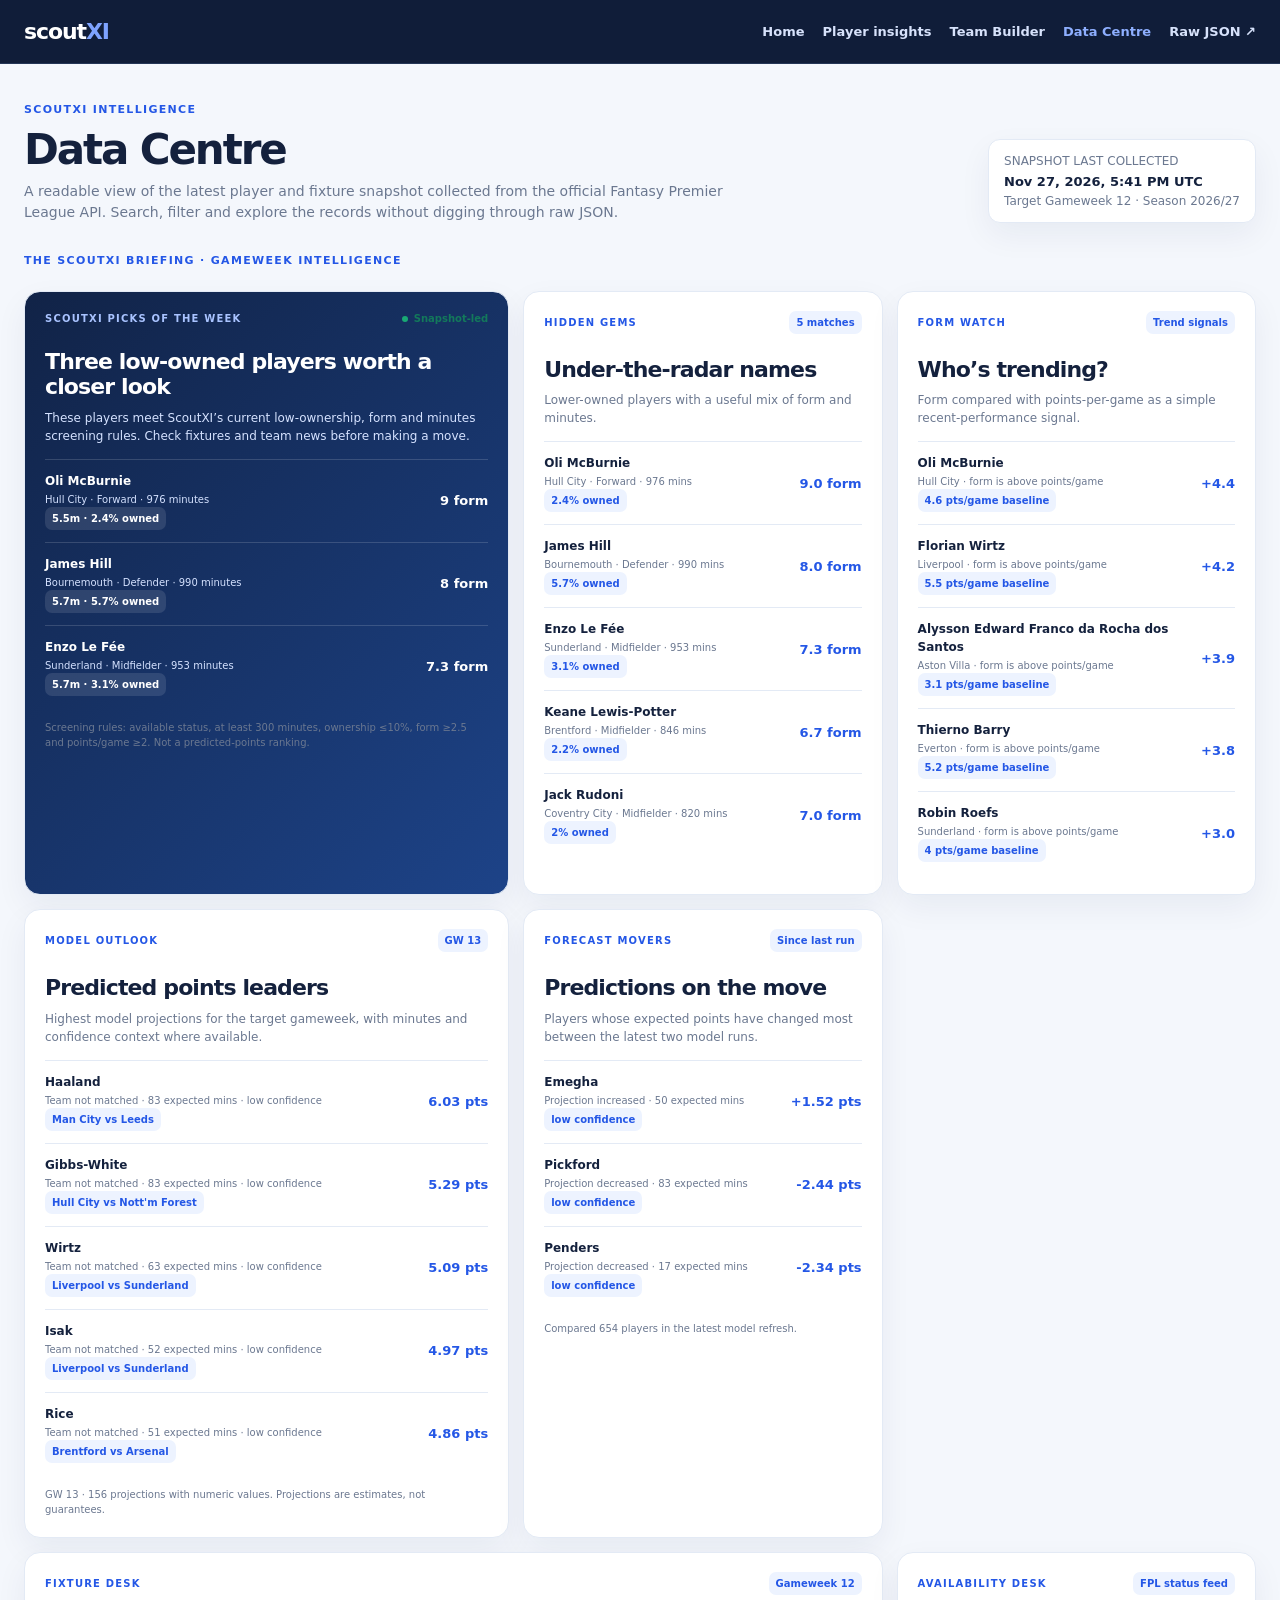
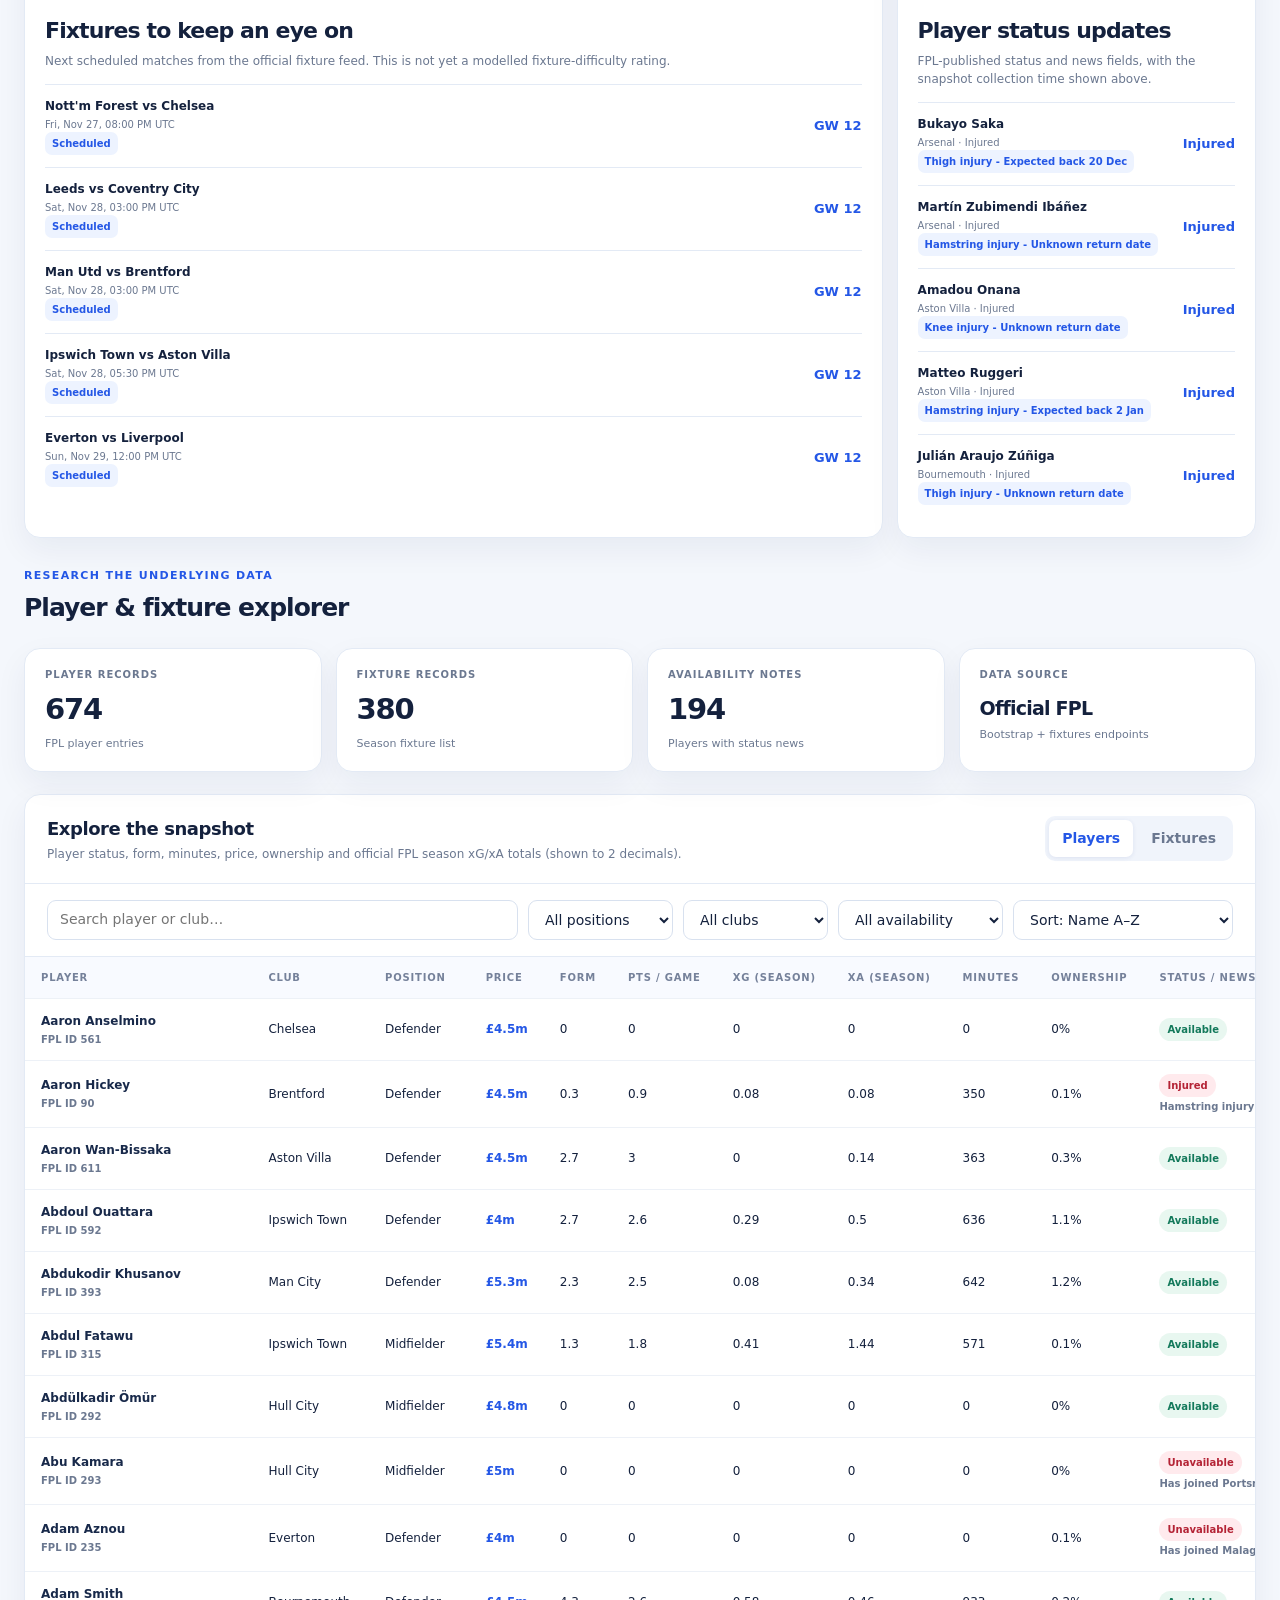
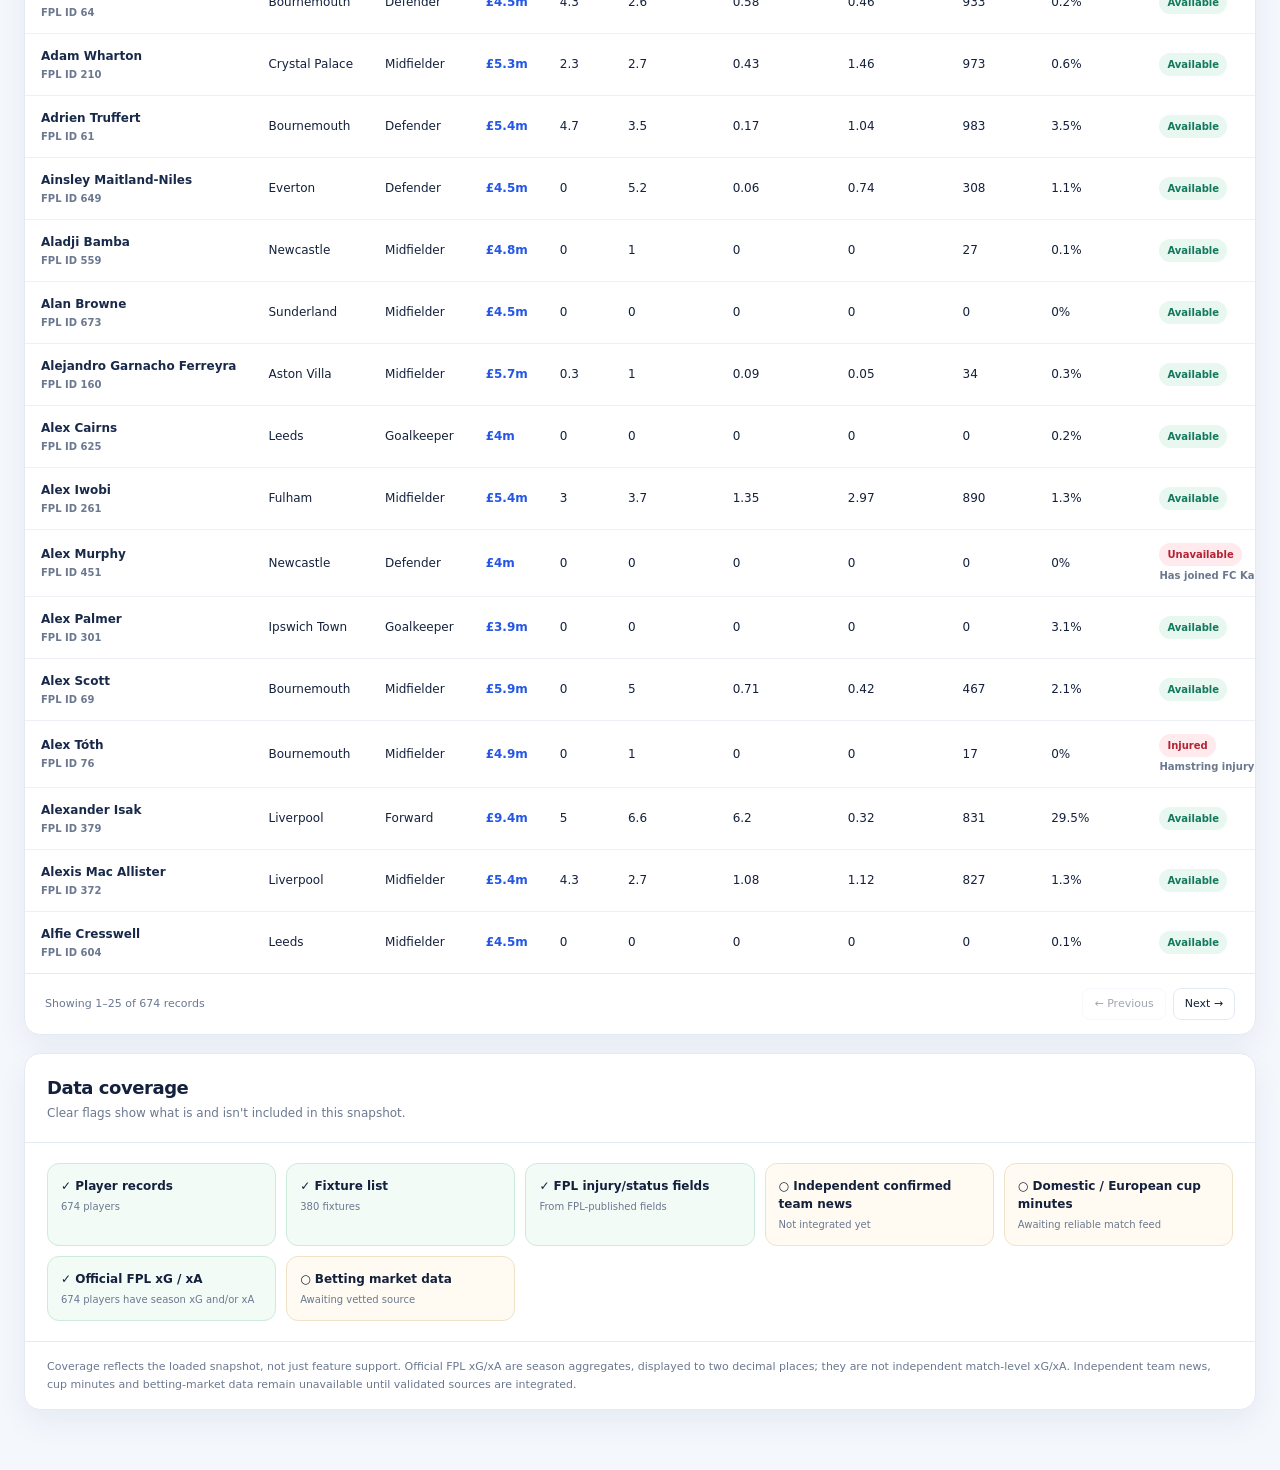
<file: data-centre.html>
<!doctype html>
<html lang="en">
<head>
<meta charset="utf-8">
<meta name="viewport" content="width=device-width,initial-scale=1">
<title>Data Centre · ScoutXI</title>
<meta name="description" content="Explore ScoutXI's latest Fantasy Premier League player and fixture intelligence data.">
<meta name="theme-color" content="#2457e6">
<style>
:root{color-scheme:light;--bg:#f4f7fc;--panel:#fff;--ink:#14213d;--muted:#6b7890;--line:#e3eaf5;--blue:#2457e6;--blue-soft:#edf3ff;--navy:#101d39;--good:#13795b;--warn:#a86500;--bad:#b42335;--shadow:0 12px 32px rgba(20,40,80,.06)}
*{box-sizing:border-box}body{margin:0;background:var(--bg);color:var(--ink);font:14px/1.5 Inter,ui-sans-serif,system-ui,-apple-system,BlinkMacSystemFont,"Segoe UI",sans-serif}a{color:inherit}button,input,select{font:inherit}.topbar{background:var(--navy);color:#fff;border-bottom:1px solid #253657}.nav{max-width:1380px;margin:auto;padding:15px 24px;display:flex;align-items:center;justify-content:space-between;gap:20px}.brand{font-size:22px;font-weight:850;letter-spacing:-.05em;text-decoration:none}.brand span{color:#7ea3ff}.navlinks{display:flex;gap:18px;align-items:center}.navlinks a{color:#d7e2fb;text-decoration:none;font-size:13px;font-weight:650}.navlinks a:hover{color:#fff}.navlinks .active{color:#8eafff}.wrap{max-width:1380px;margin:auto;padding:30px 24px 60px}.hero{display:flex;align-items:flex-end;justify-content:space-between;gap:20px;margin:8px 0 24px}.eyebrow{color:var(--blue);font-size:11px;font-weight:850;text-transform:uppercase;letter-spacing:.12em}.hero h1{font-size:clamp(30px,4vw,42px);letter-spacing:-.05em;line-height:1.1;margin:8px 0}.hero p{max-width:720px;color:var(--muted);margin:0}.updated{flex:0 0 auto;background:#fff;border:1px solid var(--line);border-radius:12px;padding:12px 15px;color:var(--muted);font-size:12px;box-shadow:var(--shadow)}.updated strong{display:block;color:var(--ink);font-size:13px;margin-top:2px}.stats{display:grid;grid-template-columns:repeat(4,minmax(0,1fr));gap:14px;margin:22px 0}.stat,.panel{background:var(--panel);border:1px solid var(--line);border-radius:16px;box-shadow:var(--shadow)}.stat{padding:18px 20px}.stat span{display:block;color:var(--muted);font-size:10px;font-weight:850;letter-spacing:.1em;text-transform:uppercase}.stat strong{display:block;font-size:29px;letter-spacing:-.04em;margin-top:6px}.stat small{color:var(--muted);font-size:11px}.panel{overflow:hidden;margin-top:18px}.panel-head{display:flex;justify-content:space-between;align-items:center;gap:15px;padding:20px 22px;border-bottom:1px solid var(--line)}.panel-head h2{margin:0;font-size:18px;letter-spacing:-.025em}.panel-head p{margin:3px 0 0;color:var(--muted);font-size:12px}.tabs{display:flex;gap:5px;background:#f0f4fb;padding:4px;border-radius:10px}.tab{border:0;background:transparent;padding:8px 13px;border-radius:7px;color:var(--muted);font-weight:750;cursor:pointer}.tab.active{background:#fff;color:var(--blue);box-shadow:0 1px 4px #1e3a8a18}.toolbar{padding:16px 22px;display:flex;gap:10px;flex-wrap:wrap;border-bottom:1px solid var(--line)}.control{min-height:40px;border:1px solid #d8e1ef;border-radius:9px;background:#fff;color:var(--ink);padding:0 12px;outline:none}.control:focus{border-color:var(--blue);box-shadow:0 0 0 3px #2457e61c}.search{flex:1 1 260px}.toolbar select{min-width:145px}.table-wrap{overflow:auto}.data-table{border-collapse:collapse;width:100%;min-width:920px}.data-table th{background:#f8faff;color:#75819a;font-size:10px;text-transform:uppercase;letter-spacing:.08em;font-weight:850;text-align:left;white-space:nowrap}.data-table th,.data-table td{padding:13px 16px;border-bottom:1px solid #edf1f7}.data-table td{font-size:12px;white-space:nowrap}.data-table tbody tr:hover{background:#f7f9ff}.data-table tbody tr:last-child td{border-bottom:0}.name{font-weight:800;color:#18294a}.sub{display:block;color:var(--muted);font-size:10px;font-weight:600;margin-top:2px}.pill{display:inline-flex;padding:4px 8px;border-radius:999px;font-size:10px;font-weight:850;background:#edf2f8;color:#5c6b82}.pill.available{background:#e8f7f0;color:#13795b}.pill.doubt{background:#fff3d9;color:#9b6500}.pill.injured,.pill.unavailable{background:#ffeaed;color:#b42335}.blue{color:var(--blue);font-weight:800}.empty,.loading{padding:36px;text-align:center;color:var(--muted)}.table-footer{display:flex;justify-content:space-between;align-items:center;gap:12px;padding:14px 20px;color:var(--muted);font-size:11px;border-top:1px solid var(--line)}.pager{display:flex;gap:7px}.pager button{border:1px solid var(--line);border-radius:8px;background:#fff;padding:7px 11px;cursor:pointer;color:var(--ink)}.pager button:disabled{opacity:.4;cursor:not-allowed}.coverage{padding:20px 22px}.coverage-grid{display:grid;grid-template-columns:repeat(5,minmax(0,1fr));gap:10px}.coverage-item{border:1px solid var(--line);border-radius:12px;padding:13px;background:#fbfcff}.coverage-item strong{display:block;font-size:12px}.coverage-item span{display:block;color:var(--muted);font-size:10px;margin-top:4px}.coverage-item.yes{border-color:#cdebdc;background:#f3fbf7}.coverage-item.no{border-color:#f0e2c6;background:#fffbf2}.footnote{color:var(--muted);font-size:11px;line-height:1.6;padding:16px 22px;border-top:1px solid var(--line)}.error{background:#fff0f1;color:#9e2333;border:1px solid #ffd0d6;padding:14px 16px;border-radius:12px}.hidden{display:none!important}
@media(max-width:900px){.stats{grid-template-columns:repeat(2,1fr)}.coverage-grid{grid-template-columns:repeat(2,1fr)}.hero{align-items:flex-start;flex-direction:column}.updated{width:100%}.nav{align-items:flex-start;flex-direction:column}.navlinks{flex-wrap:wrap;gap:12px}}
@media(max-width:560px){.wrap{padding:22px 12px 40px}.nav{padding:14px 16px}.navlinks{display:grid;grid-template-columns:repeat(2,1fr);width:100%}.stats{gap:8px}.stat{padding:14px}.stat strong{font-size:24px}.panel-head{align-items:flex-start;flex-direction:column;padding:17px}.toolbar{padding:12px}.toolbar select{flex:1;min-width:120px}.coverage-grid{grid-template-columns:1fr 1fr}.table-footer{align-items:flex-start;flex-direction:column}}

/* Newsroom / weekly intelligence */
.newsroom{display:grid;grid-template-columns:1.35fr 1fr 1fr;gap:14px;margin:22px 0}.story{background:#fff;border:1px solid var(--line);border-radius:16px;overflow:hidden;box-shadow:var(--shadow);min-width:0}.story.primary{background:linear-gradient(135deg,#112347,#1d4388);color:#fff}.story-top{padding:19px 20px 10px;display:flex;justify-content:space-between;align-items:center;gap:8px}.story-label{font-size:10px;font-weight:900;text-transform:uppercase;letter-spacing:.12em;color:var(--blue)}.primary .story-label{color:#a9c3ff}.live-dot{display:inline-flex;align-items:center;gap:6px;font-size:10px;font-weight:800;color:var(--good)}.live-dot:before{content:"";width:6px;height:6px;background:#19a974;border-radius:50%}.story-body{padding:8px 20px 20px}.story h2{font-size:22px;line-height:1.15;letter-spacing:-.04em;margin:5px 0 9px}.story p{font-size:12px;color:var(--muted);margin:0 0 14px}.primary p{color:#d5e2ff}.story-list{display:grid;gap:0}.story-item{display:grid;grid-template-columns:1fr auto;gap:12px;align-items:center;padding:12px 0;border-top:1px solid var(--line)}.primary .story-item{border-color:#ffffff26}.story-item strong{font-size:12px;display:block}.story-item small{display:block;color:var(--muted);font-size:10px;margin-top:3px;line-height:1.4}.primary .story-item small{color:#d5e2ff}.metric{font-size:13px;font-weight:900;color:var(--blue);white-space:nowrap}.primary .metric{color:#fff}.story-chip{display:inline-flex;background:var(--blue-soft);color:var(--blue);border-radius:7px;padding:4px 7px;font-size:10px;font-weight:850}.primary .story-chip{background:#ffffff1c;color:#fff}.story-wide{grid-column:span 2}.story-meta{font-size:10px;color:var(--muted);margin-top:12px}.news-empty{font-size:12px;color:var(--muted);padding:12px 0}.section-kicker{margin:30px 0 0;font-size:11px;color:var(--blue);font-weight:900;text-transform:uppercase;letter-spacing:.12em}.explorer-title{margin:4px 0 0;font-size:25px;letter-spacing:-.04em}
@media(max-width:980px){.newsroom{grid-template-columns:1fr 1fr}.story.primary{grid-column:span 2}}@media(max-width:600px){.newsroom{grid-template-columns:1fr}.story.primary{grid-column:span 1}.story h2{font-size:20px}}

</style>
</head>
<body>
<header class="topbar"><div class="nav"><a class="brand" href="index.html">scout<span>XI</span></a><nav class="navlinks"><a href="index.html">Home</a><a href="index.html#players">Player insights</a><a href="index.html#team-builder">Team Builder</a><a class="active" href="data-centre.html">Data Centre</a><a href="intelligence_snapshot.json">Raw JSON ↗</a></nav></div></header>
<main class="wrap">
<section class="hero"><div><div class="eyebrow">ScoutXI intelligence</div><h1>Data Centre</h1><p>A readable view of the latest player and fixture snapshot collected from the official Fantasy Premier League API. Search, filter and explore the records without digging through raw JSON.</p></div><div class="updated">SNAPSHOT LAST COLLECTED<strong id="updated">Loading timestamp…</strong><span id="gw">Checking gameweek…</span></div></section>
<div id="error" class="error hidden"></div>

<div class="section-kicker">The ScoutXI briefing · Gameweek intelligence</div>
<section class="newsroom" aria-label="Weekly ScoutXI intelligence">
  <article class="story primary">
    <div class="story-top"><span class="story-label">ScoutXI picks of the week</span><span class="live-dot">Snapshot-led</span></div>
    <div class="story-body"><h2 id="leadTitle">Finding this week’s opportunities…</h2><p id="leadIntro">Scanning the latest official FPL data for low-owned players with meaningful minutes and promising form.</p><div id="leadStories" class="story-list"><div class="news-empty">Loading weekly briefing…</div></div><div id="leadMeta" class="story-meta">Rankings are indicators, not guaranteed points.</div></div>
  </article>
  <article class="story">
    <div class="story-top"><span class="story-label">Hidden gems</span><span class="story-chip" id="gemCount">Scanning</span></div>
    <div class="story-body"><h2>Under-the-radar names</h2><p>Lower-owned players with a useful mix of form and minutes.</p><div id="gemStories" class="story-list"><div class="news-empty">Building shortlist…</div></div></div>
  </article>
  <article class="story">
    <div class="story-top"><span class="story-label">Form watch</span><span class="story-chip">Trend signals</span></div>
    <div class="story-body"><h2>Who’s trending?</h2><p>Form compared with points-per-game as a simple recent-performance signal.</p><div id="riserStories" class="story-list"><div class="news-empty">Checking form…</div></div></div>
  </article>

  <article class="story">
    <div class="story-top"><span class="story-label">Model outlook</span><span class="story-chip" id="forecastGw">Current forecast</span></div>
    <div class="story-body"><h2>Predicted points leaders</h2><p>Highest model projections for the target gameweek, with minutes and confidence context where available.</p><div id="modelStories" class="story-list"><div class="news-empty">Loading model forecasts…</div></div><div class="story-meta" id="modelMeta">Uses ScoutXI's published prediction output.</div></div>
  </article>
  <article class="story">
    <div class="story-top"><span class="story-label">Forecast movers</span><span class="story-chip">Since last run</span></div>
    <div class="story-body"><h2>Predictions on the move</h2><p>Players whose expected points have changed most between the latest two model runs.</p><div id="moverStories" class="story-list"><div class="news-empty">Checking prediction changes…</div></div><div class="story-meta" id="moverMeta">Changes show model revisions, not guaranteed future performance.</div></div>
  </article>

  <article class="story story-wide">
    <div class="story-top"><span class="story-label">Fixture desk</span><span class="story-chip" id="fixtureDeskGw">Upcoming fixtures</span></div>
    <div class="story-body"><h2>Fixtures to keep an eye on</h2><p>Next scheduled matches from the official fixture feed. This is not yet a modelled fixture-difficulty rating.</p><div id="fixtureStories" class="story-list"><div class="news-empty">Loading fixture desk…</div></div></div>
  </article>
  <article class="story">
    <div class="story-top"><span class="story-label">Availability desk</span><span class="story-chip">FPL status feed</span></div>
    <div class="story-body"><h2>Player status updates</h2><p>FPL-published status and news fields, with the snapshot collection time shown above.</p><div id="newsStories" class="story-list"><div class="news-empty">Checking player news…</div></div></div>
  </article>
</section>
<div class="section-kicker">Research the underlying data</div><h2 class="explorer-title">Player & fixture explorer</h2>

<section class="stats">
<div class="stat"><span>Player records</span><strong id="playerCount">—</strong><small>FPL player entries</small></div>
<div class="stat"><span>Fixture records</span><strong id="fixtureCount">—</strong><small>Season fixture list</small></div>
<div class="stat"><span>Availability notes</span><strong id="availabilityCount">—</strong><small>Players with status news</small></div>
<div class="stat"><span>Data source</span><strong style="font-size:19px;margin-top:12px">Official FPL</strong><small>Bootstrap + fixtures endpoints</small></div>
</section>
<section class="panel">
<div class="panel-head"><div><h2>Explore the snapshot</h2><p id="recordSubtitle">Load the snapshot to explore its records.</p></div><div class="tabs" role="tablist"><button class="tab active" id="playersTab" role="tab" aria-selected="true">Players</button><button class="tab" id="fixturesTab" role="tab" aria-selected="false">Fixtures</button></div></div>
<div id="playerControls" class="toolbar">
<input class="control search" id="playerSearch" placeholder="Search player or club…" aria-label="Search players or clubs">
<select class="control" id="positionFilter" aria-label="Filter position"><option value="">All positions</option><option value="1">Goalkeepers</option><option value="2">Defenders</option><option value="3">Midfielders</option><option value="4">Forwards</option></select>
<select class="control" id="teamFilter" aria-label="Filter club"><option value="">All clubs</option></select>
<select class="control" id="statusFilter" aria-label="Filter player status"><option value="">All availability</option><option value="a">Available</option><option value="d">Doubtful</option><option value="i">Injured</option><option value="s">Suspended</option><option value="u">Unavailable / left</option></select>
<select class="control" id="sortPlayers" aria-label="Sort players"><option value="name">Sort: Name A–Z</option><option value="price-desc">Price: high to low</option><option value="price-asc">Price: low to high</option><option value="form-desc">Form: high to low</option><option value="minutes-desc">Minutes: high to low</option><option value="ownership-desc">Ownership: high to low</option><option value="ppg-desc">Points/game: high to low</option></select>
</div>
<div id="fixtureControls" class="toolbar hidden">
<input class="control search" id="fixtureSearch" placeholder="Search home or away club…" aria-label="Search fixtures">
<select class="control" id="gameweekFilter" aria-label="Filter gameweek"><option value="">All gameweeks</option></select>
<select class="control" id="fixtureTeamFilter" aria-label="Filter fixture team"><option value="">All clubs</option></select>
<select class="control" id="fixtureSort" aria-label="Sort fixtures"><option value="date">Kick-off: earliest first</option><option value="gw">Gameweek: low to high</option></select>
</div>
<div class="table-wrap"><table class="data-table"><thead id="tableHead"></thead><tbody id="tableBody"><tr><td class="loading" colspan="8">Loading ScoutXI snapshot…</td></tr></tbody></table></div>
<div class="table-footer"><span id="resultCount">Preparing data…</span><div class="pager"><button id="prevPage" disabled>← Previous</button><button id="nextPage" disabled>Next →</button></div></div>
</section>
<section class="panel"><div class="panel-head"><div><h2>Data coverage</h2><p>Clear flags show what is and isn't included in this snapshot.</p></div></div><div class="coverage"><div class="coverage-grid" id="coverageGrid"></div></div><div class="footnote" id="coverageNote">Coverage notes will appear when the snapshot loads.</div></section>
</main>
<script>
(function(){
const $=id=>document.getElementById(id);let snapshot=null,predictions=null,audit=null,mode='players',page=0,pageSize=25,playerRows=[],fixtureRows=[];
const esc=value=>String(value??'—').replace(/[&<>"']/g,c=>({'&':'&amp;','<':'&lt;','>':'&gt;','"':'&quot;',"'":'&#39;'}[c]));
const num=(v,d=1)=>v===null||v===undefined||v===''?'—':Number(v).toLocaleString(undefined,{maximumFractionDigits:d});
const pos={1:'Goalkeeper',2:'Defender',3:'Midfielder',4:'Forward'};
const statusLabel={a:'Available',d:'Doubtful',i:'Injured',s:'Suspended',u:'Unavailable'};
function statusClass(s){return s==='a'?'available':s==='d'?'doubt':(['i','s'].includes(s)?'injured':'unavailable')}
function fillSelect(id,values){const el=$(id);[...new Set(values.filter(Boolean))].sort((a,b)=>String(a).localeCompare(String(b))).forEach(v=>{const o=document.createElement('option');o.value=v;o.textContent=v;el.appendChild(o)})}
function currentRows(){if(mode==='players'){let rows=[...playerRows];const q=$('playerSearch').value.trim().toLowerCase(),p=$('positionFilter').value,t=$('teamFilter').value,s=$('statusFilter').value,sort=$('sortPlayers').value;rows=rows.filter(x=>(!q||String(x.name+' '+x.team).toLowerCase().includes(q))&&(!p||String(x.position_id)===p)&&(!t||x.team===t)&&(!s||x.status===s));const keys={'price-desc':['price',-1],'price-asc':['price',1],'form-desc':['form',-1],'minutes-desc':['minutes',-1],'ownership-desc':['ownership_percent',-1],'ppg-desc':['points_per_game',-1]};if(keys[sort]){const [k,d]=keys[sort];rows.sort((a,b)=>(Number(a[k]||0)-Number(b[k]||0))*d)}else rows.sort((a,b)=>String(a.name).localeCompare(String(b.name)));return rows}
let rows=[...fixtureRows];const q=$('fixtureSearch').value.trim().toLowerCase(),gw=$('gameweekFilter').value,t=$('fixtureTeamFilter').value,sort=$('fixtureSort').value;rows=rows.filter(x=>(!q||String(x.home_team+' '+x.away_team).toLowerCase().includes(q))&&(!gw||String(x.gameweek)===gw)&&(!t||x.home_team===t||x.away_team===t));rows.sort((a,b)=>sort==='gw'?(a.gameweek-b.gameweek||String(a.kickoff_time).localeCompare(String(b.kickoff_time))):String(a.kickoff_time||'').localeCompare(String(b.kickoff_time||'')));return rows}
function render(){const rows=currentRows(),start=page*pageSize,visible=rows.slice(start,start+pageSize);$('resultCount').textContent=rows.length?('Showing '+(start+1)+'–'+Math.min(start+pageSize,rows.length)+' of '+rows.length.toLocaleString()+' records'):'No records match these filters';$('prevPage').disabled=page===0;$('nextPage').disabled=start+pageSize>=rows.length;$('recordSubtitle').textContent=mode==='players'?'Player status, form, minutes, price, ownership and official FPL season xG/xA totals (shown to 2 decimals).':'Season fixtures, kickoff times and home/away teams.';if(mode==='players'){$('tableHead').innerHTML='<tr><th>Player</th><th>Club</th><th>Position</th><th>Price</th><th>Form</th><th>Pts / game</th><th>xG (season)</th><th>xA (season)</th><th>Minutes</th><th>Ownership</th><th>Status / news</th></tr>';if(!visible.length){$('tableBody').innerHTML='<tr><td colspan="11" class="empty">No players found. Try changing your filters.</td></tr>';return}$('tableBody').innerHTML=visible.map(x=>'<tr><td><span class="name">'+esc(x.name)+'</span><span class="sub">FPL ID '+esc(x.id)+'</span></td><td>'+esc(x.team)+'</td><td>'+esc(pos[x.position_id]||'Unknown')+'</td><td class="blue">£'+num(x.price,1)+'m</td><td>'+num(x.form)+'</td><td>'+num(x.points_per_game)+'</td><td>'+num(x.expected_goals,2)+'</td><td>'+num(x.expected_assists,2)+'</td><td>'+num(x.minutes,0)+'</td><td>'+num(x.ownership_percent)+'%</td><td><span class="pill '+statusClass(x.status)+'">'+esc(statusLabel[x.status]||'Unknown')+'</span>'+(x.news?'<span class="sub">'+esc(x.news)+'</span>':'')+'</td></tr>').join('')}else{$('tableHead').innerHTML='<tr><th>Gameweek</th><th>Kick-off (UTC)</th><th>Home team</th><th></th><th>Away team</th><th>Status</th><th>Fixture ID</th></tr>';if(!visible.length){$('tableBody').innerHTML='<tr><td colspan="7" class="empty">No fixtures found. Try changing your filters.</td></tr>';return}$('tableBody').innerHTML=visible.map(x=>{let date=x.kickoff_time?new Date(x.kickoff_time).toLocaleString(undefined,{day:'2-digit',month:'short',year:'numeric',hour:'2-digit',minute:'2-digit',timeZone:'UTC'}):'TBC';let status=x.finished?'Finished':x.started?'Started':'Scheduled';return '<tr><td><span class="pill">GW '+esc(x.gameweek)+'</span></td><td>'+esc(date)+'</td><td class="name">'+esc(x.home_team)+'</td><td style="color:#8b98ad;font-weight:800">VS</td><td class="name">'+esc(x.away_team)+'</td><td>'+esc(status)+'</td><td class="sub">'+esc(x.id)+'</td></tr>'}).join('')}}
function setMode(next){mode=next;page=0;$('playersTab').classList.toggle('active',mode==='players');$('fixturesTab').classList.toggle('active',mode==='fixtures');$('playersTab').setAttribute('aria-selected',String(mode==='players'));$('fixturesTab').setAttribute('aria-selected',String(mode==='fixtures'));$('playerControls').classList.toggle('hidden',mode!=='players');$('fixtureControls').classList.toggle('hidden',mode!=='fixtures');render()}

function storyItem(title,detail,metric,chip){return '<div class="story-item"><div><strong>'+esc(title)+'</strong><small>'+esc(detail)+'</small>'+(chip?'<span class="story-chip">'+esc(chip)+'</span>':'')+'</div><span class="metric">'+esc(metric)+'</span></div>'}
function renderNewsroom(){
 const active=playerRows.filter(p=>p.status==='a'&&Number(p.minutes||0)>=300);
 const gems=active.filter(p=>Number(p.ownership_percent||0)<=10&&Number(p.form||0)>=2.5&&Number(p.points_per_game||0)>=2).sort((a,b)=>(Number(b.form||0)*.6+Number(b.points_per_game||0)*.4)-(Number(a.form||0)*.6+Number(a.points_per_game||0)*.4)).slice(0,5);
 const trend=active.filter(p=>Number(p.minutes||0)>=300&&Number(p.form||0)>=3&&Number(p.form||0)>Number(p.points_per_game||0)+0.5).sort((a,b)=>(Number(b.form||0)-Number(b.points_per_game||0))-(Number(a.form||0)-Number(a.points_per_game||0))).slice(0,5);
 $('gemCount').textContent=gems.length+' matches';
 $('gemStories').innerHTML=gems.length?gems.map(p=>storyItem(p.name,p.team+' · '+pos[p.position_id]+' · '+num(p.minutes,0)+' mins',Number(p.form||0).toFixed(1)+' form',num(p.ownership_percent)+'% owned')).join(''):'<div class="news-empty">No players currently meet the shortlist rules. The list will refresh with the next snapshot.</div>';
 $('riserStories').innerHTML=trend.length?trend.map(p=>storyItem(p.name,p.team+' · form is above points/game',('+'+(Number(p.form||0)-Number(p.points_per_game||0)).toFixed(1)),num(p.points_per_game)+' pts/game baseline')).join(''):'<div class="news-empty">No clear form-watch signals in the current snapshot.</div>';
 const top=gems.slice(0,3);
 $('leadTitle').textContent=top.length?'Three low-owned players worth a closer look':'This week’s opportunity scan';
 $('leadIntro').textContent=top.length?'These players meet ScoutXI’s current low-ownership, form and minutes screening rules. Check fixtures and team news before making a move.':'We’ll surface candidates when the latest data meets the screening rules; no names are invented to fill the page.';
 $('leadStories').innerHTML=top.length?top.map(p=>storyItem(p.name,p.team+' · '+pos[p.position_id]+' · '+num(p.minutes,0)+' minutes',num(p.form)+' form',num(p.price)+'m · '+num(p.ownership_percent)+'% owned')).join(''):'<div class="news-empty">No qualifying hidden gems in the current data.</div>';
 $('leadMeta').textContent='Screening rules: available status, at least 300 minutes, ownership ≤10%, form ≥2.5 and points/game ≥2. Not a predicted-points ranking.';
 const gw=Number(snapshot.target_gameweek),next=fixtureRows.filter(f=>f.gameweek===gw&&!f.finished).sort((a,b)=>String(a.kickoff_time||'').localeCompare(String(b.kickoff_time||''))).slice(0,5);
 $('fixtureDeskGw').textContent='Gameweek '+(Number.isFinite(gw)&&gw?gw:'—');
 $('fixtureStories').innerHTML=next.length?next.map(f=>{const d=f.kickoff_time?new Date(f.kickoff_time).toLocaleString(undefined,{weekday:'short',day:'numeric',month:'short',hour:'2-digit',minute:'2-digit',timeZone:'UTC'})+' UTC':'Kick-off TBC';return storyItem(f.home_team+' vs '+f.away_team,d,'GW '+(f.gameweek??'—'),f.started?'Started':'Scheduled')}).join(''):'<div class="news-empty">No upcoming fixtures are listed for the target gameweek in this snapshot.</div>';
 const notes=playerRows.filter(p=>p.news&&p.news.trim()&&p.status!=='a').sort((a,b)=>{const rank={i:0,s:1,d:2,u:3};return (rank[a.status]??4)-(rank[b.status]??4)}).slice(0,5);
 $('newsStories').innerHTML=notes.length?notes.map(p=>storyItem(p.name,p.team+' · '+(statusLabel[p.status]||'Status update'),p.status==='i'?'Injured':p.status==='d'?'Doubtful':p.status==='s'?'Suspended':'Unavailable',p.news)).join(''):'<div class="news-empty">No non-available player news is present in the current snapshot.</div>';
}

function normalizeName(value){return String(value||'').toLowerCase().normalize('NFD').replace(/[\\u0300-\\u036f]/g,'').replace(/[^a-z0-9]/g,'')}
function renderPredictionNewsroom(){
 const all=predictions&&Array.isArray(predictions.all_players)?predictions.all_players:[];
 const gw=(predictions&&predictions.gameweek)||snapshot.target_gameweek;
 $('forecastGw').textContent='GW '+(gw??'—');
 if(!all.length){$('modelStories').innerHTML='<div class="news-empty">Model forecasts are not available. The prediction file may be missing or still updating.</div>';$('modelMeta').textContent='Forecast data unavailable';}
 else{
  const eligible=all.filter(p=>Number.isFinite(Number(p.prediction))&&(p.expected_minutes==null||Number(p.expected_minutes)>=45));
  eligible.sort((a,b)=>Number(b.prediction)-Number(a.prediction));
  $('modelStories').innerHTML=eligible.slice(0,5).map(p=>{const match=playerRows.find(s=>normalizeName(s.name)===normalizeName(p.name));const club=p.team||p.team_name||(match&&match.team)||'Team not matched';const context=[club,p.expected_minutes!=null?Math.round(Number(p.expected_minutes))+' expected mins':null,p.confidence?String(p.confidence)+' confidence':null].filter(Boolean).join(' · ');return storyItem(p.name,context,Number(p.prediction).toFixed(2)+' pts',p.fixture_home&&p.fixture_away?p.fixture_home+' vs '+p.fixture_away:(p.fixture?String(p.fixture):''))}).join('')||'<div class="news-empty">No eligible model projections found.</div>';
  $('modelMeta').textContent='GW '+(gw??'—')+' · '+eligible.length+' projections with numeric values'+(predictions.generated_at?' · Updated '+predictions.generated_at:'')+'. Projections are estimates, not guarantees.';
 }
 const changes=audit&&Array.isArray(audit.largest_changes)?audit.largest_changes:[];
 const movers=changes.filter(x=>Number.isFinite(Number(x.change))).sort((a,b)=>Number(b.change)-Number(a.change));
 const rises=movers.filter(x=>Number(x.change)>0).slice(0,3),falls=movers.filter(x=>Number(x.change)<0).sort((a,b)=>Number(a.change)-Number(b.change)).slice(0,2);
 const display=[...rises,...falls];
 $('moverStories').innerHTML=display.length?display.map(p=>storyItem(p.name,(p.change>0?'Projection increased':'Projection decreased')+(p.expected_minutes!=null?' · '+Math.round(Number(p.expected_minutes))+' expected mins':''),(p.change>0?'+':'')+Number(p.change).toFixed(2)+' pts',(p.new_confidence||p.old_confidence||'')+' confidence')).join(''):'<div class="news-empty">No comparison available yet, or the audit has no material changes.</div>';
 $('moverMeta').textContent=audit&&audit.comparison_available?'Compared '+(audit.players_compared||0)+' players in the latest model refresh.':'A previous prediction run is required to show forecast changes.';
}
function renderCoverage(c){const populated=playerRows.filter(p=>(p.expected_goals!==null&&p.expected_goals!==undefined&&p.expected_goals!=='')||(p.expected_assists!==null&&p.expected_assists!==undefined&&p.expected_assists!==''));const hasXg=populated.length>0;const items=[['Player records',playerRows.length>0,playerRows.length.toLocaleString()+' players'],['Fixture list',fixtureRows.length>0,fixtureRows.length.toLocaleString()+' fixtures'],['FPL injury/status fields',!!c.injury_status_fields,'From FPL-published fields'],['Independent confirmed team news',!!c.confirmed_team_news,c.confirmed_team_news?'Integrated':'Not integrated yet'],['Domestic / European cup minutes',!!c.cup_appearances,c.cup_appearances?'Integrated':'Awaiting reliable match feed'],['Official FPL xG / xA',hasXg,hasXg?populated.length+' players have season xG and/or xA':'Not populated in this snapshot'],['Betting market data',!!c.betting_market_data,c.betting_market_data?'Integrated':'Awaiting vetted source']];$('coverageGrid').innerHTML=items.map(i=>'<div class="coverage-item '+(i[1]?'yes':'no')+'"><strong>'+(i[1]?'✓ ':'○ ')+esc(i[0])+'</strong><span>'+esc(i[2])+'</span></div>').join('');$('coverageNote').textContent='Coverage reflects the loaded snapshot, not just feature support. Official FPL xG/xA are season aggregates, displayed to two decimal places; they are not independent match-level xG/xA. Independent team news, cup minutes and betting-market data remain unavailable until validated sources are integrated.'}
async function init(){try{const response=await fetch('intelligence_snapshot.json?cache='+(Date.now()),{cache:'no-store'});if(!response.ok)throw new Error('Snapshot request returned '+response.status+'. Check that intelligence_snapshot.json is published on the main branch.');snapshot=await response.json();playerRows=Array.isArray(snapshot.players)?snapshot.players:[];fixtureRows=Array.isArray(snapshot.fixtures)?snapshot.fixtures:[];$('updated').textContent=snapshot.collected_at?new Date(snapshot.collected_at).toLocaleString(undefined,{dateStyle:'medium',timeStyle:'short',timeZone:'UTC'})+' UTC':'Timestamp unavailable';$('gw').textContent='Target Gameweek '+(snapshot.target_gameweek??'—')+' · Season '+(snapshot.season||'—');$('playerCount').textContent=playerRows.length.toLocaleString();$('fixtureCount').textContent=fixtureRows.length.toLocaleString();$('availabilityCount').textContent=playerRows.filter(x=>x.news).length.toLocaleString();fillSelect('teamFilter',playerRows.map(x=>x.team));fillSelect('fixtureTeamFilter',[...fixtureRows.map(x=>x.home_team),...fixtureRows.map(x=>x.away_team)]);[...new Set(fixtureRows.map(x=>x.gameweek).filter(x=>x!==null&&x!==undefined))].sort((a,b)=>a-b).forEach(g=>{const o=document.createElement('option');o.value=g;o.textContent='Gameweek '+g;$('gameweekFilter').appendChild(o)});renderCoverage(snapshot.coverage||{});renderNewsroom();render();try{const [p,a]=await Promise.all([fetch('predictions.json?cache='+Date.now(),{cache:'no-store'}),fetch('prediction_audit.json?cache='+Date.now(),{cache:'no-store'})]);if(p.ok)predictions=await p.json();if(a.ok)audit=await a.json();renderPredictionNewsroom()}catch(e){renderPredictionNewsroom()}}catch(err){$('error').classList.remove('hidden');$('error').textContent='Could not load the snapshot: '+err.message;$('tableBody').innerHTML='<tr><td colspan="9" class="empty">The data file could not be loaded.</td></tr>';$('recordSubtitle').textContent='Snapshot unavailable';$('resultCount').textContent='No data loaded'}}
['playerSearch','positionFilter','teamFilter','statusFilter','sortPlayers','fixtureSearch','gameweekFilter','fixtureTeamFilter','fixtureSort'].forEach(id=>$(id).addEventListener('input',()=>{page=0;render()}));$('playersTab').addEventListener('click',()=>setMode('players'));$('fixturesTab').addEventListener('click',()=>setMode('fixtures'));$('prevPage').addEventListener('click',()=>{page=Math.max(0,page-1);render()});$('nextPage').addEventListener('click',()=>{page++;render()});init();
})();
</script>
</body></html>
</file>
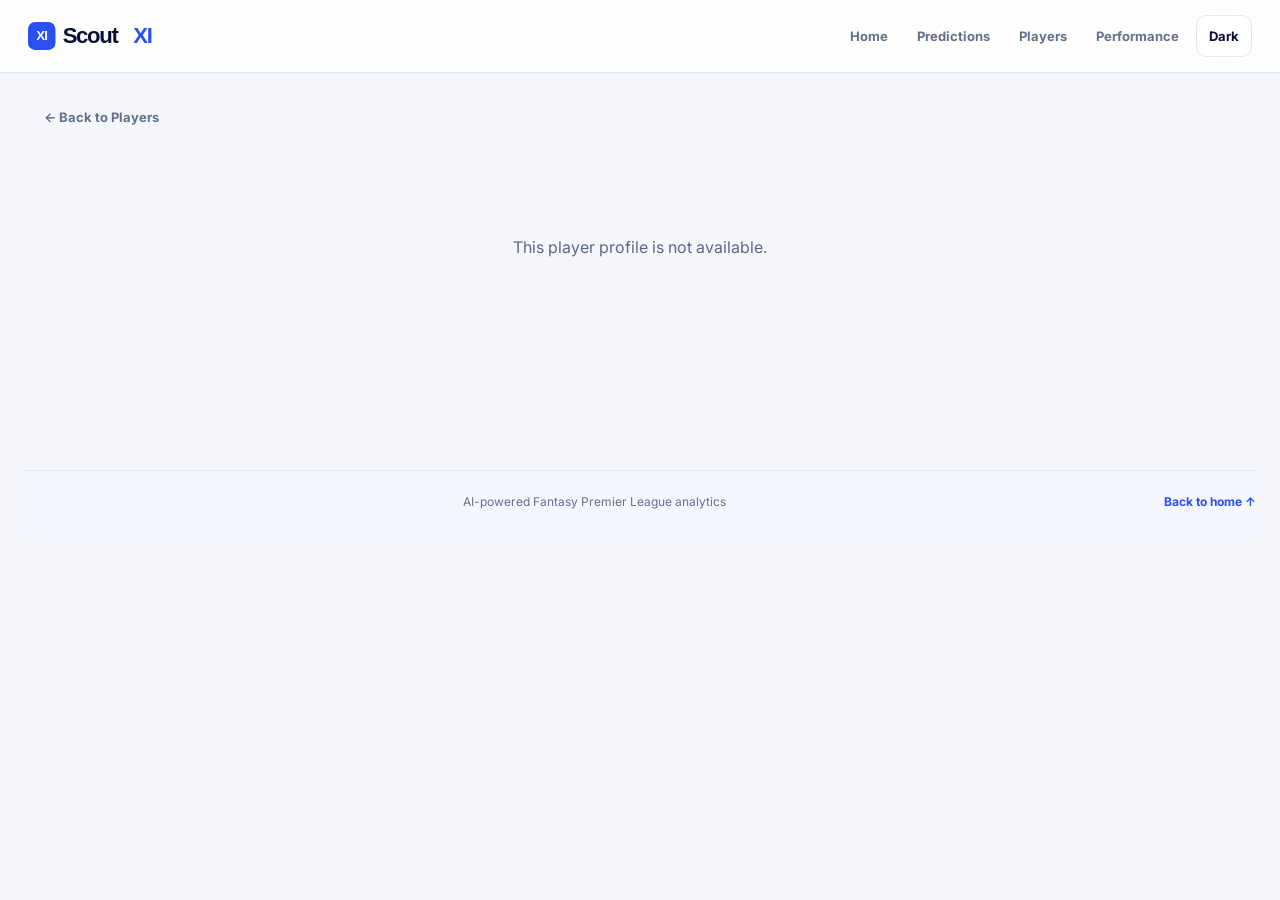
<file: player.html>
<!DOCTYPE html>
<html lang="en">
<head>
    <meta charset="UTF-8">
    <meta name="viewport" content="width=device-width, initial-scale=1.0">
    <title>Player Profile · ScoutXI</title>
    <meta name="description" content="Explore player predictions, form, underlying stats and upcoming fixtures with ScoutXI FPL analytics.">
    <meta property="og:type" content="website">
    <meta property="og:title" content="Player Profiles · ScoutXI">
    <meta property="og:description" content="AI-powered Fantasy Premier League analytics, player insights and smarter squad planning.">
    <meta property="og:url" content="https://jahkseh.github.io/ai-fpl-predictor/">
    <meta property="og:image" content="https://jahkseh.github.io/ai-fpl-predictor/social-preview.svg">
    <meta name="twitter:card" content="summary_large_image">
    <meta name="twitter:image" content="https://jahkseh.github.io/ai-fpl-predictor/social-preview.svg">
    <meta name="theme-color" content="#2B50F0">
    <link rel="icon" type="image/svg+xml" href="assets/scoutxi-icon.svg">
    <style>
        * {
            box-sizing: border-box;
            margin: 0;
            padding: 0;
        }

        :root {
            --bg: #0b1220;
            --surface: #111827;
            --surface-raised: #141e30;
            --surface-soft: #162033;
            --border: #243047;
            --border-soft: rgba(148, 163, 184, .14);
            --text: #e5e7eb;
            --text-muted: #94a3b8;
            --text-soft: #b8c3d3;
            --accent: #5b8cff;
            --accent-hover: #155eef;
            --hero: #0f172a;
            --header: #0f172a;
            --footer: #0f172a;
        }

        body {
            font-family: Arial, Helvetica, sans-serif;
            background:
                radial-gradient(circle at 50% -10%, rgba(91, 140, 255, .10), transparent 34%),
                var(--bg);
            color: var(--text);
            min-height: 100vh;
        }

        a {
            color: inherit;
        }

        header {
            background: rgba(15, 23, 42, .96);
            color: white;
            padding: 20px 40px;
            border-bottom: 1px solid rgba(255, 255, 255, .05);
        }

        .navbar {
            max-width: 1200px;
            margin: 0 auto;
            display: flex;
            justify-content: space-between;
            align-items: center;
            gap: 20px;
        }

        .logo {
            font-size: 24px;
            font-weight: 700;
        }

        .logo span {
            color: var(--accent);
        }

        nav {
            display: flex;
            align-items: center;
            gap: 24px;
        }

        nav a {
            color: #dbe3ee;
            text-decoration: none;
            font-size: 15px;
            transition: color .2s ease;
        }

        nav a:hover {
            color: var(--accent);
        }

        .theme-toggle {
            padding: 8px 12px;
            border: 1px solid #334155;
            border-radius: 20px;
            background: transparent;
            color: white;
            font-size: 13px;
            font-weight: 600;
            cursor: pointer;
            transition: background .2s ease, border-color .2s ease;
        }

        .theme-toggle:hover {
            background: rgba(255, 255, 255, .06);
            border-color: var(--accent);
        }

        main {
            max-width: 1080px;
            margin: 0 auto;
            padding: 42px 20px 80px;
        }

        .back-link {
            display: inline-flex;
            align-items: center;
            gap: 8px;
            margin-bottom: 22px;
            color: var(--text-muted);
            text-decoration: none;
            font-size: 13px;
            font-weight: 800;
            letter-spacing: .02em;
            transition: color .2s ease;
        }

        .back-link:hover {
            color: var(--accent);
        }

        .profile-shell {
            position: relative;
            overflow: hidden;
            border: 1px solid var(--border);
            border-radius: 24px;
            background: var(--surface);
            box-shadow: 0 24px 60px rgba(0, 0, 0, .22);
        }

        .profile-hero {
            position: relative;
            min-height: 310px;
            padding: 42px;
            display: grid;
            grid-template-columns: minmax(0, 1fr) 300px;
            align-items: center;
            gap: 42px;
            overflow: hidden;
            background:
                radial-gradient(circle at 82% 50%, rgba(91, 140, 255, .16), transparent 28%),
                linear-gradient(135deg, #0f172a 0%, #101a2c 55%, #0d1727 100%);
            color: white;
        }

        .profile-hero::before {
            content: "";
            position: absolute;
            inset: 24px 38% 24px 38px;
            border: 1px solid rgba(255, 255, 255, .07);
            border-radius: 18px;
            background:
                linear-gradient(
                    to right,
                    transparent 49.8%,
                    rgba(255, 255, 255, .05) 50%,
                    transparent 50.2%
                );
            pointer-events: none;
        }

        .profile-hero::after {
            content: "";
            position: absolute;
            width: 150px;
            height: 150px;
            left: 46%;
            top: 50%;
            border: 1px solid rgba(255, 255, 255, .06);
            border-radius: 50%;
            transform: translate(-50%, -50%);
            pointer-events: none;
        }

        .hero-copy,
        .hero-projection {
            position: relative;
            z-index: 1;
        }

        .profile-kicker {
            display: inline-flex;
            align-items: center;
            gap: 8px;
            margin-bottom: 16px;
            color: #b7caff;
            font-size: 11px;
            font-weight: 800;
            letter-spacing: .11em;
            text-transform: uppercase;
        }

        .profile-kicker::before {
            content: "";
            width: 7px;
            height: 7px;
            border-radius: 50%;
            background: var(--accent);
            box-shadow: 0 0 0 5px rgba(91, 140, 255, .10);
        }

        .model-graphic {
            width: 190px;
            height: 120px;
            display: block;
            margin-top: 22px;
            opacity: .95;
        }

        .model-graphic .line {
            fill: none;
            stroke: rgba(148, 163, 184, .28);
            stroke-width: 1.2;
        }

        .model-graphic .line-accent {
            fill: none;
            stroke: var(--accent);
            stroke-width: 2;
            stroke-linecap: round;
            stroke-linejoin: round;
        }

        .model-graphic .node {
            fill: var(--accent);
        }

        .model-graphic .node-soft {
            fill: #94a3b8;
            opacity: .5;
        }

        .profile-hero h1 {
            max-width: 620px;
            margin-bottom: 10px;
            font-size: clamp(2.5rem, 6vw, 4.2rem);
            line-height: .98;
            letter-spacing: -.045em;
        }

        .fixture-line {
            color: #bdc8d5;
            font-size: 15px;
        }

        .hero-projection {
            padding: 22px;
            border: 1px solid rgba(255, 255, 255, .11);
            border-radius: 18px;
            background: rgba(8, 15, 28, .58);
            box-shadow: inset 0 1px 0 rgba(255, 255, 255, .04);
            backdrop-filter: blur(10px);
        }

        .hero-projection .label {
            color: #9aa9bd;
            font-size: 10px;
            font-weight: 800;
            letter-spacing: .1em;
            text-transform: uppercase;
        }

        .hero-points {
            display: flex;
            align-items: flex-end;
            gap: 10px;
            margin-top: 7px;
        }

        .hero-points strong {
            color: white;
            font-size: 4rem;
            line-height: .9;
            letter-spacing: -.06em;
        }

        .hero-points span {
            padding-bottom: 5px;
            color: #9aa9bd;
            font-size: 11px;
            font-weight: 800;
            letter-spacing: .06em;
            text-transform: uppercase;
        }

        .projection-rule {
            height: 1px;
            margin: 18px 0 14px;
            background: rgba(255, 255, 255, .09);
        }

        .projection-meta {
            display: flex;
            justify-content: space-between;
            gap: 14px;
            color: #aeb9c9;
            font-size: 12px;
        }

        .projection-meta strong {
            color: white;
        }

        .profile-body {
            padding: 32px;
        }

        .section-heading {
            margin-bottom: 16px;
        }

        .section-heading .eyebrow {
            display: block;
            margin-bottom: 6px;
            color: var(--accent);
            font-size: 10px;
            font-weight: 800;
            letter-spacing: .1em;
            text-transform: uppercase;
        }

        .section-heading h2 {
            font-size: 1.2rem;
            letter-spacing: -.01em;
        }

        .signal-grid {
            display: grid;
            grid-template-columns: repeat(3, 1fr);
            gap: 12px;
            margin-bottom: 30px;
        }

        .signal-card {
            min-height: 100px;
            padding: 18px;
            border: 1px solid var(--border);
            border-radius: 15px;
            background: var(--surface-raised);
        }

        .signal-card span {
            display: block;
            margin-bottom: 9px;
            color: var(--text-muted);
            font-size: 10px;
            font-weight: 800;
            letter-spacing: .08em;
            text-transform: uppercase;
        }

        .signal-card strong {
            display: block;
            color: var(--text);
            font-size: 1.05rem;
        }

        .model-note {
            position: relative;
            padding: 23px 24px 23px 27px;
            margin-bottom: 32px;
            border: 1px solid var(--border);
            border-radius: 16px;
            background: linear-gradient(135deg, var(--surface-soft), var(--surface-raised));
            overflow: hidden;
        }

        .model-note::before {
            content: "";
            position: absolute;
            inset: 0 auto 0 0;
            width: 3px;
            background: var(--accent);
        }

        .model-note h2 {
            margin-bottom: 8px;
            font-size: 1.1rem;
        }

        .model-note p {
            max-width: 820px;
            color: var(--text-muted);
            line-height: 1.7;
            font-size: 14px;
        }

        .model-note strong {
            color: var(--text-soft);
        }

        .related {
            padding-top: 4px;
        }

        .related-list {
            display: grid;
            grid-template-columns: repeat(2, 1fr);
            gap: 12px;
        }

        .related-player {
            position: relative;
            display: block;
            padding: 18px 18px 17px;
            border: 1px solid var(--border);
            border-radius: 15px;
            text-decoration: none;
            color: var(--text);
            background: var(--surface-raised);
            transition: transform .2s ease, border-color .2s ease, background .2s ease, box-shadow .2s ease;
        }

        .related-player:hover {
            transform: translateY(-2px);
            border-color: rgba(91, 140, 255, .5);
            background: #172235;
            box-shadow: 0 10px 25px rgba(0, 0, 0, .14);
        }

        .related-player::after {
            content: "→";
            position: absolute;
            top: 18px;
            right: 18px;
            color: var(--text-muted);
            font-size: 15px;
            transition: color .2s ease, transform .2s ease;
        }

        .related-player:hover::after {
            color: var(--accent);
            transform: translateX(2px);
        }

        .related-rank {
            display: block;
            margin-bottom: 8px;
            color: var(--accent);
            font-size: 10px;
            font-weight: 800;
            letter-spacing: .08em;
            text-transform: uppercase;
        }

        .related-player strong {
            display: block;
            margin-bottom: 5px;
            padding-right: 25px;
            font-size: 1rem;
        }

        .related-player span {
            color: var(--text-muted);
            font-size: 12px;
        }

        .state {
            padding: 90px 20px;
            text-align: center;
            color: var(--text-muted);
        }

        footer {
            background: var(--footer);
            color: #aeb6ca;
            text-align: center;
            padding: 25px;
            font-size: 14px;
        }

        body[data-theme="light"] {
            --bg: #f7f8fa;
            --surface: #ffffff;
            --surface-raised: #ffffff;
            --surface-soft: #eef2f5;
            --border: #dce3ea;
            --border-soft: #dce3ea;
            --text: #1f2937;
            --text-muted: #64748b;
            --text-soft: #475569;
            --accent: #155eef;
            --accent-hover: #1049c7;
        }

        body[data-theme="light"] {
            background:
                radial-gradient(circle at 50% -10%, rgba(91, 140, 255, .07), transparent 34%),
                var(--bg);
        }

        body[data-theme="light"] .profile-shell {
            box-shadow: 0 18px 45px rgba(15, 23, 42, .09);
        }

        body[data-theme="light"] .signal-card,
        body[data-theme="light"] .related-player {
            background: #ffffff;
        }

        body[data-theme="light"] .related-player:hover {
            background: #fbfefc;
            box-shadow: 0 10px 25px rgba(15, 23, 42, .08);
        }

        @media (max-width: 800px) {
            header {
                padding: 18px 20px;
            }

            .navbar {
                flex-direction: column;
                gap: 15px;
            }

            nav {
                width: 100%;
                gap: 12px;
                flex-wrap: wrap;
                justify-content: center;
            }

            .theme-toggle {
                margin-left: auto;
                margin-right: auto;
            }

            main {
                padding-top: 30px;
            }

            .profile-hero {
                min-height: auto;
                grid-template-columns: 1fr;
                gap: 28px;
                padding: 30px 24px;
            }

            .profile-hero::before {
                inset: 20px 24px;
            }

            .profile-hero::after {
                left: 50%;
            }

            .model-graphic {
                width: 165px;
                height: 104px;
                margin-top: 10px;
            }

            .profile-body {
                padding: 24px;
            }

            .signal-grid {
                grid-template-columns: 1fr;
            }

            .related-list {
                grid-template-columns: 1fr;
            }
        }

        @media (max-width: 520px) {
            .profile-hero h1 {
                font-size: 2.6rem;
            }

            .hero-points strong {
                font-size: 3.3rem;
            }

            .profile-body {
                padding: 20px;
            }

            .model-note {
                padding: 20px 20px 20px 23px;
            }
        }
    
        /* Profile information polish */
        .profile-club-crest{width:28px;height:28px;object-fit:contain;display:inline-block;vertical-align:middle;flex:0 0 auto}.profile-team-line {
            display:inline-flex;
            align-items:center;
            gap:8px;
            margin:0 0 12px;
            padding:6px 10px;
            border:1px solid color-mix(in srgb,var(--profile-team-colour) 55%, rgba(255,255,255,.12));
            box-shadow:0 0 0 2px rgba(255,255,255,.04);
            border-radius:999px;
            background:color-mix(in srgb,var(--profile-team-colour) 10%, rgba(8,15,28,.55));
            color:#d7e0eb;
            font-size:11px;
            font-weight:800;
            letter-spacing:.06em;
            text-transform:uppercase;
        }
        .profile-team-dot {
            width:7px;
            height:7px;
            border-radius:50%;
            background:var(--profile-team-colour);
            box-shadow:0 0 0 3px color-mix(in srgb,var(--profile-team-colour) 14%, transparent);
        }
        .profile-hero .fixture-line {
            display:block;
        }
        .projection-meta {
            flex-direction:column;
            align-items:stretch;
            gap:10px;
        }
        .projection-meta-row {
            display:flex;
            justify-content:space-between;
            gap:14px;
        }
        .projection-meta-row span { color:#aeb9c9; }
        .projection-meta-row strong { color:white; }
        .projection-meta-row.highlight strong { color:var(--accent); }
        .profile-comparison {
            margin:0 0 32px;
            padding:20px 22px;
            border:1px solid var(--border);
            border-radius:16px;
            background:var(--surface-raised);
        }
        .profile-comparison-head {
            display:flex;
            justify-content:space-between;
            gap:16px;
            align-items:baseline;
            margin-bottom:8px;
        }
        .profile-comparison-head h2 { font-size:1.05rem; }
        .profile-comparison-head span {
            color:var(--text-muted);
            font-size:11px;
            font-weight:800;
            letter-spacing:.06em;
            text-transform:uppercase;
        }
        .profile-comparison p {
            color:var(--text-muted);
            font-size:13px;
            line-height:1.65;
        }
        .profile-comparison strong { color:var(--text); }
        @media (max-width:800px) {
            .profile-team-line { margin-bottom:10px; }
        }
        @media (max-width:520px) {
            .profile-comparison-head { align-items:flex-start; flex-direction:column; gap:5px; }
        }

                /* Team identity visuals */
        .team-visual {
            --team-primary: #64748b;
            --team-secondary: #e5e7eb;
            --team-accent: #ffffff;
            width: 58px;
            height: 58px;
            flex: 0 0 auto;
            margin-top: -6px;
            position: relative;
            display: flex;
            align-items: center;
            justify-content: center;
            overflow: hidden;
            border: 1px solid rgba(255, 255, 255, .12);
            border-radius: 15px;
            background: var(--team-primary);
            box-shadow: inset 0 0 0 1px rgba(255,255,255,.06);
        }

        .team-visual::before {
            content: "";
            position: absolute;
            inset: 0;
            background: linear-gradient(135deg, var(--team-primary) 0 52%, var(--team-secondary) 52% 76%, var(--team-accent) 76% 100%);
            opacity: .96;
        }

        .team-visual::after {
            content: "";
            position: absolute;
            width: 26px;
            height: 26px;
            right: -7px;
            bottom: -7px;
            border: 2px solid rgba(255,255,255,.55);
            border-radius: 50%;
            opacity: .55;
        }

        .team-visual span {
            position: relative;
            z-index: 1;
            min-width: 38px;
            padding: 5px 4px;
            border-radius: 7px;
            background: rgba(10, 18, 32, .78);
            color: #fff;
            font-size: 9px;
            font-weight: 900;
            letter-spacing: .08em;
            text-align: center;
            text-shadow: 0 1px 2px rgba(0,0,0,.28);
        }

        .team-visual.profile {
            width: 118px;
            height: 118px;
            margin: 4px 0 22px;
            border-radius: 24px;
        }

        .team-visual.profile span {
            min-width: 64px;
            padding: 9px 8px;
            border-radius: 10px;
            font-size: 14px;
        }

        .team-visual.profile::after {
            width: 54px;
            height: 54px;
            right: -14px;
            bottom: -14px;
        }

        @media (max-width: 800px) {
            .team-visual.profile {
                width: 104px;
                height: 104px;
                margin: 0 0 18px;
            }
        }

        .live-profile-grid{display:grid;grid-template-columns:repeat(4,1fr);gap:12px;margin-top:18px}.live-profile-stat{padding:16px;border:1px solid var(--border);border-radius:13px;background:var(--surface)}.live-profile-stat span{display:block;color:var(--text-muted);font-size:10px;font-weight:800;letter-spacing:.07em;text-transform:uppercase}.live-profile-stat strong{display:block;margin-top:7px;color:var(--text);font-size:1.12rem}.live-profile-stat small{display:block;margin-top:4px;color:var(--text-muted);font-size:10px}.live-profile-wide{display:grid;grid-template-columns:1fr 1fr;gap:18px;margin-top:18px}.live-profile-panel{padding:20px;border:1px solid var(--border);border-radius:16px;background:var(--surface)}.live-profile-panel h3{margin-bottom:12px}.live-profile-panel p{color:var(--text-muted);font-size:12px;line-height:1.6}.live-profile-panel strong{color:var(--text)}@media(max-width:760px){.live-profile-grid{grid-template-columns:repeat(2,1fr)}.live-profile-wide{grid-template-columns:1fr}}
        /* Phase 6 player profile */
        .profile-model-grid{display:grid;grid-template-columns:repeat(4,1fr);gap:12px;margin-bottom:30px}
        .profile-model-card{padding:17px;border:1px solid var(--border);border-radius:14px;background:var(--surface-raised)}
        .profile-model-card span{display:block;color:var(--text-muted);font-size:9px;font-weight:800;letter-spacing:.08em;text-transform:uppercase}
        .profile-model-card strong{display:block;margin-top:8px;color:var(--text);font-size:1rem;line-height:1.2}
        .profile-model-card small{display:block;margin-top:5px;color:var(--text-muted);font-size:10px;line-height:1.45}
        .profile-range{display:flex;align-items:center;gap:9px;margin-top:9px}
        .profile-range-track{height:6px;flex:1;border-radius:999px;background:var(--surface-soft);overflow:hidden}
        .profile-range-fill{height:100%;border-radius:999px;background:var(--accent)}
        .profile-range-label{color:var(--text-muted);font-size:10px;font-weight:800;white-space:nowrap}
        .profile-form-list{display:grid;grid-template-columns:repeat(5,1fr);gap:10px;margin-bottom:30px}
        .profile-form-card{padding:15px;border:1px solid var(--border);border-radius:13px;background:var(--surface-raised)}
        .profile-form-card .gw{color:var(--accent);font-size:9px;font-weight:900;letter-spacing:.08em;text-transform:uppercase}
        .profile-form-card strong{display:block;margin-top:8px;color:var(--text);font-size:1.25rem}
        .profile-form-card small{display:block;margin-top:4px;color:var(--text-muted);font-size:10px}
        .profile-form-card p{margin-top:10px;color:var(--text-muted);font-size:9px;white-space:nowrap;overflow:hidden;text-overflow:ellipsis}
        .profile-underlying-grid{display:grid;grid-template-columns:repeat(6,1fr);gap:10px;margin-bottom:30px}
        .profile-underlying{padding:15px;border:1px solid var(--border);border-radius:13px;background:var(--surface-raised)}
        .profile-underlying span{display:block;color:var(--text-muted);font-size:9px;font-weight:800;letter-spacing:.07em;text-transform:uppercase}
        .profile-underlying strong{display:block;margin-top:7px;color:var(--text);font-size:1.08rem}
        .profile-performance-grid{display:grid;grid-template-columns:repeat(7,1fr);gap:10px;margin-bottom:30px}
        .profile-performance{padding:15px;border:1px solid var(--border);border-radius:13px;background:var(--surface-raised)}
        .profile-performance span{display:block;color:var(--text-muted);font-size:9px;font-weight:800;letter-spacing:.07em;text-transform:uppercase}
        .profile-performance strong{display:block;margin-top:7px;color:var(--text);font-size:1.08rem}
        .profile-performance small{display:block;margin-top:4px;color:var(--text-muted);font-size:9px}

        .profile-fixture-list{display:grid;grid-template-columns:repeat(5,1fr);gap:10px;margin-bottom:30px}
        .profile-fixture{padding:15px;border:1px solid var(--border);border-radius:13px;background:var(--surface-raised)}
        .profile-fixture-top{display:flex;justify-content:space-between;align-items:center;gap:8px}
        .profile-fixture-gw{color:var(--accent);font-size:9px;font-weight:900;letter-spacing:.08em}
        .profile-fixture-difficulty{padding:3px 6px;border-radius:6px;background:var(--surface-soft);color:var(--text-muted);font-size:9px;font-weight:900}
        .profile-fixture strong{display:block;margin-top:12px;color:var(--text);font-size:12px;line-height:1.35}
        .profile-fixture small{display:block;margin-top:5px;color:var(--text-muted);font-size:9px}
        .profile-why{display:grid;gap:8px;margin-bottom:30px}
        .profile-why-row{display:grid;grid-template-columns:170px 120px 1fr;gap:14px;align-items:center;padding:12px 14px;border:1px solid var(--border);border-radius:11px;background:var(--surface-raised)}
        .profile-why-label{color:var(--text);font-size:11px;font-weight:800}
        .profile-why-value{color:var(--accent);font-size:11px;font-weight:900}
        .profile-why-detail{color:var(--text-muted);font-size:11px;line-height:1.45}
        .profile-disclaimer{margin-top:-18px;margin-bottom:30px;color:var(--text-muted);font-size:10px;line-height:1.55}
        .profile-section-note{margin:-7px 0 16px;color:var(--text-muted);font-size:11px;line-height:1.5}
        @media(max-width:1000px){.profile-performance-grid{grid-template-columns:repeat(4,1fr)}}
        @media(max-width:900px){.profile-model-grid{grid-template-columns:repeat(2,1fr)}.profile-form-list{grid-template-columns:repeat(3,1fr)}.profile-underlying-grid{grid-template-columns:repeat(3,1fr)}.profile-performance-grid{grid-template-columns:repeat(3,1fr)}.profile-fixture-list{grid-template-columns:repeat(3,1fr)}}
        @media(max-width:760px){.profile-why-row{grid-template-columns:1fr 1fr}.profile-why-detail{grid-column:1 / -1}}
        .profile-history-grid{display:grid;grid-template-columns:repeat(6,1fr);gap:10px;margin-bottom:16px}
        .profile-history-stat{padding:14px;border:1px solid var(--border);border-radius:13px;background:var(--surface-raised)}
        .profile-history-stat span{display:block;color:var(--text-muted);font-size:9px;font-weight:900;letter-spacing:.07em;text-transform:uppercase}
        .profile-history-stat strong{display:block;margin-top:7px;color:var(--text);font-size:1.05rem}
        .profile-history-table-wrap{overflow-x:auto;margin-bottom:30px;border:1px solid var(--border);border-radius:14px}
        .profile-history-table{width:100%;border-collapse:collapse;min-width:720px;background:var(--surface-raised)}
        .profile-history-table th,.profile-history-table td{padding:11px 13px;border-bottom:1px solid var(--border);text-align:left;font-size:10px}
        .profile-history-table th{color:var(--text-muted);font-size:9px;font-weight:900;letter-spacing:.07em;text-transform:uppercase;background:var(--surface-soft)}
        .profile-history-table td{color:var(--text-soft)}
        .profile-history-table td strong{color:var(--text)}
        .profile-history-table tr:last-child td{border-bottom:0}
        @media(max-width:900px){.profile-history-grid{grid-template-columns:repeat(3,1fr)}}
        @media(max-width:560px){.profile-history-grid{grid-template-columns:repeat(2,1fr)}.profile-model-grid,.profile-form-list,.profile-underlying-grid,.profile-performance-grid,.profile-fixture-list{grid-template-columns:1fr 1fr}.profile-why-row{grid-template-columns:1fr}.profile-why-detail{grid-column:auto}}

        /* Player page UI upgrade */
        .profile-quick-stats{display:grid;grid-template-columns:repeat(5,1fr);gap:9px;margin:0 0 30px}
        .profile-quick-stat{padding:13px 14px;border:1px solid var(--border);border-radius:12px;background:var(--surface-raised)}
        .profile-quick-stat span{display:block;color:var(--text-muted);font-size:9px;font-weight:900;letter-spacing:.08em;text-transform:uppercase}
        .profile-quick-stat strong{display:block;margin-top:6px;color:var(--text);font-size:1rem}
        .profile-data-strip{display:flex;flex-wrap:wrap;gap:7px;margin:0 0 24px}
        .profile-data-chip{display:inline-flex;align-items:center;gap:6px;padding:6px 9px;border:1px solid var(--border);border-radius:999px;background:var(--surface-soft);color:var(--text-muted);font-size:10px;font-weight:800}
        .profile-data-chip::before{content:"";width:6px;height:6px;border-radius:50%;background:var(--accent)}
        .projection-meter{height:7px;margin:16px 0 5px;border-radius:999px;background:rgba(148,163,184,.16);overflow:hidden}
        .projection-meter-fill{height:100%;border-radius:inherit;background:var(--accent);box-shadow:0 0 12px rgba(91,140,255,.24)}
        .projection-meter-label{display:flex;justify-content:space-between;color:#8391a5;font-size:9px}
        .profile-data-empty{display:flex;gap:10px;align-items:flex-start;grid-column:1/-1;padding:16px;border:1px dashed var(--border);border-radius:13px;background:var(--surface-soft);color:var(--text-muted);font-size:11px;line-height:1.55}
        .profile-data-empty strong{display:block;color:var(--text);margin-bottom:2px}
        @media(max-width:900px){.profile-quick-stats{grid-template-columns:repeat(3,1fr)}}
        @media(max-width:560px){.profile-quick-stats{grid-template-columns:repeat(2,1fr)}}

        @media(max-width:560px){
            header{padding:14px}.navbar{gap:10px}.logo{font-size:21px}
            nav{width:100%;display:grid;grid-template-columns:repeat(2,minmax(0,1fr));gap:7px}
            nav a{padding:8px 5px;border:1px solid rgba(255,255,255,.08);border-radius:9px;text-align:center;font-size:11px}
            .theme-toggle{grid-column:span 2;width:100%;margin:0;min-height:36px}
            main{padding:20px 12px 55px}.back-link{margin-bottom:14px}
            .profile-shell{border-radius:18px}.profile-hero{padding:22px 17px;gap:18px}
            .profile-hero h1{font-size:2.35rem}.hero-projection{padding:16px}.hero-points strong{font-size:3rem}
            .profile-body{padding:16px}.profile-quick-stats{gap:7px}
            .profile-quick-stat{padding:11px}.profile-model-grid,.profile-form-list,.profile-underlying-grid,.profile-performance-grid,.profile-fixture-list{gap:7px}
            .profile-model-card,.profile-form-card,.profile-underlying,.profile-performance,.profile-fixture{padding:12px}
            .profile-history-grid{gap:7px}.profile-history-stat{padding:11px}.profile-why-row{padding:11px}
        }

        /* ScoutXI blue theme alignment for standalone profile pages */
        :root { --accent: #5b8cff; --accent-hover: #155eef; }
        body {
            background: radial-gradient(circle at 50% -10%, rgba(91, 140, 255, .075), transparent 36%), var(--bg);
        }
        .profile-shell, .team-shell, .team-hero, .team-panel, .signal-card,
        .history-panel, .fixture-panel, .stat-panel {
            transition: border-color .2s ease, box-shadow .2s ease, transform .2s ease;
        }
        .profile-shell, .team-shell {
            border-color: color-mix(in srgb, var(--accent) 20%, var(--border));
        }
        .profile-hero, .team-hero {
            background: radial-gradient(circle at 84% 42%, rgba(91, 140, 255, .17), transparent 30%),
                        linear-gradient(135deg, #0f172a 0%, #101d35 56%, #10264b 100%);
        }
        .hero-projection { border-color: rgba(145, 181, 255, .2); background: rgba(8, 15, 28, .64); }
        .signal-card:hover, .stat-card:hover, .team-stat:hover, .team-player-card:hover {
            border-color: color-mix(in srgb, var(--accent) 48%, var(--border));
            box-shadow: 0 12px 28px rgba(21, 94, 239, .09);
        }
        .section-heading .eyebrow, .profile-kicker, .team-kicker { color: var(--accent); }
        .profile-kicker::before { background: var(--accent); box-shadow: 0 0 0 5px rgba(91, 140, 255, .12); }
        body[data-theme="light"] .profile-hero, body[data-theme="light"] .team-hero {
            background: radial-gradient(circle at 84% 42%, rgba(91, 140, 255, .2), transparent 30%),
                        linear-gradient(135deg, #142447 0%, #18396f 100%);
        }
        body[data-theme="light"] .signal-card, body[data-theme="light"] .team-panel { background: var(--surface); }
</style>
    <link rel="stylesheet" href="ui-refresh.css">
    <link rel="stylesheet" href="brand-system.css">
    <link rel="stylesheet" href="player-profile-refresh.css">
</head>
<body>
    <header>
        <div class="navbar">
            <a class="logo brand-logo" href="index.html#home" aria-label="ScoutXI home"><img class="brand-logo-image primary" src="assets/scoutxi-logo.svg" alt="ScoutXI"><img class="brand-logo-image inverse" src="assets/scoutxi-logo-inverse.svg" alt=""></a>
            <nav>
                <a href="index.html#home">Home</a>
                <a href="index.html#predictions">Predictions</a>
                <a href="index.html#players">Players</a>
                <a href="index.html#performance">Performance</a>

                <button class="theme-toggle" id="theme-toggle" type="button" aria-label="Switch colour theme"><span class="theme-toggle-icon" aria-hidden="true"></span><span class="theme-toggle-label">Light</span></button>
            </nav>
        </div>
    </header>

    <main>
        <a class="back-link" href="index.html#players">← Back to Players</a>

        <div id="player-content">
            <div class="state">Loading player profile...</div>
        </div>
    </main>

    <footer class="scout-footer">
    <a class="logo brand-logo" href="index.html#home" aria-label="ScoutXI home"><span class="brand-symbol" aria-hidden="true">XI</span><span class="brand-name">Scout<span>XI</span></span></a>
    <span>AI-powered Fantasy Premier League analytics</span>
    <a class="scout-footer-top" href="index.html#home">Back to home ↑</a>
</footer>

    <script>
        const themeToggle = document.getElementById("theme-toggle");
        const savedTheme = localStorage.getItem("fpl-theme");
        const themeLabel = themeToggle.querySelector(".theme-toggle-label");
        document.body.dataset.theme = savedTheme === "dark" ? "dark" : "light";
        themeLabel.textContent = document.body.dataset.theme === "light" ? "Dark" : "Light";
        themeToggle.addEventListener("click", () => {
            const isLight = document.body.dataset.theme === "light";
            document.body.dataset.theme = isLight ? "dark" : "light";
            localStorage.setItem("fpl-theme", document.body.dataset.theme);
            themeLabel.textContent = isLight ? "Dark" : "Light";
        });

        const params = new URLSearchParams(window.location.search);
        const playerName = params.get("player");
        const content = document.getElementById("player-content");

        function escapeHtml(value) {
            return String(value)
                .replaceAll("&", "&amp;")
                .replaceAll("<", "&lt;")
                .replaceAll(">", "&gt;")
                .replaceAll('"', "&quot;")
                .replaceAll("'", "&#039;");
        }


        const playerTeams = {
            "Hill": "Bournemouth",
            "Wirtz": "Liverpool",
            "Szoboszlai": "Liverpool",
            "João Pedro": "Chelsea",
            "Lewis-Potter": "Brentford",
            "Palmer": "Chelsea",
            "Saka": "Arsenal",
            "Gabriel": "Arsenal",
            "Dunk": "Brighton",
            "Branthwaite": "Everton",
            "Mykolenko": "Everton",
            "Tarkowski": "Everton",
            "B. Fernandes": "Man Utd",
            "Mbeumo": "Man Utd",
            "Rice": "Arsenal",
            "Isak": "Liverpool",
            "Leno": "Fulham",
            "Bogle": "Leeds",
            "Calvert-Lewin": "Crystal Palace",
            "Stach": "Leeds",
            "Haaland": "Man City",
            "Mukiele": "Sunderland",
            "Semenyo": "Man City",
            "Barnes": "Newcastle",
            "Horníček": "Hull City",
            "Wissa": "Newcastle",
            "Sels": "Nott'm Forest",
            "Schlager": "Coventry City",
            "Gibbs-White": "Nott'm Forest",
            "Van de Ven": "Spurs",
            "Kinsky": "Spurs",
            "Lindelöf": "Spurs"
        };

        const shirtColours = {
            "Arsenal": ["#d71920", "#ffffff", "#d71920"],
            "Bournemouth": ["#d71920", "#111111", "#ffffff"],
            "Brentford": ["#e30613", "#ffffff", "#111111"],
            "Brighton": ["#0057b8", "#ffffff", "#8fd8ff"],
            "Chelsea": ["#034694", "#ffffff", "#6fb1ff"],
            "Coventry City": ["#5b9bd5", "#ffffff", "#ffffff"],
            "Crystal Palace": ["#1b458f", "#ed2939", "#ffffff"],
            "Everton": ["#003399", "#ffffff", "#8fb8ff"],
            "Fulham": ["#ffffff", "#111111", "#111111"],
            "Hull City": ["#f5a400", "#111111", "#ffffff"],
            "Leeds": ["#ffffff", "#f4f4f4", "#1d428a"],
            "Liverpool": ["#c8102e", "#ffffff", "#f6c700"],
            "Man City": ["#6cabdd", "#ffffff", "#1c2c5b"],
            "Man Utd": ["#da291c", "#111111", "#fbe122"],
            "Newcastle": ["#111111", "#ffffff", "#9ca3af"],
            "Nott'm Forest": ["#e53233", "#ffffff", "#ffffff"],
            "Sunderland": ["#eb1725", "#ffffff", "#111111"],
            "Spurs": ["#ffffff", "#132257", "#132257"]
        };

        const teamAccentColours = {
            "Arsenal": "#b3121d",
            "Bournemouth": "#b3121d",
            "Brentford": "#c8102e",
            "Brighton": "#0057b8",
            "Chelsea": "#034694",
            "Coventry City": "#2f6fae",
            "Crystal Palace": "#1b458f",
            "Everton": "#003399",
            "Fulham": "#111111",
            "Hull City": "#a56b00",
            "Ipswich Town": "#0057b8",
            "Leeds": "#1d428a",
            "Liverpool": "#c8102e",
            "Man City": "#1c2c5b",
            "Man Utd": "#b91c1c",
            "Newcastle": "#111111",
            "Nott'm Forest": "#c81d25",
            "Sunderland": "#c8102e",
            "Spurs": "#132257",
            "Aston Villa": "#670e36"
        };

        const clubBadgeIds = {"Arsenal":3,"Aston Villa":7,"Bournemouth":91,"Brentford":94,"Brighton":36,"Brighton and Hove Albion":36,"Burnley":90,"Chelsea":8,"Crystal Palace":31,"Everton":11,"Fulham":54,"Leeds":2,"Leeds United":2,"Liverpool":14,"Manchester City":43,"Man City":43,"Manchester United":1,"Man Utd":1,"Newcastle":4,"Newcastle United":4,"Nottingham Forest":17,"Nott'm Forest":17,"Sunderland":56,"Tottenham":6,"Spurs":6,"West Ham":21,"Wolves":39,"Wolverhampton Wanderers":39,"Coventry City":9,"Hull City":88,"Ipswich Town":40,"Leicester City":13,"Southampton":20,"Norwich City":18};
const clubBadgeUrl = name => clubBadgeIds[String(name || "").trim()] ? "https://resources.premierleague.com/premierleague/badges/50/t" + clubBadgeIds[String(name || "").trim()] + ".png" : "";

        const shirtMarks = {
            "Arsenal": "ARS",
            "Bournemouth": "BOU",
            "Brentford": "BRE",
            "Brighton": "BHA",
            "Chelsea": "CHE",
            "Coventry City": "COV",
            "Crystal Palace": "CP",
            "Everton": "EVE",
            "Fulham": "FUL",
            "Hull City": "HUL",
            "Leeds": "LEE",
            "Liverpool": "LIV",
            "Man City": "MC",
            "Man Utd": "MU",
            "Newcastle": "NEW",
            "Nott'm Forest": "NFO",
            "Sunderland": "SUN",
            "Spurs": "TOT"
        };

        function getTeamVisual(playerName, size = "card", teamOverride = null) {
            const team = teamOverride || playerTeams[playerName] || "default";
            const colours = shirtColours[team] || ["#64748b", "#e5e7eb", "#ffffff"];
            const className = size === "profile" ? "team-visual profile" : "team-visual";
            const code = shirtMarks[team] || "FPL";
            const label = team === "default" ? "Football team visual" : team + " team colours";

            return '<div class="' + className + '" style="--team-primary:' + colours[0] + ';--team-secondary:' + colours[1] + ';--team-accent:' + colours[2] + '" role="img" aria-label="' + label + '"><span>' + code + '</span></div>';
        }


        function formatNumber(value, digits = 2) {
            const number = Number(value);
            return Number.isFinite(number) ? number.toFixed(digits) : "—";
        }

        function percent(value, digits = 0) {
            const number = Number(value);
            return Number.isFinite(number) ? (number * 100).toFixed(digits) + "%" : "—";
        }

        function metric(value, suffix = "", digits = 2) {
            const number = Number(value);
            return Number.isFinite(number) ? number.toFixed(digits) + suffix : "—";
        }

        function makeWhyRows(profile) {
            if (Array.isArray(profile.why) && profile.why.length) return profile.why;
            const inputs = profile.model_inputs || {};
            const current = inputs.current_form || {};
            const history = inputs.historical_ability || {};
            const club = inputs.current_club || {};
            const attack = inputs.team_attack || {};
            const defence = inputs.opponent_defence || {};
            return [
                {label:"Historical ability",value:metric(history.points_per_90," pts/90"),detail:"Career historical points per 90 used as the long-term player prior."},
                {label:"Current form",value:metric(current.recent_3_points," pts/GW"),detail:"Average points across the previous three completed gameweeks."},
                {label:"Club history",value:metric(club.points_per_90," pts/90"),detail:"Most recent player-at-club historical rate; after a transfer this can refer to the previous club."},
                {label:"Team attack",value:metric(attack.xg_for_per_90," xG/90"),detail:"Current team attacking environment from completed fixtures."},
                {label:"Opponent defence",value:metric(defence.xg_against_per_90," xGA/90"),detail:"Opponent defensive environment from completed fixtures."},
                {label:"Expected minutes",value:metric(inputs.expected_minutes," min",1),detail:"Separate expected-minutes model output."},
                {label:"Home / away",value:inputs.home_away === "home" ? "Home" : "Away",detail:"Fixture location supplied to the points model."},
                {label:"Fixture environment",value:metric(inputs.fixture_environment," combined xG"),detail:"Team and opponent attacking/defensive fixture environment."}
            ];
        }

        function renderPlayerProfile(profile, dataGameweek, nextGameweek, predictionHistory = []) {
            const team = profile.team || playerTeams[profile.name] || "Team";
            const fixture = profile.fixture || {};
            const prediction = Number(profile.prediction);
            const p10 = Number(profile.prediction_p10);
            const p90 = Number(profile.prediction_p90);
            const rangeWidth = Number.isFinite(p10) && Number.isFinite(p90) ? Math.max(0, p90 - p10) : 0;
            const confidence = profile.confidence || "—";
            const recent = Array.isArray(profile.recent_form) ? profile.recent_form : [];
            const underlying = profile.underlying || {};
            const historicalRecord = profile.historical_record || {};
            const historicalSeasons = Array.isArray(historicalRecord.seasons) ? historicalRecord.seasons : [];
            const careerHistory = historicalRecord.career || {};
            const fixtures = Array.isArray(profile.next_fixtures) ? profile.next_fixtures : [];
            const why = makeWhyRows(profile);
            const rangeScale = Number.isFinite(prediction) && rangeWidth > 0 ? Math.min(100, Math.max(8, ((prediction - p10) / rangeWidth) * 100)) : 50;

            document.title = profile.name + " · ScoutXI";

            content.innerHTML =
                '<article class="profile-shell">' +
                    '<section class="profile-hero">' +
                        '<div class="hero-copy">' +
                            '<div class="profile-kicker">GW' + escapeHtml(dataGameweek) + ' · Pre-match model</div>' +
                            getTeamVisual(profile.name, "profile", team) +
                            '<h1>' + escapeHtml(profile.name) + '</h1>' +
                            '<div class="profile-team-line" style="--profile-team-colour:' + (teamAccentColours[team] || "#5b8cff") + '">' +
                                (clubBadgeUrl(team) ? '<img class="profile-club-crest" src="' + clubBadgeUrl(team) + '" alt="" loading="lazy" onerror="this.style.display=&quot;none&quot;">' : '') + escapeHtml(team) +
                            '</div>' +
                            '<div class="fixture-line">' +
                                escapeHtml(fixture.home || "—") + ' ' + (fixture.is_home ? 'vs' : 'at') + ' ' + escapeHtml(fixture.away || fixture.opponent || "—") +
                            '</div>' +
                        '</div>' +
                        '<div class="hero-projection">' +
                            '<div class="label">Expected points</div>' +
                            '<div class="hero-points"><strong>' + (Number.isFinite(prediction) ? prediction.toFixed(2) : '—') + '</strong><span>model projection</span></div>' +
                            '<div class="projection-rule"></div>' +
                            '<div class="projection-meter" aria-label="Projection position within P10 to P90"><div class="projection-meter-fill" style="width:' + rangeScale + '%"></div></div>' +
                            '<div class="projection-meter-label"><span>P10</span><span>P90</span></div>' +
                            '<div class="projection-meta">' +
                                '<div class="projection-meta-row highlight"><span>P10–P90</span><strong>' + (Number.isFinite(p10) && Number.isFinite(p90) ? p10.toFixed(1) + '–' + p90.toFixed(1) : '—') + '</strong></div>' +
                                '<div class="projection-meta-row"><span>Confidence</span><strong>' + escapeHtml(confidence) + '</strong></div>' +
                                '<div class="projection-meta-row"><span>Expected minutes</span><strong>' + metric(profile.expected_minutes, " min", 0) + '</strong></div>' +
                                '<div class="projection-meta-row"><span>Price / ownership</span><strong>' + (Number.isFinite(Number(profile.price)) ? '£' + Number(profile.price).toFixed(1) + 'm' : '—') + ' · ' + (Number.isFinite(Number(profile.ownership)) ? Number(profile.ownership).toFixed(1) + '%' : '—') + '</strong></div>' +
                            '</div>' +
                        '</div>' +
                    '</section>' +

                    '<section class="profile-body">' +
                        '<div class="profile-quick-stats">' +
                            '<div class="profile-quick-stat"><span>Position</span><strong>' + escapeHtml(profile.position || "—") + '</strong></div>' +
                            '<div class="profile-quick-stat"><span>Price</span><strong>' + (Number.isFinite(Number(profile.price)) ? "£" + Number(profile.price).toFixed(1) + "m" : "—") + '</strong></div>' +
                            '<div class="profile-quick-stat"><span>Ownership</span><strong>' + (Number.isFinite(Number(profile.ownership)) ? Number(profile.ownership).toFixed(1) + "%" : "—") + '</strong></div>' +
                            '<div class="profile-quick-stat"><span>Expected min</span><strong>' + metric(profile.expected_minutes, " min", 0) + '</strong></div>' +
                            '<div class="profile-quick-stat"><span>Start chance</span><strong>' + percent(profile.start_probability) + '</strong></div>' +
                        '</div>' +
                        '<div class="profile-data-strip">' +
                            '<span class="profile-data-chip">Pre-match model snapshot</span>' +
                            '<span class="profile-data-chip">' + (recent.length ? recent.length + " recent GWs" : "Recent form pending") + '</span>' +
                            '<span class="profile-data-chip">' + (fixtures.length ? fixtures.length + " upcoming fixtures" : "Fixture schedule pending") + '</span>' +
                        '</div>' +
                        '<div class="section-heading"><span class="eyebrow">Model breakdown</span><h2>What the prediction is built from</h2></div>' +
                        '<p class="profile-section-note">These are the model inputs and context values used for this player and fixture. They are not feature-importance scores.</p>' +
                        '<div class="profile-model-grid">' +
                            '<div class="profile-model-card"><span>Historical ability</span><strong>' + metric(profile.model_inputs?.historical_ability?.points_per_90, " pts/90") + '</strong><small>Career prior · xG/90 ' + metric(profile.model_inputs?.historical_ability?.xg_per_90) + ' · xA/90 ' + metric(profile.model_inputs?.historical_ability?.xa_per_90) + '</small></div>' +
                            '<div class="profile-model-card"><span>Current form</span><strong>' + metric(profile.model_inputs?.current_form?.recent_3_points, " pts/GW") + '</strong><small>Previous 3 GW · ' + metric(profile.model_inputs?.current_form?.recent_3_minutes, " min", 0) + ' avg · xG ' + metric(profile.model_inputs?.current_form?.recent_3_xg) + '</small></div>' +
                            '<div class="profile-model-card"><span>Club history</span><strong>' + metric(profile.model_inputs?.current_club?.points_per_90, " pts/90") + '</strong><small>Club history · start rate ' + percent(profile.model_inputs?.current_club?.start_rate) + '</small></div>' +
                            '<div class="profile-model-card"><span>Team attack</span><strong>' + metric(profile.model_inputs?.team_attack?.xg_for_per_90, " xG/90") + '</strong><small>Goals/90 ' + metric(profile.model_inputs?.team_attack?.goals_for_per_90) + '</small></div>' +
                            '<div class="profile-model-card"><span>Opponent defence</span><strong>' + metric(profile.model_inputs?.opponent_defence?.xg_against_per_90, " xGA/90") + '</strong><small>Goals conceded/90 ' + metric(profile.model_inputs?.opponent_defence?.goals_against_per_90) + '</small></div>' +
                            '<div class="profile-model-card"><span>Expected minutes</span><strong>' + metric(profile.model_inputs?.expected_minutes, " min", 0) + '</strong><small>Start ' + percent(profile.start_probability) + ' · 60+ min ' + percent(profile.sixty_probability) + '</small></div>' +
                            '<div class="profile-model-card"><span>Home / away</span><strong>' + (profile.model_inputs?.home_away === "home" ? "Home" : "Away") + '</strong><small>Opponent · ' + escapeHtml(fixture.opponent || (fixture.is_home ? fixture.away : fixture.home) || "—") + '</small></div>' +
                            '<div class="profile-model-card"><span>Fixture environment</span><strong>' + metric(profile.model_inputs?.fixture_environment, " combined xG") + '</strong><small>Model fixture context · difficulty ' + (fixture.difficulty ?? profile.fixture_context?.fixture_difficulty ?? "—") + '</small></div>' +
                        '</div>' +

                        '<div class="section-heading"><span class="eyebrow">Recent form</span><h2>Last completed gameweeks</h2></div>' +
                        '<div class="profile-form-list">' +
                            (recent.length ? recent.map(item =>
                                '<div class="profile-form-card"><span class="gw">GW' + escapeHtml(item.gw) + '</span><strong>' + metric(item.points, "", 0) + ' pts</strong><small>' + metric(item.minutes, " min", 0) + ' · ' + (item.starts ? 'Started' : 'Bench') + '</small><p>' + escapeHtml(item.fixture || "Fixture unavailable") + '</p></div>'
                            ).join("") : '<div class="profile-data-empty"><span>↗</span><div><strong>Recent form snapshot not published</strong>Recent completed-gameweek rows are not present in the current published profile data.</div></div>') +
                        '</div>' +

                        '<div class="section-heading"><span class="eyebrow">Underlying numbers</span><h2>Season-to-date profile</h2></div>' +
                        '<div class="profile-underlying-grid">' +
                            '<div class="profile-underlying"><span>xG / 90</span><strong>' + metric(underlying.xg_per_90) + '</strong></div>' +
                            '<div class="profile-underlying"><span>xA / 90</span><strong>' + metric(underlying.xa_per_90) + '</strong></div>' +
                            '<div class="profile-underlying"><span>Points / 90</span><strong>' + metric(underlying.points_per_90) + '</strong></div>' +
                            '<div class="profile-underlying"><span>Starts</span><strong>' + (underlying.starts ?? '—') + '</strong></div>' +
                            '<div class="profile-underlying"><span>Minutes</span><strong>' + (underlying.minutes ?? '—') + '</strong></div>' +
                            '<div class="profile-underlying"><span>Goals / assists</span><strong>' + (underlying.goals ?? '—') + ' / ' + (underlying.assists ?? '—') + '</strong></div>' +
                        '</div>' +

                        '<div class="section-heading"><span class="eyebrow">Performance signals</span><h2>Recent underlying quality</h2></div>' +
                        '<p class="profile-section-note">Rolling five-gameweek per-90 signals from the same pre-match data used by the model. ICT is FPL\'s Influence, Creativity and Threat index.</p>' +
                        '<div class="profile-performance-grid">' +
                            '<div class="profile-performance"><span>xGI / 90</span><strong>' + metric(underlying.xgi_per_90) + '</strong><small>xG + xA</small></div>' +
                            '<div class="profile-performance"><span>ICT / 90</span><strong>' + metric(underlying.ict_index_per_90) + '</strong><small>FPL performance index</small></div>' +
                            '<div class="profile-performance"><span>Influence / 90</span><strong>' + metric(underlying.influence_per_90) + '</strong><small>Match impact</small></div>' +
                            '<div class="profile-performance"><span>Creativity / 90</span><strong>' + metric(underlying.creativity_per_90) + '</strong><small>Chance creation</small></div>' +
                            '<div class="profile-performance"><span>Threat / 90</span><strong>' + metric(underlying.threat_per_90) + '</strong><small>Goal threat</small></div>' +
                            '<div class="profile-performance"><span>BPS / 90</span><strong>' + metric(underlying.bps_per_90) + '</strong><small>Bonus system signal</small></div>' +
                            '<div class="profile-performance"><span>Bonus / 90</span><strong>' + metric(underlying.bonus_per_90) + '</strong><small>FPL bonus points</small></div>' +
                        '</div>' +
                        
                        '<div class="section-heading"><span class="eyebrow">Historical record</span><h2>Completed-season history</h2></div>' +
                        '<p class="profile-section-note">Historical FPL record across the completed seasons used by the model. This is descriptive history, not a forecast.</p>' +
                        (historicalSeasons.length ? (
                            '<div class="profile-history-grid">' +
                                '<div class="profile-history-stat"><span>Career points</span><strong>' + (careerHistory.points ?? '—') + '</strong></div>' +
                                '<div class="profile-history-stat"><span>Career minutes</span><strong>' + (careerHistory.minutes ?? '—') + '</strong></div>' +
                                '<div class="profile-history-stat"><span>Points / 90</span><strong>' + metric(careerHistory.points_per_90) + '</strong></div>' +
                                '<div class="profile-history-stat"><span>Career xG</span><strong>' + metric(careerHistory.xg) + '</strong></div>' +
                                '<div class="profile-history-stat"><span>Career xA</span><strong>' + metric(careerHistory.xa) + '</strong></div>' +
                                '<div class="profile-history-stat"><span>Goals / assists</span><strong>' + (careerHistory.goals ?? '—') + ' / ' + (careerHistory.assists ?? '—') + '</strong></div>' +
                            '</div>' +
                            '<div class="profile-history-table-wrap"><table class="profile-history-table"><thead><tr><th>Season</th><th>Club</th><th>Minutes</th><th>Starts</th><th>Points</th><th>xG</th><th>xA</th><th>Pts / 90</th><th>ICT / 90</th><th>BPS / 90</th></tr></thead><tbody>' +
                                historicalSeasons.map(item =>
                                    '<tr><td><strong>' + escapeHtml(item.season || '—') + '</strong></td><td>' + escapeHtml(item.club || '—') + '</td><td>' + (item.minutes ?? '—') + '</td><td>' + (item.starts ?? '—') + '</td><td>' + (item.points ?? '—') + '</td><td>' + metric(item.xg) + '</td><td>' + metric(item.xa) + '</td><td>' + metric(item.points_per_90) + '</td><td>' + metric(item.ict_index_per_90) + '</td><td>' + metric(item.bps_per_90) + '</td></tr>'
                                ).join('') +
                            '</tbody></table></div>'
                        ) : '<div class="profile-data-empty"><span>↗</span><div><strong>Historical record not published</strong>Completed-season history is not present in the current profile snapshot.</div></div>') +
                        
                        '<div class="section-heading"><span class="eyebrow">Prediction history</span><h2>Previous model snapshots</h2></div>' +
                        '<p class="profile-section-note">These are the model projections previously published for this player. They are snapshots, not realised FPL points.</p>' +
                        '<div class="profile-form-list">' +
                            (predictionHistory.length ? predictionHistory.map(item =>
                                '<div class="profile-form-card"><span class="gw">GW' + escapeHtml(item.gameweek) + '</span><strong>' + metric(item.prediction) + ' pts</strong><small>' + (item.confidence ? escapeHtml(item.confidence) + ' confidence' : 'Published projection') + '</small><p>' + (item.p10 != null && item.p90 != null ? 'P10–P90 ' + metric(item.p10, '', 1) + '–' + metric(item.p90, '', 1) : 'Range unavailable') + '</p></div>'
                            ).join("") : '<div class="profile-data-empty"><span>↗</span><div><strong>Prediction history will build automatically</strong>Each new published gameweek snapshot will appear here.</div></div>') +
                        '</div>' +

                        '<div class="section-heading"><span class="eyebrow">Next fixtures</span><h2>Upcoming schedule</h2></div>' +
                        '<p class="profile-section-note">FPL FDR uses the official Fantasy Premier League 1–5 rating when available. If the official feed is unavailable for a fixture, an estimated model difficulty is shown instead.</p>' +
                        '<div class="profile-fixture-list">' +
                            (fixtures.length ? fixtures.slice(0,5).map(item =>
                                '<div class="profile-fixture"><div class="profile-fixture-top"><span class="profile-fixture-gw">GW' + escapeHtml(item.gw) + '</span><span class="profile-fixture-difficulty">' + (item.difficulty_source === "official_fpl" ? "FPL FDR " : "Est. D") + (item.difficulty ?? "—") + '</span></div><strong>' + escapeHtml(item.opponent || "—") + ' · ' + (item.is_home ? 'Home' : 'Away') + '</strong><small>' + escapeHtml(item.kickoff ? new Date(item.kickoff).toLocaleDateString([], {day:"numeric",month:"short"}) : "Date TBC") + '</small></div>'
                            ).join("") : '<div class="profile-data-empty"><span>→</span><div><strong>Upcoming schedule not published</strong>The current player snapshot does not contain the next-fixture rows yet.</div></div>') +
                        '</div>' +

                        '<div class="section-heading"><span class="eyebrow">Why is the model predicting this?</span><h2>Deterministic model explanation</h2></div>' +
                        '<div class="profile-why">' +
                            why.map(item => '<div class="profile-why-row"><span class="profile-why-label">' + escapeHtml(item.label) + '</span><strong class="profile-why-value">' + escapeHtml(item.value) + '</strong><span class="profile-why-detail">' + escapeHtml(item.detail) + '</span></div>').join("") +
                        '</div>' +
                        '<p class="profile-disclaimer">This section is deliberately rule-based. It reports the actual inputs supplied to the prediction pipeline; it does not invent an LLM explanation or claim that any single input caused the prediction.</p>' +

                        '<div class="model-note"><h2>How to read this page</h2><p>The projected points and P10–P90 range come from the current Random Forest prediction. The surrounding sections expose the historical, form, club, team, opponent, minutes and fixture context used by the pipeline so the projection can be inspected rather than treated as a black box.</p></div>' +
                    '</section>' +
                '</article>';
        }

        async function loadPlayerProfile() {
            try {
                if (!playerName) throw new Error("Player not specified");

                let profileData = null;
                let playerHistory = [];
                try {
                    const [profileResponse, historyResponse] = await Promise.all([
                        fetch("player_profiles.json?ts=" + Date.now()),
                        fetch("prediction_history.json?ts=" + Date.now())
                    ]);
                    if (profileResponse.ok) profileData = await profileResponse.json();
                    const predictionHistoryData = historyResponse.ok ? await historyResponse.json() : {gameweeks: []};
                    const normalizeHistoryName = value => String(value || "")
                        .normalize("NFD")
                        .replace(/[\\u0300-\\u036f]/g, "")
                        .replace(/[^a-z0-9]/gi, "")
                        .toLowerCase();
                    playerHistory = Array.isArray(predictionHistoryData.gameweeks)
                        ? predictionHistoryData.gameweeks.flatMap(gameweek =>
                            (Array.isArray(gameweek.predictions) ? gameweek.predictions : []).flatMap(fixture =>
                                (Array.isArray(fixture.players) ? fixture.players : [])
                                    .filter(player => normalizeHistoryName(player.name) === normalizeHistoryName(playerName))
                                    .map(player => ({
                                        gameweek: gameweek.gameweek,
                                        prediction: player.prediction,
                                        p10: player.prediction_p10,
                                        p90: player.prediction_p90,
                                        confidence: player.confidence
                                    }))
                            )
                        ).sort((a, b) => Number(b.gameweek) - Number(a.gameweek)).slice(0, 5)
                        : [];
                } catch (error) {
                    console.info("Player profile dataset unavailable; using live fallback:", error);
                }

                if (profileData && Array.isArray(profileData.players)) {
                    const normalizedPlayerName = value => String(value || "").normalize("NFD").replace(/[\\u0300-\\u036f]/g, "").replace(/[^a-z0-9]/gi, "").toLowerCase();
                    const requestedName = normalizedPlayerName(playerName);
                    const profile = profileData.players.find(item =>
                        normalizedPlayerName(item.name) === requestedName
                    );
                    if (profile) {
                        renderPlayerProfile(profile, profileData.data_gameweek, profileData.next_gameweek, playerHistory);
                        return;
                    }
                    // Profiles may lag behind live player data after transfers, new signings or a data refresh.
                    // Continue to the live-data fallback instead of failing the page immediately.
                    console.info("No prebuilt profile for " + playerName + "; trying live player data.");
                }

                const [predictionResponse, liveResponse] = await Promise.all([
                    fetch("predictions.json?ts=" + Date.now()),
                    fetch("live_data.json?ts=" + Date.now())
                ]);
                if (!predictionResponse.ok || !liveResponse.ok) throw new Error("Player data unavailable");
                const predictionData = await predictionResponse.json();
                const liveData = await liveResponse.json();
                const normalizePlayerName = value => String(value || "")
                    .normalize("NFD")
                    .replace(/[\u0300-\u036f]/g, "")
                    .replace(/[^a-z0-9]/gi, "")
                    .toLowerCase();
                const requestedPlayerKey = normalizePlayerName(playerName);
                const livePlayers = Array.isArray(liveData.players) ? liveData.players : [];
                const live = livePlayers.find(item => normalizePlayerName(item.name) === requestedPlayerKey);
                if (!live) {
                    console.error("Player profile not found in live_data.json", {
                        requestedPlayer: playerName,
                        availablePlayerCount: livePlayers.length
                    });
                    throw new Error("Player not found in live data");
                }

                const allPredictions = Array.isArray(predictionData.all_players)
                    ? predictionData.all_players
                    : (Array.isArray(predictionData.predictions) ? predictionData.predictions : []).flatMap(fixture =>
                        (Array.isArray(fixture.players) ? fixture.players : []).map(itemPlayer => ({
                            ...itemPlayer,
                            fixture_home: itemPlayer.fixture_home || fixture.home,
                            fixture_away: itemPlayer.fixture_away || fixture.away
                        }))
                    );
                const predicted = allPredictions.find(item =>
                    normalizePlayerName(item.name) === requestedPlayerKey &&
                    (!item.fixture_home || !live.fixture?.home || item.fixture_home === live.fixture.home) &&
                    (!item.fixture_away || !live.fixture?.away || item.fixture_away === live.fixture.away)
                ) || allPredictions.find(item => normalizePlayerName(item.name) === requestedPlayerKey) || {};
                const fallback = {
                    ...live,
                    prediction: predicted.prediction ?? live.prediction,
                    prediction_p10: predicted.prediction_p10 ?? live.prediction_p10,
                    prediction_p90: predicted.prediction_p90 ?? live.prediction_p90,
                    confidence: predicted.confidence ?? live.confidence,
                    expected_minutes: predicted.expected_minutes ?? live.expected_minutes,
                    start_probability: predicted.start_probability ?? live.start_probability,
                    sixty_probability: predicted.sixty_probability ?? live.sixty_probability,
                    fixture: live.fixture,
                    model_inputs: predicted.model_inputs || {
                        team_attack: {xg_for_per_90: predicted.fixture_context?.team_xg_for_per90, goals_for_per_90: predicted.fixture_context?.team_goals_for_per90},
                        opponent_defence: {xg_against_per_90: predicted.fixture_context?.opponent_xg_against_per90, goals_against_per_90: predicted.fixture_context?.opponent_goals_against_per90},
                        expected_minutes: predicted.expected_minutes ?? live.expected_minutes,
                        home_away: predicted.fixture_context?.is_home ? "home" : "away",
                        fixture_environment: predicted.fixture_context?.fixture_xg_environment,
                    },
                    fixture_context: predicted.fixture_context || live.fixture_context || {},
                    why: makeWhyRows({model_inputs: predicted.model_inputs || {
                        team_attack: {xg_for_per_90: predicted.fixture_context?.team_xg_for_per90},
                        opponent_defence: {xg_against_per_90: predicted.fixture_context?.opponent_xg_against_per90},
                        expected_minutes: predicted.expected_minutes ?? live.expected_minutes,
                        home_away: predicted.fixture_context?.is_home ? "home" : "away",
                        fixture_environment: predicted.fixture_context?.fixture_xg_environment
                    }})
                };
                renderPlayerProfile(fallback, predictionData.gameweek, predictionData.gameweek, []);
            } catch (error) {
                console.error("Player profile loading error:", error);
                content.innerHTML = '<div class="state">This player profile is not available.</div>';
            }
        }

        loadPlayerProfile();
    </script>

<script>
/* Lightweight scroll-in motion; respects reduced-motion preferences and supports dynamic content. */
(function(){
  if(!("IntersectionObserver" in window) || window.matchMedia("(prefers-reduced-motion: reduce)").matches) return;
  const selector=".section,.section-title,.hero-stat,.prediction-card,.fixture-card,.player-card,.panel-surface,.player-compare-shell,.prediction-overview,.overview-stat,.overview-intro,.builder-ai-card,.snapshot-card,.team-hero,.profile-shell";
  const seen=new WeakSet();
  const observer=new IntersectionObserver(entries=>{
    entries.forEach(entry=>{
      if(entry.isIntersecting){
        entry.target.classList.add("is-visible");
        observer.unobserve(entry.target);
      }
    });
  },{threshold:0.08,rootMargin:"0px 0px -35px 0px"});
  function prepare(root){
    if(root.nodeType!==1) return;
    if(root.matches(selector) && !seen.has(root)){
      seen.add(root);
      root.classList.add("scroll-reveal");
      observer.observe(root);
    }
    root.querySelectorAll?.(selector).forEach(el=>{
      if(seen.has(el)) return;
      seen.add(el);
      el.classList.add("scroll-reveal");
      observer.observe(el);
    });
  }
  prepare(document.documentElement);
  new MutationObserver(records=>records.forEach(record=>record.addedNodes.forEach(prepare))).observe(document.body,{childList:true,subtree:true});
})();
</script>

</body>
</html>
</file>
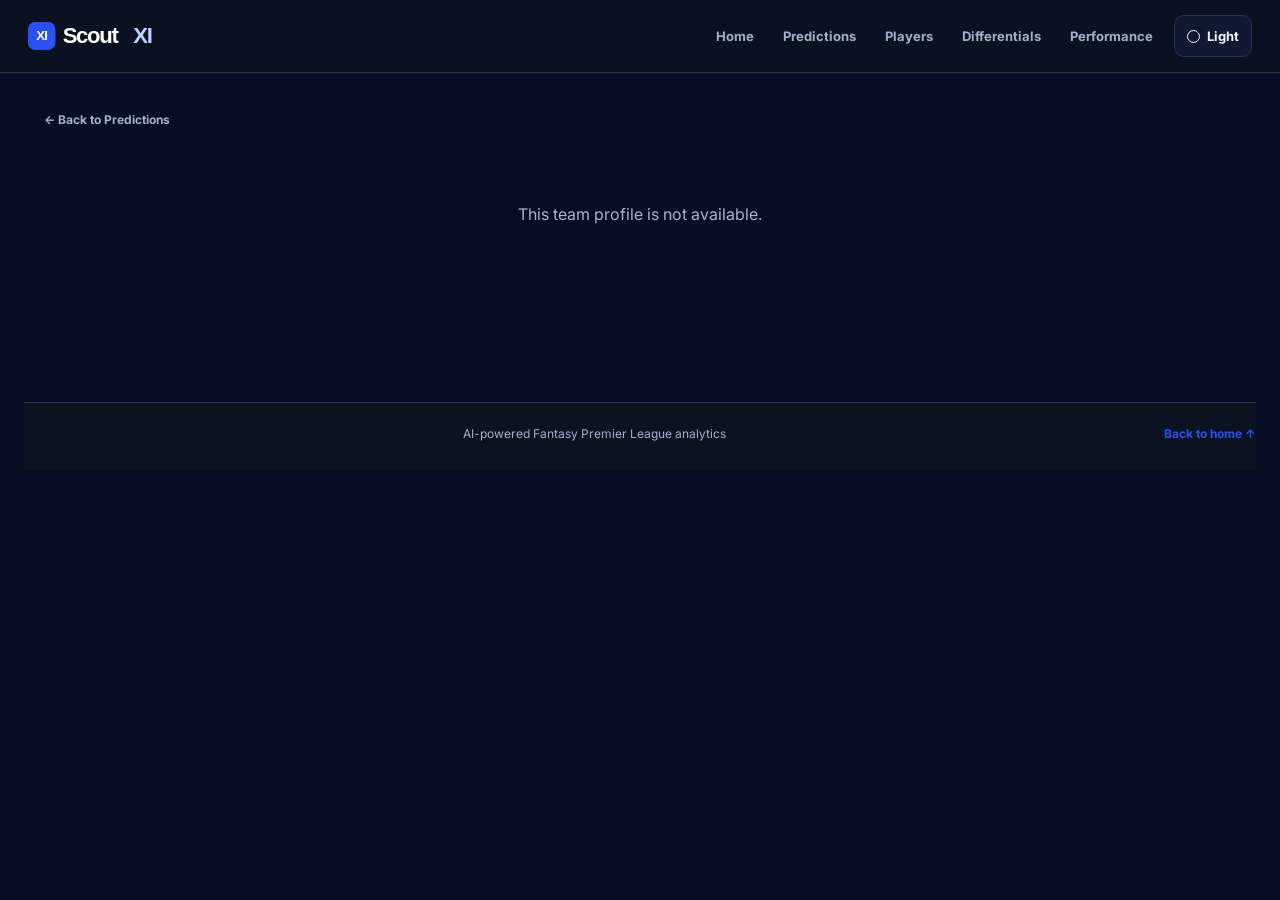
<file: team.html>
<!DOCTYPE html>
<html lang="en">
<head>
<meta charset="UTF-8">
<meta name="viewport" content="width=device-width, initial-scale=1.0">
<title>Team · ScoutXI</title>
<meta name="description" content="Explore club-level Fantasy Premier League predictions, player picks and upcoming fixtures with ScoutXI.">
    <meta property="og:type" content="website">
    <meta property="og:title" content="Team Analytics · ScoutXI">
    <meta property="og:description" content="AI-powered Fantasy Premier League analytics, player insights and smarter squad planning.">
    <meta property="og:url" content="https://jahkseh.github.io/ai-fpl-predictor/">
    <meta property="og:image" content="https://jahkseh.github.io/ai-fpl-predictor/social-preview.svg">
    <meta name="twitter:card" content="summary_large_image">
    <meta name="twitter:image" content="https://jahkseh.github.io/ai-fpl-predictor/social-preview.svg">
<meta name="theme-color" content="#2B50F0">
<link rel="icon" type="image/svg+xml" href="assets/scoutxi-icon.svg">
<style>
*{box-sizing:border-box;margin:0;padding:0}
:root{--bg:#0b1220;--surface:#111827;--surface-soft:#162033;--border:#243047;--text:#e5e7eb;--text-muted:#94a3b8;--accent:#5b8cff;--accent-hover:#155eef;--header:#0f172a;--footer:#0f172a}
body{font-family:Arial,Helvetica,sans-serif;background:var(--bg);color:var(--text);transition:background .25s ease,color .25s ease}
body[data-theme="light"]{--bg:#f7f8fa;--surface:#fff;--surface-soft:#eef2f5;--border:#dce3ea;--text:#1f2937;--text-muted:#64748b;--accent:#155eef;--accent-hover:#1049c7;--header:#0f172a;--footer:#0f172a}
header{background:var(--header);color:#fff;padding:20px 40px}
.navbar{max-width:1200px;margin:0 auto;display:flex;justify-content:space-between;align-items:center}
.logo{font-size:24px;font-weight:700}.logo span{color:var(--accent)}
nav{display:flex;align-items:center;gap:22px;flex-wrap:wrap;justify-content:flex-end}
nav a{color:#fff;text-decoration:none;font-size:15px}nav a:hover{color:var(--accent)}
.theme-toggle{display:inline-flex;align-items:center;justify-content:center;gap:7px;margin-left:4px;padding:8px 12px;border:1px solid #334155;border-radius:20px;background:transparent;color:#fff;font-size:13px;font-weight:600;cursor:pointer}
.theme-toggle:hover{background:rgba(255,255,255,.08);border-color:var(--accent)}
.theme-toggle-icon{width:13px;height:13px;display:inline-block;border:1.5px solid currentColor;border-radius:50%;position:relative}.theme-toggle-icon:after{content:"";position:absolute;width:5px;height:5px;top:-3px;right:-3px;border-radius:50%;background:var(--header)}
main{max-width:1200px;margin:0 auto;padding:30px 20px 70px}
.back-link{display:inline-block;margin:8px 0 22px;color:var(--text-muted);font-size:12px;font-weight:700;text-decoration:none}.back-link:hover{color:var(--accent)}
.team-hero{position:relative;overflow:hidden;display:grid;grid-template-columns:1.15fr .85fr;gap:24px;padding:34px;border:1px solid var(--border);border-radius:22px;background:var(--surface);box-shadow:0 18px 50px rgba(0,0,0,.12)}
.team-hero:before{content:"";position:absolute;inset:0;background:linear-gradient(135deg,color-mix(in srgb,var(--team-colour) 9%,transparent),transparent 48%);pointer-events:none}
.team-copy,.team-snapshot{position:relative;z-index:1}
.team-kicker{color:var(--text-muted);font-size:10px;font-weight:800;letter-spacing:.11em;text-transform:uppercase}
.team-heading{display:flex;align-items:center;gap:18px;margin-top:12px}
.team-mark.team-profile-crest{object-fit:contain;display:block;border:0;border-radius:0;background:transparent;box-shadow:none;padding:0}.team-mark.team-profile-crest:after{display:none}.team-mark{width:82px;height:82px;flex:0 0 auto;position:relative;display:flex;align-items:center;justify-content:center;overflow:hidden;border:1px solid color-mix(in srgb,var(--team-colour) 45%,var(--border));border-radius:22px;background:linear-gradient(135deg,var(--team-colour),color-mix(in srgb,var(--team-colour) 45%,#fff));box-shadow:0 0 0 4px var(--surface),0 0 0 5px color-mix(in srgb,var(--team-colour) 22%,var(--border))}
.team-mark:after{content:"";position:absolute;width:48px;height:48px;right:-16px;bottom:-16px;border:2px solid rgba(255,255,255,.55);border-radius:50%}
.team-mark span{position:relative;z-index:1;padding:8px 9px;border-radius:9px;background:rgba(10,18,32,.78);color:#fff;font-size:14px;font-weight:900;letter-spacing:.06em}
.team-heading h1{font-size:clamp(2rem,5vw,3.3rem);letter-spacing:-.04em}
.team-subtitle{margin-top:16px;color:var(--text-muted);font-size:14px;line-height:1.65;max-width:650px}
.team-fixture-line{margin-top:18px;display:flex;align-items:center;gap:9px;flex-wrap:wrap;color:var(--text);font-size:14px;font-weight:700}
.fixture-pill{display:inline-flex;align-items:center;gap:7px;padding:7px 10px;border:1px solid var(--border);border-radius:999px;background:var(--surface-soft);color:var(--text-muted);font-size:10px;font-weight:800;letter-spacing:.05em;text-transform:uppercase}
.fixture-pill strong{color:var(--text)}
.team-snapshot{display:grid;grid-template-columns:1fr 1fr;gap:10px;align-content:center}
.snapshot-card{min-height:104px;padding:17px;border:1px solid var(--border);border-radius:15px;background:var(--surface-soft)}
.snapshot-card span{display:block;color:var(--text-muted);font-size:10px;font-weight:800;letter-spacing:.08em;text-transform:uppercase}
.snapshot-card strong{display:block;margin-top:8px;color:var(--text);font-size:1.45rem;letter-spacing:-.03em}
.snapshot-card small{display:block;margin-top:4px;color:var(--text-muted);font-size:10px;line-height:1.4}
.section{padding:46px 0 0}.section-title{margin-bottom:24px}.eyebrow{display:block;margin-bottom:7px;color:var(--accent-hover);font-size:10px;font-weight:900;letter-spacing:.11em;text-transform:uppercase}.section-title h2{font-size:1.65rem;letter-spacing:-.025em}.section-title p{margin-top:7px;color:var(--text-muted);font-size:13px}
.player-grid{display:grid;grid-template-columns:repeat(3,1fr);gap:14px}
.player-card{position:relative;min-height:168px;padding:19px;border:1px solid var(--border);border-radius:16px;background:var(--surface);text-decoration:none;color:inherit;overflow:hidden;transition:transform .2s ease,border-color .2s ease,box-shadow .2s ease}
.player-card:before{content:"";position:absolute;top:0;left:18px;right:18px;height:3px;border-radius:0 0 4px 4px;background:var(--player-colour)}
.player-card:hover,.player-card:focus-visible{transform:translateY(-2px);border-color:var(--player-colour);box-shadow:0 0 0 2px color-mix(in srgb,var(--player-colour) 18%,transparent),0 14px 32px rgba(15,30,22,.12);outline:none}
.player-rank{color:var(--player-colour);font-size:10px;font-weight:900;letter-spacing:.08em;text-transform:uppercase}
.player-card h3{margin-top:24px;font-size:1.05rem;color:var(--text)}.player-card p{margin-top:5px;color:var(--text-muted);font-size:11px}
.player-points{margin-top:20px;display:flex;align-items:baseline;gap:8px}.player-points strong{font-size:1.8rem;letter-spacing:-.04em}.player-points span{color:var(--text-muted);font-size:10px;font-weight:700;text-transform:uppercase;letter-spacing:.05em}
.player-link{display:block;margin-top:10px;color:var(--accent-hover);font-size:10px;font-weight:800;text-transform:uppercase;letter-spacing:.05em}
.empty{padding:24px;border:1px solid var(--border);border-radius:15px;background:var(--surface);color:var(--text-muted);font-size:13px;line-height:1.6}
.future-grid{display:grid;grid-template-columns:repeat(3,1fr);gap:14px}
.future-card{padding:20px;border:1px solid var(--border);border-radius:16px;background:var(--surface)}
.future-icon{width:36px;height:36px;display:flex;align-items:center;justify-content:center;margin-bottom:15px;border:1px solid color-mix(in srgb,var(--team-colour) 25%,var(--border));border-radius:10px;background:color-mix(in srgb,var(--team-colour) 8%,var(--surface));color:var(--team-colour);font-size:11px;font-weight:900}
.future-card h3{font-size:1rem}.future-card p{margin-top:7px;color:var(--text-muted);font-size:12px;line-height:1.55}
.note{margin-top:24px;padding:14px 16px;border:1px solid var(--border);border-radius:12px;background:var(--surface-soft);color:var(--text-muted);font-size:11px;line-height:1.55}.note strong{color:var(--text)}
footer{background:var(--footer);color:#aeb6ca;text-align:center;padding:25px;font-size:14px}
.state{padding:50px 20px;text-align:center;color:var(--text-muted)}
.team-hero:after{
content:"";position:absolute;right:-90px;top:-90px;width:280px;height:280px;
border:1px solid color-mix(in srgb,var(--team-colour) 22%,transparent);
border-radius:50%;box-shadow:0 0 0 28px color-mix(in srgb,var(--team-colour) 5%,transparent),0 0 0 56px color-mix(in srgb,var(--team-colour) 3%,transparent);
pointer-events:none;
}
.team-colour-line{height:4px;border-radius:999px;background:linear-gradient(90deg,var(--team-colour),color-mix(in srgb,var(--team-colour) 35%,#fff),transparent);margin:0 0 22px}
.team-status-row{display:flex;align-items:center;gap:8px;flex-wrap:wrap;margin-top:18px}
.team-status{display:inline-flex;align-items:center;gap:7px;padding:6px 9px;border:1px solid color-mix(in srgb,var(--team-colour) 24%,var(--border));border-radius:999px;background:color-mix(in srgb,var(--team-colour) 7%,var(--surface));color:var(--text-muted);font-size:9px;font-weight:800;letter-spacing:.07em;text-transform:uppercase}
.team-status-dot{width:6px;height:6px;border-radius:50%;background:var(--team-colour)}
.team-page-nav{display:flex;align-items:center;gap:8px;flex-wrap:wrap;margin:18px 0 2px}
.team-page-nav a{padding:7px 10px;border:1px solid var(--border);border-radius:999px;background:var(--surface);color:var(--text-muted);font-size:10px;font-weight:800;text-decoration:none;letter-spacing:.04em;text-transform:uppercase}
.team-page-nav a:hover,.team-page-nav a:focus-visible{border-color:var(--team-colour);color:var(--team-colour);outline:none}
.snapshot-card{position:relative;overflow:hidden}
.snapshot-card:before{content:"";position:absolute;left:0;top:0;bottom:0;width:3px;background:var(--team-colour)}
.snapshot-card strong{color:var(--text)}
.section-panel{padding:22px;border:1px solid var(--border);border-radius:18px;background:var(--surface)}
.live-ready{display:grid;grid-template-columns:repeat(3,1fr);gap:12px}
.future-card{position:relative;overflow:hidden;transition:transform .18s ease,border-color .18s ease,box-shadow .18s ease}
.future-card:before{content:"";position:absolute;inset:0;background:linear-gradient(135deg,color-mix(in srgb,var(--team-colour) 7%,transparent),transparent 55%);pointer-events:none}
.future-card:hover{transform:translateY(-2px);border-color:color-mix(in srgb,var(--team-colour) 45%,var(--border));box-shadow:0 12px 28px rgba(15,30,22,.08)}
.future-card>*{position:relative;z-index:1}
@media(max-width:800px){.live-ready{grid-template-columns:1fr 1fr}}
@media(max-width:520px){.live-ready{grid-template-columns:1fr}}
@media(max-width:800px){header{padding:18px 20px}.navbar{flex-direction:column;gap:15px}nav{justify-content:center;gap:12px}.team-hero{grid-template-columns:1fr;padding:24px}.team-snapshot{grid-template-columns:repeat(2,1fr)}.player-grid,.future-grid{grid-template-columns:1fr}.team-heading h1{font-size:2.2rem}}
@media(max-width:520px){main{padding-left:14px;padding-right:14px}.team-heading{align-items:flex-start;flex-direction:column}.team-mark{width:70px;height:70px}.team-snapshot{grid-template-columns:1fr 1fr}.snapshot-card{min-height:94px}.snapshot-card strong{font-size:1.25rem}}

        /* Team page UI upgrade */
        .team-page-nav{position:sticky;top:0;z-index:8;display:flex;gap:8px;padding:10px 0;margin-bottom:28px;background:linear-gradient(var(--bg),rgba(247,248,250,.92));backdrop-filter:blur(10px)}
        .team-page-nav a{padding:8px 12px;border:1px solid var(--border);border-radius:999px;background:var(--surface);color:var(--text-muted);font-size:11px;font-weight:800;text-decoration:none;transition:.2s ease}
        .team-page-nav a:hover{border-color:var(--team-colour);color:var(--text);transform:translateY(-1px)}
        .team-context-grid{display:grid;grid-template-columns:repeat(4,1fr);gap:12px;margin:0 0 30px}
        .team-context-card{padding:18px;border:1px solid var(--border);border-radius:15px;background:var(--surface);box-shadow:0 8px 24px rgba(15,23,42,.05)}
        .team-context-card span{display:block;color:var(--text-muted);font-size:9px;font-weight:900;letter-spacing:.09em;text-transform:uppercase}
        .team-context-card strong{display:block;margin-top:8px;color:var(--text);font-size:1.25rem}
        .team-context-card small{display:block;margin-top:5px;color:var(--text-muted);font-size:10px;line-height:1.45}
        .team-squad-grid{display:grid;grid-template-columns:repeat(2,1fr);gap:10px;margin-bottom:30px}
        .team-squad-card{display:grid;grid-template-columns:34px minmax(0,1fr) auto;align-items:center;gap:12px;padding:14px;border:1px solid var(--border);border-radius:13px;background:var(--surface);text-decoration:none;transition:.2s ease}
        .team-squad-card:hover{border-color:color-mix(in srgb,var(--team-colour) 55%,var(--border));transform:translateY(-2px);box-shadow:0 8px 22px rgba(15,23,42,.07)}
        .team-squad-rank{width:32px;height:32px;display:grid;place-items:center;border-radius:10px;background:color-mix(in srgb,var(--team-colour) 12%,var(--surface-soft));color:var(--team-colour);font-size:10px;font-weight:900}
        .team-squad-card strong{display:block;color:var(--text);font-size:13px}
        .team-squad-card small{display:block;margin-top:3px;color:var(--text-muted);font-size:10px}
        .team-squad-points{text-align:right}.team-squad-points strong{font-size:17px}.team-squad-points small{white-space:nowrap}
        .team-fixtures-grid{display:grid;grid-template-columns:repeat(5,1fr);gap:10px;margin-bottom:30px}
        .team-fixture-card{padding:15px;border:1px solid var(--border);border-radius:13px;background:var(--surface)}
        .team-fixture-card .gw{color:var(--team-colour);font-size:9px;font-weight:900;letter-spacing:.08em;text-transform:uppercase}
        .team-fixture-card strong{display:block;margin-top:10px;color:var(--text);font-size:12px;line-height:1.35}
        .team-fixture-card small{display:block;margin-top:5px;color:var(--text-muted);font-size:9px}
        .team-fixture-difficulty{float:right;padding:3px 6px;border-radius:6px;background:var(--surface-soft);color:var(--text-muted);font-size:9px;font-weight:900}
        .team-section-note{margin:-6px 0 16px;color:var(--text-muted);font-size:11px;line-height:1.5}
        .team-data-empty{display:flex;gap:12px;align-items:flex-start;padding:18px;border:1px dashed var(--border);border-radius:14px;background:var(--surface-soft);color:var(--text-muted);font-size:12px;line-height:1.55}
        .team-data-empty b{color:var(--text)}
        @media(max-width:900px){.team-context-grid{grid-template-columns:repeat(2,1fr)}.team-fixtures-grid{grid-template-columns:repeat(3,1fr)}}
        @media(max-width:650px){.team-squad-grid{grid-template-columns:1fr}.team-fixtures-grid{grid-template-columns:repeat(2,1fr)}.team-page-nav{overflow-x:auto;white-space:nowrap}.team-page-nav a{flex:0 0 auto}}
        @media(max-width:480px){.team-context-grid{grid-template-columns:1fr 1fr}.team-fixtures-grid{grid-template-columns:1fr 1fr}}
        @media(max-width:560px){
            header{padding:14px}.navbar{gap:10px}.logo{font-size:21px}
            nav{width:100%;display:grid;grid-template-columns:repeat(2,minmax(0,1fr));gap:7px}
            nav a{padding:8px 5px;border:1px solid rgba(255,255,255,.08);border-radius:9px;text-align:center;font-size:11px}
            .theme-toggle{grid-column:span 2;width:100%;margin:0;min-height:36px}
            main{padding:20px 12px 55px}.team-hero{padding:20px 16px}.team-heading h1{font-size:2rem}
            .team-snapshot{gap:7px}.snapshot-card{padding:12px}.team-context-grid{gap:7px}
            .team-context-card{padding:13px}.team-context-card strong{font-size:1.05rem}
            .team-squad-card{grid-template-columns:30px minmax(0,1fr) auto;padding:11px;gap:8px}
            .team-fixture-card{padding:12px}
        }

        /* ScoutXI blue theme alignment for standalone profile pages */
        :root { --accent: #5b8cff; --accent-hover: #155eef; }
        body {
            background: radial-gradient(circle at 50% -10%, rgba(91, 140, 255, .075), transparent 36%), var(--bg);
        }
        .profile-shell, .team-shell, .team-hero, .team-panel, .signal-card,
        .history-panel, .fixture-panel, .stat-panel {
            transition: border-color .2s ease, box-shadow .2s ease, transform .2s ease;
        }
        .profile-shell, .team-shell {
            border-color: color-mix(in srgb, var(--accent) 20%, var(--border));
        }
        .profile-hero, .team-hero {
            background: radial-gradient(circle at 84% 42%, rgba(91, 140, 255, .17), transparent 30%),
                        linear-gradient(135deg, #0f172a 0%, #101d35 56%, #10264b 100%);
        }
        .hero-projection { border-color: rgba(145, 181, 255, .2); background: rgba(8, 15, 28, .64); }
        .signal-card:hover, .stat-card:hover, .team-stat:hover, .team-player-card:hover {
            border-color: color-mix(in srgb, var(--accent) 48%, var(--border));
            box-shadow: 0 12px 28px rgba(21, 94, 239, .09);
        }
        .section-heading .eyebrow, .profile-kicker, .team-kicker { color: var(--accent); }
        .profile-kicker::before { background: var(--accent); box-shadow: 0 0 0 5px rgba(91, 140, 255, .12); }
        body[data-theme="light"] .profile-hero, body[data-theme="light"] .team-hero {
            background: radial-gradient(circle at 84% 42%, rgba(91, 140, 255, .2), transparent 30%),
                        linear-gradient(135deg, #142447 0%, #18396f 100%);
        }
        body[data-theme="light"] .signal-card, body[data-theme="light"] .team-panel { background: var(--surface); }
</style>
    <link rel="stylesheet" href="ui-refresh.css">
    <link rel="stylesheet" href="brand-system.css">
</head>
<body>
<header>
<div class="navbar">
<a class="logo brand-logo" href="index.html#home" aria-label="ScoutXI home"><img class="brand-logo-image primary" src="assets/scoutxi-logo.svg" alt="ScoutXI"><img class="brand-logo-image inverse" src="assets/scoutxi-logo-inverse.svg" alt=""></a>
<nav>
<a href="index.html#home">Home</a>
<a href="index.html#predictions">Predictions</a>
<a href="index.html#players">Players</a>
<a href="index.html#differentials">Differentials</a>
<a href="index.html#performance">Performance</a>

<button class="theme-toggle" id="theme-toggle" type="button" aria-label="Switch colour theme"><span class="theme-toggle-icon" aria-hidden="true"></span><span class="theme-toggle-label">Light</span></button>
</nav>
</div>
</header>
<main>
<a class="back-link" href="index.html#predictions">← Back to Predictions</a>
<div id="team-content"><div class="state">Loading team profile...</div></div>
</main>
<footer class="scout-footer">
    <a class="logo brand-logo" href="index.html#home" aria-label="ScoutXI home"><span class="brand-symbol" aria-hidden="true">XI</span><span class="brand-name">Scout<span>XI</span></span></a>
    <span>AI-powered Fantasy Premier League analytics</span>
    <a class="scout-footer-top" href="index.html#home">Back to home ↑</a>
</footer>
<script>
const themeToggle=document.getElementById("theme-toggle");
const savedTheme=localStorage.getItem("fpl-theme");
document.body.dataset.theme=savedTheme==="light"?"light":"dark";
const themeLabel=themeToggle.querySelector(".theme-toggle-label");
themeLabel.textContent=document.body.dataset.theme==="light"?"Dark":"Light";
themeToggle.addEventListener("click",()=>{const isLight=document.body.dataset.theme==="light";document.body.dataset.theme=isLight?"dark":"light";localStorage.setItem("fpl-theme",document.body.dataset.theme);themeLabel.textContent=isLight?"Dark":"Light";});
const params=new URLSearchParams(window.location.search);
const requestedTeam=params.get("team");
const content=document.getElementById("team-content");

function escapeHtml(value){return String(value).replaceAll("&","&amp;").replaceAll("<","&lt;").replaceAll(">","&gt;").replaceAll('"',"&quot;").replaceAll("'","&#039;");}

const clubBadgeIds = {"Arsenal":3,"Aston Villa":7,"Bournemouth":91,"Brentford":94,"Brighton":36,"Brighton and Hove Albion":36,"Burnley":90,"Chelsea":8,"Crystal Palace":31,"Everton":11,"Fulham":54,"Leeds":2,"Leeds United":2,"Liverpool":14,"Manchester City":43,"Man City":43,"Manchester United":1,"Man Utd":1,"Newcastle":4,"Newcastle United":4,"Nottingham Forest":17,"Nott'm Forest":17,"Sunderland":56,"Tottenham":6,"Spurs":6,"West Ham":21,"Wolves":39,"Wolverhampton Wanderers":39,"Coventry City":9,"Hull City":88,"Ipswich Town":40,"Leicester City":13,"Southampton":20,"Norwich City":18};
const clubBadgeUrl = name => clubBadgeIds[String(name || "").trim()] ? "https://resources.premierleague.com/premierleague/badges/50/t" + clubBadgeIds[String(name || "").trim()] + ".png" : "";

const teamCodes={
"Arsenal":"ARS","Aston Villa":"AVL","Bournemouth":"BOU","Brentford":"BRE","Brighton":"BHA","Chelsea":"CHE","Coventry City":"COV","Crystal Palace":"CRY","Everton":"EVE","Fulham":"FUL","Hull City":"HUL","Ipswich Town":"IPS","Leeds":"LEE","Liverpool":"LIV","Man City":"MCI","Man Utd":"MUN","Newcastle":"NEW","Nott'm Forest":"NFO","Spurs":"TOT","Sunderland":"SUN"
};
const teamAccentColours={
"Arsenal":"#b3121d","Aston Villa":"#670e36","Bournemouth":"#b3121d","Brentford":"#c8102e","Brighton":"#0057b8","Chelsea":"#034694","Coventry City":"#2f6fae","Crystal Palace":"#1b458f","Everton":"#003399","Fulham":"#111111","Hull City":"#a56b00","Ipswich Town":"#0057b8","Leeds":"#1d428a","Liverpool":"#c8102e","Man City":"#1c2c5b","Man Utd":"#b91c1c","Newcastle":"#111111","Nott'm Forest":"#c81d25","Spurs":"#132257","Sunderland":"#c8102e"
};
const playerTeams={
"Hill":"Bournemouth","Wirtz":"Liverpool","Szoboszlai":"Liverpool","João Pedro":"Chelsea","Lewis-Potter":"Brentford","Palmer":"Chelsea","Saka":"Arsenal","Gabriel":"Arsenal","Dunk":"Brighton","Branthwaite":"Everton","Mykolenko":"Everton","Tarkowski":"Everton","B. Fernandes":"Man Utd","Mbeumo":"Man Utd","Rice":"Arsenal","Isak": "Liverpool","Leno":"Fulham","Bogle":"Leeds","Calvert-Lewin":"Crystal Palace","Stach":"Leeds","Haaland":"Man City","Mukiele":"Sunderland","Semenyo":"Man City","Barnes":"Newcastle","Horníček":"Hull City","Wissa":"Newcastle","Sels":"Nott'm Forest","Schlager":"Coventry City","Gibbs-White":"Nott'm Forest","Van de Ven":"Spurs","Kinsky":"Spurs","Lindelöf":"Spurs"
};

function playerAccent(name){return teamAccentColours[playerTeams[name]]||"#155eef";}

async function loadTeam(){
try{
if(!requestedTeam||!teamCodes[requestedTeam])throw new Error("Team not specified");
const [predictionResponse, profileResponse]=await Promise.all([
    fetch("predictions.json?ts="+Date.now()),
    fetch("player_profiles.json?ts="+Date.now())
]);
if(!predictionResponse.ok)throw new Error("Prediction data unavailable");
const data=await predictionResponse.json();
const profileData=profileResponse.ok?await profileResponse.json():{players:[]};
const fixture=data.predictions.find(item=>item.home===requestedTeam||item.away===requestedTeam);
if(!fixture)throw new Error("Team fixture not found");
const isHome=fixture.home===requestedTeam;
const opponent=isHome?fixture.away:fixture.home;
const picks=fixture.players.filter(player=>playerTeams[player.name]===requestedTeam).sort((a,b)=>a.rank-b.rank);
const topProjection=picks.length?Math.max(...picks.map(player=>Number(player.prediction))):0;
const combined=picks.reduce((sum,player)=>sum+Number(player.prediction),0);
const average=picks.length?combined/picks.length:0;
const opponentProjection=fixture.players.filter(player=>playerTeams[player.name]===opponent).sort((a,b)=>a.rank-b.rank);
const opponentTop=opponentProjection.length?Math.max(...opponentProjection.map(player=>Number(player.prediction))):0;
const allPlayers=Array.isArray(data.all_players)?data.all_players:[];
const allProfiles=Array.isArray(profileData.players)?profileData.players:[];
const teamProfiles=allProfiles.filter(player=>player.team===requestedTeam);
const teamPlayers=allPlayers.filter(player=>{
    const context=player.fixture_context||{};
    const home=player.fixture_home||"";
    const away=player.fixture_away||"";
    return (player.team===requestedTeam) ||
        (home===requestedTeam && context.is_home===true) ||
        (away===requestedTeam && context.is_home===false);
}).sort((a,b)=>(Number(b.prediction)||-Infinity)-(Number(a.prediction)||-Infinity));

const colour=teamAccentColours[requestedTeam];
const code=teamCodes[requestedTeam];
document.title=requestedTeam+" · ScoutXI";

content.innerHTML=
'<section class="team-hero" style="--team-colour:'+colour+'">'+
'<div class="team-copy">'+
'<div class="team-colour-line"></div>'+
'<span class="team-kicker">Gameweek '+escapeHtml(data.gameweek)+' · Team profile</span>'+
'<div class="team-heading">'+(clubBadgeUrl(requestedTeam)?'<img class="team-mark team-profile-crest" src="'+clubBadgeUrl(requestedTeam)+'" alt="'+escapeHtml(requestedTeam)+' crest" loading="lazy" onerror="this.style.display=&quot;none&quot;">':'<div class="team-mark"><span>'+code+'</span></div>')+'<h1>'+escapeHtml(requestedTeam)+'</h1></div>'+
'<p class="team-subtitle">A dedicated view of '+escapeHtml(requestedTeam)+"'s current FPL model context. The page starts with the pre-match prediction layer and is designed to become richer as live team and player data is connected.</p>"+
'<div class="team-fixture-line"><span class="fixture-pill">Current fixture</span><strong>'+escapeHtml(fixture.home)+'</strong><span>vs</span><strong>'+escapeHtml(fixture.away)+'</strong><span class="fixture-pill">'+(isHome?"Home":"Away")+'</span></div>'+
'<div class="team-status-row"><span class="team-status"><span class="team-status-dot"></span>Pre-match model</span><span class="team-status">Live data ready</span><span class="team-status">GW'+escapeHtml(data.gameweek)+'</span></div>'+
'</div>'+
'<div class="team-snapshot">'+
'<div class="snapshot-card"><span>Top team projection</span><strong>'+(picks.length?topProjection.toFixed(2):"—")+'</strong><small>Highest projection among this team’s current top-three fixture picks.</small></div>'+
'<div class="snapshot-card"><span>Top-three picks</span><strong>'+picks.length+'</strong><small>Players from this team appearing in the fixture’s model top three.</small></div>'+
'<div class="snapshot-card"><span>Combined projection</span><strong>'+(picks.length?combined.toFixed(2):"—")+'</strong><small>Sum of the team’s current top-three-listed player projections.</small></div>'+
'<div class="snapshot-card"><span>Gameweek</span><strong>GW'+escapeHtml(data.gameweek)+'</strong><small>Pre-match model snapshot. Not a live team score.</small></div>'+
'</div></section>'+
'<div class="team-page-nav" style="--team-colour:'+colour+'"><a href="#model-picks">Model picks</a><a href="#team-context">Squad snapshot</a><a href="#team-fixtures">Fixture context</a></div>'+
'<section class="section" id="model-picks" style="--team-colour:'+colour+'"><div class="section-title"><span class="eyebrow">Model picks</span><h2>Players to watch</h2><p>Players from this team who appear in the current fixture’s top-three model projections.</p></div>'+
(picks.length?'<div class="player-grid">'+picks.map((player,index)=>'<a class="player-card" style="--player-colour:'+playerAccent(player.name)+'" href="player.html?player='+encodeURIComponent(player.name)+'"><span class="player-rank">Fixture projection #'+escapeHtml(player.rank)+'</span><h3>'+escapeHtml(player.name)+'</h3><p>'+escapeHtml(requestedTeam)+' vs '+escapeHtml(opponent)+'</p><div class="player-points"><strong>'+Number(player.prediction).toFixed(2)+'</strong><span>expected points</span></div><span class="player-link">View player profile →</span></a>').join("")+'</div>':'<div class="empty">No player from '+escapeHtml(requestedTeam)+' appears in the current fixture top three. That does not mean the team has no relevant FPL options; the page is currently showing only the frozen top-three prediction layer.</div>')+
'<div class="note"><strong>How to read this:</strong> these projections describe individual player outcomes, not a predicted team score. The sections below use the published FPL/model snapshot only; they do not invent live events or team results.</div></section>'+
'<section class="section" id="team-context" style="--team-colour:'+colour+'"><div class="section-title"><span class="eyebrow">Team context</span><h2>Squad snapshot</h2><p>A compact view of the team’s modelled player pool, ownership and expected minutes.</p></div>'+
'<div class="team-context-grid">'+
'<div class="team-context-card"><span>Modelled players</span><strong id="team-player-count">—</strong><small>Players available in the current model pool.</small></div>'+
'<div class="team-context-card"><span>Average projection</span><strong id="team-average-projection">—</strong><small>Average expected points across available team players.</small></div>'+
'<div class="team-context-card"><span>Highest projection</span><strong id="team-highest-projection">—</strong><small>Highest individual projection for this fixture.</small></div>'+
'<div class="team-context-card"><span>Team xG / 90</span><strong id="team-xg">—</strong><small>Recent attacking environment used by the model.</small></div>'+
'<div class="team-context-card"><span>Opponent xGA / 90</span><strong id="team-xga">—</strong><small>Opponent defensive environment for the current fixture.</small></div>'+
'<div class="team-context-card"><span>Expected minutes</span><strong id="team-expected-minutes">—</strong><small>Average expected minutes across the top projected team players.</small></div>'+
'</div>'+
'<div id="team-squad-grid" class="team-squad-grid"></div>'+
'</section>'+
'<section class="section" id="team-fixtures" style="--team-colour:'+colour+'"><div class="section-title"><span class="eyebrow">Fixture context</span><h2>Current schedule</h2><p>The next fixture is shown from the prediction snapshot. More fixtures will appear when the published player data contains them.</p></div>'+
'<div id="team-fixtures-grid" class="team-fixtures-grid"></div>'+
'</section>';
renderTeamContext(teamPlayers, teamProfiles, fixture, data, requestedTeam, colour);
}catch(error){console.error("Team profile loading error:",error);content.innerHTML='<div class="state">This team profile is not available.</div>';}
}

function renderTeamContext(teamPlayers, teamProfiles, fixture, data, requestedTeam, colour){
    const count=document.getElementById("team-player-count");
    const avg=document.getElementById("team-average-projection");
    const high=document.getElementById("team-highest-projection");
    const xg=document.getElementById("team-xg");
    const xga=document.getElementById("team-xga");
    const mins=document.getElementById("team-expected-minutes");
    const grid=document.getElementById("team-squad-grid");
    const fixtures=document.getElementById("team-fixtures-grid");
    const valid=teamPlayers.filter(p=>Number.isFinite(Number(p.prediction)));
    count.textContent=teamPlayers.length.toLocaleString();
    avg.textContent=valid.length?(valid.reduce((sum,p)=>sum+Number(p.prediction),0)/valid.length).toFixed(2):"—";
    high.textContent=valid.length?Math.max(...valid.map(p=>Number(p.prediction))).toFixed(2):"—";
    const lead=teamPlayers.find(p=>p.fixture_context) || teamProfiles.find(p=>p.model_inputs);
    const leadContext=lead?.fixture_context || {};
    xg.textContent=Number.isFinite(Number(leadContext.team_xg_for_per90))?Number(leadContext.team_xg_for_per90).toFixed(2):"—";
    xga.textContent=Number.isFinite(Number(leadContext.opponent_xg_against_per90))?Number(leadContext.opponent_xg_against_per90).toFixed(2):"—";
    const minuteValues=teamPlayers.slice(0,5).map(p=>Number(p.expected_minutes)).filter(Number.isFinite);
    mins.textContent=minuteValues.length?(minuteValues.reduce((a,b)=>a+b,0)/minuteValues.length).toFixed(0)+" min":"—";
    grid.innerHTML=teamPlayers.slice(0,8).map((p,index)=>{
        const pos=p.position||"Player"; const mins=Number.isFinite(Number(p.expected_minutes))?Math.round(Number(p.expected_minutes))+" min":"—";
        return '<a class="team-squad-card" style="--team-colour:'+colour+'" href="player.html?player='+encodeURIComponent(p.name)+'"><span class="team-squad-rank">'+(index+1)+'</span><span><strong>'+escapeHtml(p.name)+'</strong><small>'+escapeHtml(pos)+' · '+mins+' · '+(Number.isFinite(Number(p.ownership))?Number(p.ownership).toFixed(1)+"% owned":"ownership —")+'</small></span><span class="team-squad-points"><strong>'+ (Number.isFinite(Number(p.prediction))?Number(p.prediction).toFixed(2):"—")+'</strong><small>expected pts</small></span></a>';}).join("") || '<div class="team-data-empty"><b>No squad rows</b><span>The published model snapshot does not currently contain player rows for this team.</span></div>';
    const fixtureSource=teamProfiles.find(p=>Array.isArray(p.next_fixtures)&&p.next_fixtures.length)?.next_fixtures || [];
    const future=[{gw:data.gameweek,opponent:requestedTeam===fixture.home?fixture.away:fixture.home,is_home:requestedTeam===fixture.home,difficulty:null,kickoff:fixture.kickoff,home:fixture.home,away:fixture.away}, ...fixtureSource.filter(item=>String(item.gw)!==String(data.gameweek))].slice(0,5);
    fixtures.innerHTML=future.map(item=>{
        const opponentText=item.opponent || (item.is_home?item.away:item.home) || "—";
        return '<div class="team-fixture-card" style="--team-colour:'+colour+'"><span class="gw">GW'+escapeHtml(item.gw)+'</span><span class="team-fixture-difficulty">'+(item.difficulty!=null?"D"+item.difficulty:"Current")+'</span><strong>'+escapeHtml(opponentText)+'</strong><small>'+escapeHtml(item.is_home?"Home":"Away")+(item.kickoff?' · '+new Date(item.kickoff).toLocaleDateString([], {day:"numeric",month:"short"}):"")+'</small></div>';
    }).join("");
}

loadTeam();
</script>

<script>
/* Lightweight scroll-in motion; respects reduced-motion preferences and supports dynamic content. */
(function(){
  if(!("IntersectionObserver" in window) || window.matchMedia("(prefers-reduced-motion: reduce)").matches) return;
  const selector=".section,.section-title,.hero-stat,.prediction-card,.fixture-card,.player-card,.panel-surface,.player-compare-shell,.prediction-overview,.overview-stat,.overview-intro,.builder-ai-card,.snapshot-card,.team-hero,.profile-shell";
  const seen=new WeakSet();
  const observer=new IntersectionObserver(entries=>{
    entries.forEach(entry=>{
      if(entry.isIntersecting){
        entry.target.classList.add("is-visible");
        observer.unobserve(entry.target);
      }
    });
  },{threshold:0.08,rootMargin:"0px 0px -35px 0px"});
  function prepare(root){
    if(root.nodeType!==1) return;
    if(root.matches(selector) && !seen.has(root)){
      seen.add(root);
      root.classList.add("scroll-reveal");
      observer.observe(root);
    }
    root.querySelectorAll?.(selector).forEach(el=>{
      if(seen.has(el)) return;
      seen.add(el);
      el.classList.add("scroll-reveal");
      observer.observe(el);
    });
  }
  prepare(document.documentElement);
  new MutationObserver(records=>records.forEach(record=>record.addedNodes.forEach(prepare))).observe(document.body,{childList:true,subtree:true});
})();
</script>

</body>
</html>
</file>
<file: ui-refresh.css>
@import url("https://fonts.googleapis.com/css2?family=Inter:wght@400;500;600;700;800;900&display=swap");

/* AI FPL Predictor — unified visual system
   Presentation only: prediction data, filters, and application logic are unchanged. */
:root {
  color-scheme: dark;
  --font-sans: "Inter", ui-sans-serif, system-ui, -apple-system, BlinkMacSystemFont, "Segoe UI", sans-serif;
  --page: #0b1220;
  --surface: #111a2b;
  --surface-raised: #142036;
  --surface-soft: #17243a;
  --border: #26354d;
  --text: #edf2f8;
  --muted: #9aa8bc;
  --soft-text: #c6d0de;
  --accent: #65e3a2;
  --accent-strong: #35c981;
  --accent-wash: rgba(101, 227, 162, .11);
  --header: rgba(11, 18, 32, .88);
  --shadow: 0 18px 50px rgba(0,0,0,.16);
  --radius: 18px;
  --content: 1240px;
}
* { box-sizing: border-box; }
html { scroll-behavior: smooth; scroll-padding-top: 100px; }
body, body[data-theme="dark"] {
  font-family: var(--font-sans) !important;
  background: var(--page) !important;
  color: var(--text) !important;
  line-height: 1.55;
  letter-spacing: 0;
}
body[data-theme="light"] {
  color-scheme: light;
  --page: #f4f6fa;
  --surface: #ffffff;
  --surface-raised: #ffffff;
  --surface-soft: #f7f9fc;
  --border: #e2e7f0;
  --text: #172033;
  --muted: #68758a;
  --soft-text: #46536a;
  --accent: #315cf5;
  --accent-strong: #2448d8;
  --accent-wash: rgba(49, 92, 245, .08);
  --header: rgba(255,255,255,.9);
  --shadow: 0 12px 36px rgba(25,40,75,.055);
  background: var(--page) !important;
  color: var(--text) !important;
}
a { color: inherit; }
img { max-width: 100%; }
header {
  position: sticky !important; top: 0; z-index: 100;
  padding: 0 28px !important;
  background: var(--header) !important;
  color: var(--text) !important;
  border-bottom: 1px solid var(--border) !important;
  box-shadow: 0 4px 22px rgba(0,0,0,.045);
  backdrop-filter: blur(18px);
}
.navbar {
  width: min(var(--content), 100%) !important;
  max-width: var(--content) !important;
  min-height: 72px !important;
  margin: 0 auto;
  display: flex; align-items: center; justify-content: space-between;
  gap: 26px !important;
}
.logo {
  flex: 0 0 auto;
  font-family: var(--font-sans) !important;
  font-size: 23px !important; font-weight: 800 !important;
  letter-spacing: -.8px !important; color: var(--text) !important;
  white-space: nowrap;
}
.logo span { color: var(--accent) !important; }
nav { display: flex; align-items: center; gap: 5px !important; flex-wrap: wrap; }
nav a {
  margin: 0 !important; padding: 10px 12px !important;
  border-radius: 10px; color: var(--muted) !important;
  font-size: 13px !important; font-weight: 700;
  text-decoration: none; white-space: nowrap;
  transition: background .18s ease, color .18s ease, transform .18s ease;
}
nav a:hover, nav a:focus-visible {
  background: var(--accent-wash); color: var(--text) !important;
  text-decoration: none; outline: none;
}
.theme-toggle {
  border: 1px solid var(--border) !important; border-radius: 10px !important;
  background: var(--surface) !important; color: var(--text) !important;
  padding: 9px 12px !important; cursor: pointer;
}
main { width: min(var(--content), calc(100% - 48px)); max-width: var(--content) !important; margin: 0 auto; }
.section, .hero, .hero-stats, footer { width: min(var(--content), calc(100% - 48px)); margin-left: auto; margin-right: auto; }
.hero {
  width: min(var(--content), calc(100% - 48px)) !important;
  margin: 26px auto 0 !important; padding: clamp(34px, 5vw, 68px) !important;
  text-align: left !important; color: var(--text) !important;
  background: radial-gradient(ellipse at 88% 8%, var(--accent-wash), transparent 38%), var(--surface) !important;
  border: 1px solid var(--border) !important; border-radius: 26px !important;
  box-shadow: var(--shadow) !important; overflow: hidden;
}
.hero::before, .hero::after { pointer-events: none; opacity: .22; }
.hero > * { position: relative; z-index: 1; }
.hero h1 {
  max-width: 860px; font-family: var(--font-sans) !important;
  font-size: clamp(2.45rem, 5.2vw, 4.45rem) !important;
  line-height: 1.02 !important; letter-spacing: -.06em !important;
  font-weight: 800 !important; color: var(--text) !important;
}
.hero h1 span { color: var(--accent) !important; }
.hero p, .hero-copy > p, .hero > p {
  max-width: 660px; margin-left: 0 !important; margin-right: 0 !important;
  color: var(--muted) !important; font-size: 1.04rem !important; line-height: 1.75 !important;
}
.hero-actions { display: flex; flex-wrap: wrap; gap: 12px; margin-top: 22px; }
.hero-button, button {
  min-height: 42px; border-radius: 11px !important; font: inherit;
  font-weight: 700 !important; transition: transform .18s ease, background .18s ease, border-color .18s ease, box-shadow .18s ease;
}
.hero-button:hover, button:hover { transform: translateY(-1px); }
.hero-stats {
  display: grid !important; grid-template-columns: repeat(3,minmax(0,1fr)) !important;
  gap: 12px !important; margin-top: 28px !important; margin-bottom: 0 !important;
  max-width: none !important; background: transparent !important; border: 0 !important; overflow: visible !important;
}
.hero-stat, .overview-stat, .overview-intro, .panel-surface, .player-compare-shell,
.builder-ai-card, .fixture-card, .prediction-card, .team-card, .player-card,
.snapshot-card, .team-hero, .profile-shell, .future-card, .info-card,
.differential-card, .fixture-difficulty-card, .gw5-fixture, .future-card {
  background: var(--surface) !important; color: var(--text);
  border: 1px solid var(--border) !important; border-radius: var(--radius) !important;
  box-shadow: 0 5px 22px rgba(0,0,0,.035) !important;
}
.hero-stat { padding: 18px 20px !important; }
.hero-stat strong, .overview-stat strong { color: var(--text) !important; font-variant-numeric: tabular-nums; letter-spacing: -.04em; }
.hero-stat span, .overview-stat span { color: var(--muted) !important; }
.section { padding: 52px 0 8px !important; }
.section-title { max-width: 860px; margin: 0 0 24px !important; text-align: left !important; }
.section-title h2, .section-heading h2 {
  color: var(--text) !important; font-size: clamp(1.55rem, 3vw, 2.15rem) !important;
  font-weight: 800 !important; letter-spacing: -.045em !important; line-height: 1.15;
}
.section-title p, .profile-section-note { color: var(--muted) !important; line-height: 1.7; }
.prediction-grid, .fixture-grid, .player-grid, .future-grid, .info-grid { gap: 15px !important; }
.prediction-card, .fixture-card, .player-card, .team-card, .panel-surface,
.player-compare-shell, .builder-ai-card, .snapshot-card, .future-card, .info-card,
.differential-card, .fixture-difficulty-card { transition: transform .2s ease, border-color .2s ease, box-shadow .2s ease; }
.prediction-card:hover, .fixture-card:hover, .player-card:hover, .team-card:hover,
.team-directory-card:hover, .differential-card:not(.differential-pending):hover {
  transform: translateY(-3px); border-color: var(--accent) !important;
  box-shadow: 0 14px 34px rgba(0,0,0,.09) !important;
}
.prediction-card h3, .player-card h3, .team-heading h1, .profile-hero h1 { letter-spacing: -.04em; }
.prediction-card .points, .player-points strong { font-variant-numeric: tabular-nums; letter-spacing: -.05em; }
.prediction-overview { border-radius: var(--radius) !important; box-shadow: var(--shadow) !important; }
input, select, textarea {
  min-height: 43px; max-width: 100%; border-radius: 10px !important;
  background: var(--surface) !important; color: var(--text) !important;
  border: 1px solid var(--border) !important; box-shadow: none !important;
  font: inherit;
}
input::placeholder, textarea::placeholder { color: var(--muted); }
input:focus, select:focus, textarea:focus { border-color: var(--accent-strong) !important; outline: 3px solid var(--accent-wash) !important; }
a:focus-visible, button:focus-visible, input:focus-visible, select:focus-visible, textarea:focus-visible {
  outline: 2px solid var(--accent-strong) !important; outline-offset: 3px;
}
footer {
  margin-top: 56px !important; padding: 26px 0 36px !important;
  border-top: 1px solid var(--border) !important; color: var(--muted) !important;
  font-size: .85rem;
}
/* Player profile */
.back-link { display: inline-flex; margin: 8px 0 22px; color: var(--muted) !important; text-decoration: none; font-weight: 700; }
.back-link:hover { color: var(--accent) !important; }
.profile-shell { overflow: hidden; box-shadow: var(--shadow) !important; }
.profile-hero { background: radial-gradient(ellipse at 85% 20%, var(--accent-wash), transparent 35%), var(--surface-raised) !important; }
.profile-kicker, .eyebrow, .team-kicker { color: var(--accent) !important; }
.hero-projection { background: var(--surface-soft) !important; border: 1px solid var(--border) !important; border-radius: 16px !important; color: var(--text) !important; }
.profile-hero h1 { color: var(--text) !important; }
.fixture-line { color: var(--muted) !important; }
.profile-body { background: var(--page) !important; }
.profile-quick-stat, .profile-model-card, .profile-form-card, .profile-underlying,
.profile-performance, .profile-history-stat, .profile-fixture, .profile-why-row,
.profile-data-empty, .model-note, .profile-data-strip, .profile-history-table-wrap {
  background: var(--surface) !important; color: var(--text) !important;
  border-color: var(--border) !important; border-radius: 13px;
}
.profile-quick-stat span, .profile-model-card span, .profile-form-card small,
.profile-underlying span, .profile-performance span, .profile-history-stat span,
.profile-fixture small, .profile-why-detail, .model-note p { color: var(--muted) !important; }
.profile-model-card strong, .profile-quick-stat strong, .profile-underlying strong,
.profile-performance strong, .profile-history-stat strong { color: var(--text) !important; }
.profile-history-table { width: 100%; border-collapse: collapse; }
.profile-history-table th { background: var(--surface-soft); color: var(--muted); }
.profile-history-table th, .profile-history-table td { border-bottom: 1px solid var(--border); padding: 11px 13px; text-align: left; white-space: nowrap; }
.profile-history-table-wrap { overflow-x: auto; }
.profile-why-row { border-bottom: 1px solid var(--border) !important; }
/* Team profile */
.team-hero { box-shadow: var(--shadow) !important; }
.team-heading h1 { color: var(--text); }
.team-subtitle, .team-fixture-line { color: var(--muted); }
.snapshot-card { box-shadow: none !important; }
.team-squad-card, .team-fixture-card { border-color: var(--border) !important; background: var(--surface) !important; color: var(--text) !important; }
.team-squad-card:hover { border-color: var(--accent) !important; }
/* Dense data surfaces remain readable and horizontally scroll on small screens. */
table { border-collapse: collapse; }
.table-wrap, .table-responsive, .profile-history-table-wrap { max-width: 100%; overflow-x: auto; }
th { color: var(--muted); }
td { color: var(--text); }
#players, #live-stats, #team-builder, #fixture-difficulty, #teams, #differentials, #performance { scroll-margin-top: 100px; }
/* Subtle observer-driven entrance; content stays visible if JS or the observer is unavailable. */
.scroll-reveal { opacity: 0; transform: translate3d(0,14px,0); transition: opacity .45s ease, transform .45s ease; }
.scroll-reveal.is-visible { opacity: 1; transform: none; }
.scroll-reveal.reveal-delay-1 { transition-delay: 60ms; }
.scroll-reveal.reveal-delay-2 { transition-delay: 120ms; }
.scroll-reveal.reveal-delay-3 { transition-delay: 180ms; }
@media (max-width: 900px) {
  header { padding: 0 16px !important; }
  .navbar { flex-wrap: wrap; gap: 10px !important; padding: 10px 0; }
  .navbar nav { width: 100%; flex-wrap: nowrap; overflow-x: auto; justify-content: flex-start; padding: 0 0 5px; }
  .hero { margin-top: 15px !important; padding: 36px 28px !important; }
  .section { padding-top: 40px !important; }
  .team-hero { grid-template-columns: 1fr !important; }
  .team-directory { grid-template-columns: repeat(3,minmax(0,1fr)) !important; }
  .differential-grid { grid-template-columns: repeat(2,minmax(0,1fr)) !important; }
}
@media (max-width: 620px) {
  main, .section, .hero, .hero-stats, footer { width: calc(100% - 28px) !important; }
  header { padding: 0 14px !important; }
  .navbar { width: 100% !important; }
  .logo { font-size: 21px !important; }
  .hero { padding: 29px 21px !important; border-radius: 20px !important; }
  .hero h1 { font-size: clamp(2.2rem, 10vw, 2.9rem) !important; }
  .hero p, .hero-copy > p { font-size: .96rem !important; }
  .hero-stats { grid-template-columns: repeat(2,minmax(0,1fr)) !important; gap: 9px !important; }
  .hero-stat { padding: 14px !important; }
  .hero-stat:last-child { grid-column: 1 / -1; }
  .section { padding-top: 34px !important; }
  .prediction-grid, .fixture-grid, .player-grid, .future-grid, .info-grid,
  .profile-model-grid, .profile-underlying-grid, .profile-performance-grid,
  .profile-history-grid, .profile-quick-stats { grid-template-columns: 1fr !important; }
  .team-directory { grid-template-columns: repeat(2,minmax(0,1fr)) !important; }
  .team-snapshot { grid-template-columns: repeat(2,minmax(0,1fr)) !important; }
  .differential-grid, .fixture-difficulty-grid { grid-template-columns: 1fr !important; }
  .profile-hero { grid-template-columns: 1fr !important; padding: 25px !important; gap: 20px !important; }
  .profile-hero::before, .profile-hero::after { display: none; }
  .profile-hero h1 { font-size: 2.45rem !important; }
  .hero-projection { padding: 18px !important; }
  .team-hero { padding: 22px !important; }
  .team-heading { align-items: flex-start; gap: 13px; }
  .team-mark { width: 62px !important; height: 62px !important; }
  .profile-history-table th, .profile-history-table td { padding: 9px 10px; }
}
@media (prefers-reduced-motion: reduce) {
  html { scroll-behavior: auto !important; }
  *, *::before, *::after { animation-duration: .01ms !important; animation-iteration-count: 1 !important; transition-duration: .01ms !important; scroll-behavior: auto !important; }
  .scroll-reveal, .scroll-reveal.is-visible { opacity: 1 !important; transform: none !important; transition: none !important; }
}


/* Final theme normalization: override legacy page-level tokens consistently. */
body:not([data-theme="light"]) {
  color-scheme: dark;
  --page: #0b1220;
  --bg: #0b1220;
  --surface: #111a2b;
  --surface-raised: #162238;
  --surface-soft: #19263b;
  --hero: #101b2e;
  --header: rgba(11,18,32,.94);
  --footer: #0b1220;
  --border: #2a3850;
  --text: #edf2fa;
  --text-muted: #a5b2c5;
  --muted: #a5b2c5;
  --soft-text: #d0d8e5;
  --accent: #83a8ff;
  --accent-strong: #5e8bff;
  --accent-hover: #5e8bff;
  --accent-wash: rgba(113,153,255,.14);
  --shadow: 0 18px 48px rgba(0,0,0,.22);
  background: var(--page) !important;
  color: var(--text) !important;
}
body[data-theme="light"] {
  --bg: #f4f6fb;
  --hero: #ffffff;
  --footer: #f4f6fb;
  --text-muted: #68758a;
  --accent-hover: #2448d8;
}
body:not([data-theme="light"]) .hero,
body:not([data-theme="light"]) .hero-stat,
body:not([data-theme="light"]) .overview-stat,
body:not([data-theme="light"]) .prediction-card,
body:not([data-theme="light"]) .prediction-overview,
body:not([data-theme="light"]) .panel-surface,
body:not([data-theme="light"]) .player-card,
body:not([data-theme="light"]) .team-card,
body:not([data-theme="light"]) .team-hero,
body:not([data-theme="light"]) .team-squad-card,
body:not([data-theme="light"]) .team-fixture-card,
body:not([data-theme="light"]) .profile-shell,
body:not([data-theme="light"]) .profile-hero,
body:not([data-theme="light"]) .profile-body,
body:not([data-theme="light"]) .profile-quick-stat,
body:not([data-theme="light"]) .profile-model-card,
body:not([data-theme="light"]) .profile-form-card,
body:not([data-theme="light"]) .profile-underlying,
body:not([data-theme="light"]) .profile-performance,
body:not([data-theme="light"]) .profile-history-stat,
body:not([data-theme="light"]) .profile-fixture,
body:not([data-theme="light"]) .profile-why-row,
body:not([data-theme="light"]) .snapshot-card,
body:not([data-theme="light"]) .future-card,
body:not([data-theme="light"]) .info-card {
  background-color: var(--surface) !important;
  color: var(--text) !important;
  border-color: var(--border) !important;
}
body:not([data-theme="light"]) .hero {
  background: radial-gradient(ellipse at 88% 8%, var(--accent-wash), transparent 38%), var(--surface) !important;
}
body:not([data-theme="light"]) .profile-hero {
  background: radial-gradient(ellipse at 85% 20%, var(--accent-wash), transparent 35%), var(--surface-raised) !important;
}
body:not([data-theme="light"]) .pitch-placeholder {
  background: linear-gradient(135deg,#152b50,#1d3766) !important;
}
body:not([data-theme="light"]) .theme-toggle {
  background: var(--surface) !important;
  color: var(--text) !important;
  border-color: var(--border) !important;
}
body[data-theme="light"] .hero,
body[data-theme="light"] .hero-stat,
body[data-theme="light"] .overview-stat,
body[data-theme="light"] .prediction-card,
body[data-theme="light"] .prediction-overview,
body[data-theme="light"] .panel-surface,
body[data-theme="light"] .player-card,
body[data-theme="light"] .team-card,
body[data-theme="light"] .team-hero,
body[data-theme="light"] .team-squad-card,
body[data-theme="light"] .team-fixture-card,
body[data-theme="light"] .profile-shell,
body[data-theme="light"] .profile-hero,
body[data-theme="light"] .profile-quick-stat,
body[data-theme="light"] .profile-model-card,
body[data-theme="light"] .profile-form-card,
body[data-theme="light"] .profile-underlying,
body[data-theme="light"] .profile-performance,
body[data-theme="light"] .profile-history-stat,
body[data-theme="light"] .profile-fixture,
body[data-theme="light"] .profile-why-row,
body[data-theme="light"] .snapshot-card,
body[data-theme="light"] .future-card,
body[data-theme="light"] .info-card {
  background-color: var(--surface) !important;
  color: var(--text) !important;
  border-color: var(--border) !important;
}
body[data-theme="light"] .hero {
  background: radial-gradient(ellipse at 88% 8%, var(--accent-wash), transparent 38%), var(--surface) !important;
}
body[data-theme="light"] .profile-hero {
  background: radial-gradient(ellipse at 85% 20%, var(--accent-wash), transparent 35%), var(--surface-raised) !important;
}
body[data-theme="light"] .pitch-placeholder {
  background: linear-gradient(135deg,#dce7ff,#eef3ff) !important;
}
body[data-theme="light"] .theme-toggle {
  background: var(--surface) !important;
  color: var(--text) !important;
  border-color: var(--border) !important;
}
body .hero h1 span,
body .profile-kicker,
body .eyebrow,
body .team-kicker,
body .back-link:hover,
body .team-squad-card:hover,
body .team-directory-card:hover {
  color: var(--accent) !important;
}


/* Typography pass: one consistent, modern face across every page and component. */
body, body[data-theme="dark"], body[data-theme="light"] {
  font-family: var(--font-sans) !important;
  font-optical-sizing: auto;
  -webkit-font-smoothing: antialiased;
  -moz-osx-font-smoothing: grayscale;
}
h1, h2, h3, h4, h5, h6 {
  font-family: var(--font-sans) !important;
  text-wrap: balance;
}
p, li, label, button, input, select, textarea, table, th, td, nav a,
.logo, .hero-button, .back-link, .eyebrow, .profile-kicker, .team-kicker {
  font-family: var(--font-sans) !important;
}
button, input, select, textarea { letter-spacing: inherit; }
.hero h1, .team-heading h1, .profile-hero h1, .section-title h2, .section-heading h2 {
  font-weight: 800 !important;
}
.hero-stat strong, .overview-stat strong, .player-points strong, .prediction-card .points,
.profile-model-card strong, .profile-quick-stat strong, .profile-performance strong {
  font-variant-numeric: tabular-nums;
}


/* White-and-blue brand pass: no green surfaces in either theme. */
:root {
  --page: #f4f7ff;
  --surface: #ffffff;
  --surface-raised: #ffffff;
  --surface-soft: #eef3ff;
  --border: #dce5f7;
  --text: #17233f;
  --muted: #63718b;
  --soft-text: #42506b;
  --accent: #3b6df6;
  --accent-strong: #2854d7;
  --accent-hover: #2854d7;
  --accent-wash: rgba(59,109,246,.09);
  --header: rgba(255,255,255,.94);
  --footer: #f4f7ff;
}
body:not([data-theme="light"]) {
  --page: #0b1220;
  --surface: #111a2b;
  --surface-raised: #162238;
  --surface-soft: #19263d;
  --border: #2a3a55;
  --text: #edf3ff;
  --muted: #a3b1c8;
  --soft-text: #d0d9ea;
  --accent: #82a6ff;
  --accent-strong: #5c88ff;
  --accent-hover: #5c88ff;
  --accent-wash: rgba(110,151,255,.14);
  --header: rgba(11,18,32,.94);
  --footer: #0b1220;
  background: var(--page) !important;
  color: var(--text) !important;
}
body[data-theme="light"] {
  --page: #f4f7ff;
  --surface: #ffffff;
  --surface-raised: #ffffff;
  --surface-soft: #eef3ff;
  --border: #dce5f7;
  --text: #17233f;
  --muted: #63718b;
  --soft-text: #42506b;
  --accent: #3b6df6;
  --accent-strong: #2854d7;
  --accent-hover: #2854d7;
  --accent-wash: rgba(59,109,246,.09);
  --header: rgba(255,255,255,.94);
  --footer: #f4f7ff;
  background: var(--page) !important;
  color: var(--text) !important;
}
footer {
  background: var(--footer) !important;
  color: var(--muted) !important;
  border-top: 1px solid var(--border) !important;
}
.status-dot, .live-dot { background: var(--accent) !important; box-shadow: 0 0 0 4px var(--accent-wash) !important; }
.hero-button.primary, .builder-add {
  background: var(--accent-strong) !important;
  border-color: var(--accent-strong) !important;
  color: #ffffff !important;
}
.hero-button.primary:hover, .builder-add:hover:not(:disabled) {
  background: var(--accent-hover) !important;
  border-color: var(--accent-hover) !important;
}
.stat-good, .live-fdr-1, .live-fdr-2 { color: var(--accent-strong) !important; }
.live-filter-field input:focus, .live-filter-field select:focus { outline-color: var(--accent-wash) !important; }
.pitch-placeholder {
  border-color: var(--border) !important;
  background: linear-gradient(135deg,#edf3ff,#dbe7ff) !important;
}
.pitch-placeholder:before, .pitch-circle, .pitch-box { border-color: rgba(59,109,246,.28) !important; }
.pitch-line, .pitch-line.halfway { background: rgba(59,109,246,.27) !important; }
.player-token { background: #3b6df6 !important; color: #ffffff !important; box-shadow: 0 5px 12px rgba(37,78,185,.2) !important; }
.token-five { background: #2854d7 !important; color: #ffffff !important; }
.pitch-caption { background: rgba(255,255,255,.94) !important; border-color: rgba(59,109,246,.22) !important; }
.pitch-caption strong { color: #17233f !important; }
.pitch-caption span { color: #63718b !important; }
body:not([data-theme="light"]) .pitch-placeholder {
  background: linear-gradient(135deg,#101c34,#1b3159) !important;
}
body:not([data-theme="light"]) .pitch-placeholder:before,
body:not([data-theme="light"]) .pitch-circle,
body:not([data-theme="light"]) .pitch-box { border-color: rgba(143,174,255,.28) !important; }
body:not([data-theme="light"]) .pitch-line,
body:not([data-theme="light"]) .pitch-line.halfway { background: rgba(143,174,255,.28) !important; }
body:not([data-theme="light"]) .pitch-caption { background: rgba(13,24,45,.94) !important; border-color: rgba(143,174,255,.25) !important; }
body:not([data-theme="light"]) .pitch-caption strong { color: #edf3ff !important; }
body:not([data-theme="light"]) .pitch-caption span { color: #a3b7e0 !important; }
.builder-pitch {
  border-color: rgba(120,158,255,.32) !important;
  background: repeating-linear-gradient(0deg,rgba(77,123,255,.075) 0,rgba(77,123,255,.075) 40px,rgba(255,255,255,.02) 40px,rgba(255,255,255,.02) 80px),linear-gradient(135deg,#10203c,#182e52) !important;
}
.builder-pitch:before, .builder-pitch-line, .builder-pitch-circle { border-color: rgba(155,181,255,.32) !important; }
.builder-pitch-player { color: #edf3ff !important; }
.builder-pitch-shirt, .builder-pitch-player.is-captain .builder-pitch-shirt {
  background: #3b6df6 !important; color: #ffffff !important; border-color: rgba(255,255,255,.25) !important;
}
.builder-pitch-points { color: #bdceff !important; }
body[data-theme="light"] .builder-pitch {
  border-color: #c8d7fa !important;
  background: repeating-linear-gradient(0deg,rgba(59,109,246,.055) 0,rgba(59,109,246,.055) 40px,rgba(255,255,255,.18) 40px,rgba(255,255,255,.18) 80px),linear-gradient(135deg,#eaf1ff,#dce7ff) !important;
}
body[data-theme="light"] .builder-pitch:before,
body[data-theme="light"] .builder-pitch-line,
body[data-theme="light"] .builder-pitch-circle { border-color: rgba(59,109,246,.3) !important; }
body[data-theme="light"] .builder-pitch-player { color: #203253 !important; }
body[data-theme="light"] .builder-pitch-points { color: #375aab !important; }

/* Fixture difficulty rankings */
.fixture-difficulty-section { background: transparent !important; }
.fixture-difficulty-toolbar { display:flex; align-items:stretch; justify-content:space-between; gap:16px; margin:0 0 18px; }
.fixture-difficulty-note { max-width:none; flex:1 1 auto; margin:0; padding:15px 17px; border-radius:13px; font-size:12px; line-height:1.65; }
.fixture-difficulty-note strong { color:var(--text) !important; }
.fixture-difficulty-horizons { display:flex; flex:0 0 auto; align-items:center; gap:5px; padding:6px; border:1px solid var(--border); border-radius:13px; background:var(--surface); }
.fixture-difficulty-horizons > span { padding:0 8px; color:var(--muted); font-size:10px; font-weight:800; text-transform:uppercase; letter-spacing:.07em; white-space:nowrap; }
.fixture-difficulty-horizons button { min-height:34px; padding:7px 11px; border:1px solid transparent !important; border-radius:8px !important; background:transparent !important; color:var(--muted) !important; font-size:11px; font-weight:800; white-space:nowrap; }
.fixture-difficulty-horizons button[aria-pressed="true"] { background:var(--accent-wash) !important; border-color:rgba(91,132,255,.28) !important; color:var(--accent-strong) !important; }
.fixture-difficulty-summary { display:grid; grid-template-columns:repeat(3,minmax(0,1fr)); gap:12px; margin:0 0 16px; }
.fixture-difficulty-summary-card { display:flex; flex-direction:column; gap:5px; min-width:0; padding:16px 18px; border:1px solid var(--border); border-radius:13px; background:var(--surface); }
.fixture-difficulty-summary-card > span { color:var(--muted); font-size:10px; font-weight:800; letter-spacing:.07em; text-transform:uppercase; }
.fixture-difficulty-summary-card > strong { color:var(--text); font-size:clamp(16px,1.8vw,22px); font-weight:800; letter-spacing:-.035em; overflow-wrap:anywhere; }
.fixture-difficulty-summary-card > small { color:var(--muted); font-size:11px; line-height:1.5; }
.fixture-difficulty-table-wrap { width:100%; overflow-x:auto; border:1px solid var(--border); border-radius:15px; background:var(--surface); box-shadow:var(--shadow); }
.fixture-difficulty-table { width:100%; min-width:1020px; border-collapse:separate; border-spacing:0; font-size:12px; }
.fixture-difficulty-table thead th { padding:13px 12px; border-bottom:1px solid var(--border); background:var(--surface-soft); color:var(--muted) !important; text-align:left; font-size:9px; font-weight:900; letter-spacing:.07em; line-height:1.45; text-transform:uppercase; white-space:nowrap; }
.fixture-difficulty-table thead th span { font-size:9px; opacity:.8; }
.fixture-difficulty-table tbody td { padding:11px 12px; border-bottom:1px solid var(--border); color:var(--text); vertical-align:middle; }
.fixture-difficulty-table tbody tr:last-child td { border-bottom:0; }
.fixture-difficulty-table tbody tr:hover td { background:var(--accent-wash); }
.fixture-difficulty-rank { width:46px; color:var(--muted) !important; font-size:11px; font-weight:900; font-variant-numeric:tabular-nums; }
.fixture-difficulty-team-cell { min-width:128px; font-weight:800; }
.fixture-difficulty-team-cell a { color:var(--text); text-decoration:none; }
.fixture-difficulty-team-cell a:hover { color:var(--accent-strong); }
.fixture-difficulty-gw-cell { min-width:132px; }
.fixture-difficulty-match { display:flex; align-items:center; gap:6px; margin:2px 0; white-space:nowrap; }
.fixture-difficulty-venue { display:inline-grid; place-items:center; width:18px; height:18px; flex:0 0 auto; border:1px solid var(--border); border-radius:5px; background:var(--surface-soft); color:var(--muted); font-size:8px; font-weight:900; }
.fixture-difficulty-opponent { overflow:hidden; max-width:92px; color:var(--text); font-size:10px; font-weight:700; text-overflow:ellipsis; }
.fixture-difficulty-fdr { display:inline-flex; align-items:center; justify-content:center; min-width:24px; height:23px; margin-left:auto; padding:0 6px; border:1px solid transparent; border-radius:7px; font-size:10px; font-weight:900; font-variant-numeric:tabular-nums; }
.fixture-difficulty-fdr.low { border-color:#c7d8ff; background:#e8efff; color:#244fbd; }
.fixture-difficulty-fdr.mid { border-color:#d6e1fb; background:#f0f4ff; color:#36558e; }
.fixture-difficulty-fdr.high { border-color:#aebff0; background:#dce6ff; color:#193b8f; }
.fixture-difficulty-fdr.unknown { border-color:var(--border); background:var(--surface-soft); color:var(--muted); }
.fixture-difficulty-estimate { color:var(--muted); font-size:8px; font-weight:900; letter-spacing:.03em; }
.fixture-difficulty-empty { color:var(--muted); }
.fixture-difficulty-average { color:var(--accent-strong) !important; font-size:13px; font-weight:900; font-variant-numeric:tabular-nums; white-space:nowrap; }
.fixture-difficulty-count { display:inline-flex; align-items:center; justify-content:center; min-width:26px; height:25px; padding:0 7px; border:1px solid var(--border); border-radius:7px; background:var(--surface-soft); color:var(--text); font-size:11px; font-weight:900; font-variant-numeric:tabular-nums; }
.easy-count { color:#2854d7; background:#e8efff; border-color:#c7d8ff; }
.hard-count { color:#193b8f; background:#dce6ff; border-color:#aebff0; }
.fixture-difficulty-loading { padding:28px !important; color:var(--muted) !important; text-align:center; }
.fixture-difficulty-footnote { margin-top:12px; color:var(--muted); font-size:11px; line-height:1.65; }
@media(max-width:900px) {
  .fixture-difficulty-toolbar { flex-direction:column; }
  .fixture-difficulty-horizons { align-self:flex-start; }
  .fixture-difficulty-summary { gap:9px; }
  .fixture-difficulty-summary-card { padding:13px; }
}
@media(max-width:560px) {
  .fixture-difficulty-summary { grid-template-columns:1fr; }
  .fixture-difficulty-horizons { width:100%; }
  .fixture-difficulty-horizons > span { margin-right:auto; }
  .fixture-difficulty-horizons button { flex:0 0 auto; }
  .fixture-difficulty-table { min-width:1000px; }
}


/* ScoutXI brand system */
.brand-logo {
  display: inline-flex !important;
  align-items: center;
  gap: 10px;
  color: var(--text) !important;
  text-decoration: none !important;
  letter-spacing: -.045em !important;
}
.brand-logo:hover { opacity: .94; }
.brand-logo .brand-symbol {
  display: inline-flex;
  width: 34px;
  height: 34px;
  flex: 0 0 34px;
  align-items: center;
  justify-content: center;
  border: 1px solid rgba(255,255,255,.18);
  border-radius: 10px;
  background: linear-gradient(145deg,#3975ff,#1744cf);
  box-shadow: 0 5px 14px rgba(21,94,239,.22);
  color: #fff !important;
  font-size: 11px !important;
  font-weight: 900;
  letter-spacing: -.04em;
}
.brand-logo .brand-name {
  color: var(--text) !important;
  font-size: inherit;
  font-weight: 850;
  letter-spacing: -.055em;
}
.brand-logo .brand-name span { color: #5d8cff !important; }
body[data-theme="light"] .brand-logo .brand-name span { color: #2458e8 !important; }
.brand-logo:focus-visible { outline: 2px solid #5d8cff; outline-offset: 5px; border-radius: 8px; }
@media (max-width: 800px) {
  .brand-logo { gap: 8px; }
  .brand-logo .brand-symbol { width: 31px; height: 31px; flex-basis: 31px; }
}


/* ScoutXI homepage signature artwork */
.scout-hero-art {
  position: relative;
  isolation: isolate;
  overflow: hidden;
  padding: 26px !important;
  border: 1px solid rgba(133,170,255,.28) !important;
  border-radius: 24px !important;
  background: radial-gradient(ellipse at 95% 5%,rgba(52,105,240,.28),transparent 42%),linear-gradient(145deg,#101e37,#0a1427) !important;
  box-shadow: 0 26px 70px rgba(2,8,23,.28),inset 0 1px 0 rgba(255,255,255,.07) !important;
  color: #fff !important;
}
.scout-hero-art::before {
  content: "";
  position: absolute;
  width: 260px;
  height: 260px;
  right: -120px;
  bottom: -150px;
  border: 1px solid rgba(112,154,255,.16);
  border-radius: 50%;
  box-shadow: 0 0 0 28px rgba(112,154,255,.035),0 0 0 58px rgba(112,154,255,.025);
  pointer-events: none;
}
.scout-art-heading { position:relative;z-index:1;display:flex;align-items:center;gap:9px;color:#a8c2ff;font-size:10px;font-weight:850;letter-spacing:.14em; }
.scout-live-dot { width:7px;height:7px;border-radius:50%;background:#5d8cff;box-shadow:0 0 0 4px rgba(93,140,255,.15); }
.scout-art-tag { margin-left:auto;padding:6px 8px;border:1px solid rgba(126,162,255,.24);border-radius:7px;background:rgba(47,92,194,.13);font-size:9px;letter-spacing:.08em; }
.scout-art-title { position:relative;z-index:1;margin:26px 0 20px;color:#fff;font-size:clamp(24px,2.6vw,34px);font-weight:850;line-height:1.12;letter-spacing:-.045em; }
.scout-art-title span { color:#82a8ff; }
.scout-art-metric-grid { position:relative;z-index:1;display:grid;gap:9px; }
.scout-art-metric { display:flex;align-items:center;gap:12px;min-width:0;padding:12px;border:1px solid rgba(155,184,255,.13);border-radius:13px;background:rgba(27,48,82,.68); }
.scout-art-icon { display:flex;align-items:center;justify-content:center;flex:0 0 38px;height:38px;border-radius:11px;background:linear-gradient(145deg,#3169ed,#1a47b7);color:white;font-weight:900; }
.scout-bars { font-size:14px;letter-spacing:-2px; }
.scout-pitch-icon { font-size:25px; }
.scout-squad-icon { font-size:12px;letter-spacing:-1px; }
.scout-art-metric-copy { display:grid;gap:4px;min-width:0; }
.scout-art-metric-copy small { color:#8fa9d8;font-size:9px;font-weight:800;letter-spacing:.1em; }
.scout-art-metric-copy strong { color:#f6f8ff;font-size:13px;font-weight:750; }
.scout-art-arrow { margin-left:auto;color:#82a8ff;font-size:18px; }
.scout-art-foot { position:relative;z-index:1;display:flex;align-items:center;gap:11px;margin-top:19px;padding-top:17px;border-top:1px solid rgba(155,184,255,.14); }
.scout-art-mark { display:flex;align-items:center;justify-content:center;width:34px;height:34px;border-radius:10px;background:#155eef;color:#fff;font-size:11px;font-weight:900; }
.scout-art-foot strong,.scout-art-foot small { display:block; }
.scout-art-foot strong { color:#f6f8ff;font-size:12px; }
.scout-art-foot small { margin-top:4px;color:#8fa9d8;font-size:10px;line-height:1.45; }
.scout-footer { display:flex;align-items:center;justify-content:space-between;gap:18px;padding-top:22px !important;padding-bottom:26px !important;border-top:1px solid var(--border);color:var(--muted);font-size:12px; }
.scout-footer .brand-logo { flex:0 0 auto; }
.scout-footer .brand-symbol { width:29px;height:29px;flex-basis:29px; }
.scout-footer .brand-name { font-size:18px !important; }
.scout-footer-top { color:var(--accent);font-weight:700;text-decoration:none;white-space:nowrap; }
.scout-footer-top:hover { text-decoration:underline; }
@media(max-width:700px) {
  .scout-hero-art { padding:20px !important; }
  .scout-art-title { margin:22px 0 17px; }
  .scout-art-metric { padding:10px; }
  .scout-footer { flex-wrap:wrap;justify-content:center;text-align:center; }
  .scout-footer > span { order:3;width:100%; }
}


/* ScoutXI dark-mode polish: keep data sections dark, text legible and FDR colours semantic. */
body:not([data-theme="light"]) .section,
body:not([data-theme="light"]) .players-section,
body:not([data-theme="light"]) .teams-section,
body:not([data-theme="light"]) .differentials-section,
body:not([data-theme="light"]) .fixture-difficulty-section,
body:not([data-theme="light"]) .live-intelligence-section,
body:not([data-theme="light"]) .team-builder-section {
  background: var(--bg) !important;
  color: var(--text) !important;
}
body:not([data-theme="light"]) .section-title,
body:not([data-theme="light"]) .section-title h2,
body:not([data-theme="light"]) .section-title p,
body:not([data-theme="light"]) .fixture-difficulty-section h2,
body:not([data-theme="light"]) .fixture-difficulty-section h3,
body:not([data-theme="light"]) .fixture-difficulty-section p {
  color: var(--text);
}
body:not([data-theme="light"]) .fixture-difficulty-note {
  background: linear-gradient(135deg, #121f35, #172844) !important;
  border-color: #2b4164 !important;
  color: #bdcbe2 !important;
}
body:not([data-theme="light"]) .fixture-difficulty-note strong { color: #edf3ff !important; }
body:not([data-theme="light"]) .fixture-difficulty-summary-card,
body:not([data-theme="light"]) .fixture-difficulty-table-wrap,
body:not([data-theme="light"]) .fixture-difficulty-table {
  background: #111827 !important;
  border-color: #293953 !important;
}
body:not([data-theme="light"]) .fixture-difficulty-table thead th,
body:not([data-theme="light"]) .fixture-difficulty-table thead th:nth-child(2) {
  background: #19263d !important;
  color: #aebfe0 !important;
  border-color: #2b3d59 !important;
}
body:not([data-theme="light"]) .fixture-difficulty-table tbody tr,
body:not([data-theme="light"]) .fixture-difficulty-table tbody tr:nth-child(even),
body:not([data-theme="light"]) .fixture-difficulty-table tbody tr:hover,
body:not([data-theme="light"]) .fixture-difficulty-table tbody tr td:nth-child(2),
body:not([data-theme="light"]) .fixture-difficulty-table tbody tr:nth-child(even) td:nth-child(2),
body:not([data-theme="light"]) .fixture-difficulty-table tbody tr:hover td:nth-child(2) {
  background: #111c2e !important;
}
body:not([data-theme="light"]) .fixture-difficulty-table tbody tr:nth-child(even) td,
body:not([data-theme="light"]) .fixture-difficulty-table tbody tr:nth-child(even) td:nth-child(2) {
  background: #152239 !important;
}
body:not([data-theme="light"]) .fixture-difficulty-table tbody tr:hover td,
body:not([data-theme="light"]) .fixture-difficulty-table tbody tr:hover td:nth-child(2) {
  background: #1b2d49 !important;
}
body:not([data-theme="light"]) .fixture-difficulty-table td,
body:not([data-theme="light"]) .fixture-difficulty-table td a,
body:not([data-theme="light"]) .fixture-difficulty-opponent {
  color: #e7eefc !important;
}
body:not([data-theme="light"]) .fixture-difficulty-table td.fixture-difficulty-rank,
body:not([data-theme="light"]) .fixture-difficulty-estimate,
body:not([data-theme="light"]) .fixture-difficulty-summary-card > span,
body:not([data-theme="light"]) .fixture-difficulty-summary-card > small {
  color: #9aacc9 !important;
}
body:not([data-theme="light"]) .fixture-difficulty-match {
  border-color: #31425e !important;
  box-shadow: none !important;
}
/* FDR: easy = green, medium = amber, hard = red, in both themes. */
body:not([data-theme="light"]) .fixture-difficulty-match.low {
  background: #123b32 !important;
  border-color: #216b57 !important;
  color: #b8f5dc !important;
}
body:not([data-theme="light"]) .fixture-difficulty-match.mid {
  background: #3b321d !important;
  border-color: #74602c !important;
  color: #ffe6a3 !important;
}
body:not([data-theme="light"]) .fixture-difficulty-match.high {
  background: #48232f !important;
  border-color: #87384b !important;
  color: #ffc6d0 !important;
}
body:not([data-theme="light"]) .fixture-difficulty-match.unknown {
  background: #202c40 !important;
  border-color: #35445b !important;
  color: #b8c5da !important;
}
body:not([data-theme="light"]) .fixture-difficulty-match .fixture-difficulty-opponent,
body:not([data-theme="light"]) .fixture-difficulty-match .fixture-difficulty-venue,
body:not([data-theme="light"]) .fixture-difficulty-match .fixture-difficulty-fdr,
body:not([data-theme="light"]) .fixture-difficulty-match .fixture-difficulty-estimate {
  color: inherit !important;
}
body:not([data-theme="light"]) .fixture-difficulty-match .fixture-difficulty-venue,
body:not([data-theme="light"]) .fixture-difficulty-match .fixture-difficulty-fdr {
  background: rgba(255,255,255,.08) !important;
  border-color: rgba(255,255,255,.2) !important;
}
body:not([data-theme="light"]) .fixture-difficulty-match.low .fixture-difficulty-venue,
body:not([data-theme="light"]) .fixture-difficulty-match.low .fixture-difficulty-fdr {
  background: rgba(72,231,173,.13) !important;
  border-color: rgba(112,245,194,.25) !important;
}
body:not([data-theme="light"]) .fixture-difficulty-match.mid .fixture-difficulty-venue,
body:not([data-theme="light"]) .fixture-difficulty-match.mid .fixture-difficulty-fdr {
  background: rgba(255,211,104,.12) !important;
  border-color: rgba(255,211,104,.25) !important;
}
body:not([data-theme="light"]) .fixture-difficulty-match.high .fixture-difficulty-venue,
body:not([data-theme="light"]) .fixture-difficulty-match.high .fixture-difficulty-fdr {
  background: rgba(255,139,158,.12) !important;
  border-color: rgba(255,139,158,.25) !important;
}
body:not([data-theme="light"]) .fixture-difficulty-table td.fixture-difficulty-gw-cell {
  border-bottom-color: #273852 !important;
}
body:not([data-theme="light"]) .fixture-difficulty-table th:nth-child(2),
body:not([data-theme="light"]) .fixture-difficulty-table td:nth-child(2) {
  border-right-color: #2b3d59 !important;
}
body:not([data-theme="light"]) .fixture-difficulty-horizons {
  background: #111827 !important;
  border-color: #293953 !important;
}
body:not([data-theme="light"]) .fixture-difficulty-horizons > span {
  color: #9aacc9 !important;
}
body:not([data-theme="light"]) .fixture-difficulty-horizons button {
  color: #b8c7e2 !important;
}
body:not([data-theme="light"]) .fixture-difficulty-horizons button[aria-pressed="true"] {
  background: #20345a !important;
  border-color: #385ca1 !important;
  color: #9bb8ff !important;
}


/* Weekly XI decision notes: readable in both themes and clear about risk signals. */
.builder-selection-insights {
  margin-top: 14px;
  padding: 15px;
  border: 1px solid var(--border);
  border-radius: 14px;
  background: var(--surface-soft);
}
.builder-selection-insights-head h4 { margin: 0; color: var(--text); font-size: 14px; }
.builder-selection-insights-head p { margin: 5px 0 12px; color: var(--text-muted); font-size: 12px; line-height: 1.5; }
.builder-selection-reasons { display: grid; grid-template-columns: repeat(2,minmax(0,1fr)); gap: 8px; }
.builder-selection-reason { min-width: 0; padding: 10px 11px; border: 1px solid var(--border); border-radius: 10px; background: var(--surface); }
.builder-selection-reason.is-bench { opacity: .88; }
.builder-selection-reason-top { display: flex; align-items: flex-start; justify-content: space-between; gap: 8px; }
.builder-selection-reason-top strong { min-width: 0; color: var(--text); font-size: 12px; overflow-wrap: anywhere; }
.builder-selection-reason-top > span { flex-shrink: 0; color: var(--text-muted); font-size: 10px; }
.builder-selection-reason p { margin: 6px 0; color: var(--text-muted); font-size: 11px; line-height: 1.5; overflow-wrap: anywhere; }
.builder-selection-reason-meta { display: flex; flex-wrap: wrap; align-items: center; gap: 5px 9px; color: var(--text-muted); font-size: 10px; }
.builder-reason-flag { padding: 2px 6px; border-radius: 5px; font-weight: 700; }
.builder-reason-flag.is-risk { background: #48232f; color: #ffc6d0; }
.builder-reason-flag.is-watch { background: #3b321d; color: #ffe6a3; }
.builder-selection-empty { margin: 0; color: var(--text-muted); font-size: 12px; }
@media(max-width:760px) {
  .builder-selection-insights { padding: 11px; }
  .builder-selection-reasons { grid-template-columns: 1fr; }
}


/* ScoutXI visual refinement: restrained colour, clearer hierarchy and consistent rhythm.
   Keep the existing layout and FPL data intact; this is a presentation-only pass. */
:root {
  --accent: #7da2ff;
  --accent-strong: #4d7fff;
  --accent-wash: rgba(91, 132, 255, .12);
  --border: #2a3850;
  --radius: 14px;
}
body[data-theme="light"] {
  --accent: #315fe8;
  --accent-strong: #244dcc;
  --accent-wash: rgba(49, 95, 232, .08);
  --border: #dce3ee;
}
html { scroll-behavior: smooth; }
header {
  backdrop-filter: none !important;
  -webkit-backdrop-filter: none !important;
  box-shadow: 0 1px 0 rgba(120,145,185,.06) !important;
}
.hero,
body:not([data-theme="light"]) .hero,
body[data-theme="light"] .hero {
  background: var(--surface) !important;
  box-shadow: none !important;
  border-color: var(--border) !important;
}
.profile-hero,
body:not([data-theme="light"]) .profile-hero,
body[data-theme="light"] .profile-hero {
  background: var(--surface-raised) !important;
}
.hero h1 span { color: var(--accent) !important; }
.hero-stat, .overview-stat, .overview-intro, .panel-surface,
.player-compare-shell, .builder-ai-card, .fixture-card, .prediction-card,
.team-card, .player-card, .snapshot-card, .team-hero, .profile-shell,
.future-card, .info-card, .differential-card, .fixture-difficulty-card,
.gw5-fixture {
  border-color: var(--border) !important;
  box-shadow: none !important;
}
.prediction-card, .fixture-card, .player-card, .team-card, .panel-surface,
.player-compare-shell, .builder-ai-card, .snapshot-card, .future-card,
.info-card, .differential-card, .fixture-difficulty-card {
  transition: transform .16s ease, box-shadow .16s ease !important;
}
.prediction-card:hover, .fixture-card:hover, .player-card:hover,
.team-card:hover, .team-directory-card:hover,
.differential-card:not(.differential-pending):hover {
  transform: translateY(-2px);
  border-color: var(--border) !important;
  box-shadow: 0 8px 20px rgba(0,0,0,.09) !important;
}
body[data-theme="light"] .prediction-card:hover,
body[data-theme="light"] .fixture-card:hover,
body[data-theme="light"] .player-card:hover,
body[data-theme="light"] .team-card:hover,
body[data-theme="light"] .team-directory-card:hover,
body[data-theme="light"] .differential-card:not(.differential-pending):hover {
  box-shadow: 0 8px 20px rgba(30,50,90,.08) !important;
}
.section { padding-top: 44px !important; }
.section-title { margin-bottom: 20px !important; }
.prediction-grid, .fixture-grid, .player-grid, .future-grid, .info-grid {
  gap: 14px !important;
}
.section-title h2, .section-heading h2, .hero h1, .team-heading h1,
.profile-hero h1 {
  text-wrap: balance;
}
.section-title p, .hero p, .profile-section-note {
  max-width: 68ch;
}
button, .hero-button, .theme-toggle, nav a {
  transition: background-color .16s ease, color .16s ease, border-color .16s ease !important;
}
button:hover, .hero-button:hover { transform: none !important; }
button:active, .hero-button:active { transform: translateY(1px) !important; }
input, select, textarea { border-color: var(--border) !important; }
input:focus, select:focus, textarea:focus {
  border-color: var(--accent-strong) !important;
  outline-color: var(--accent-wash) !important;
}
/* Reveal animations can make long data pages feel delayed; show useful content immediately. */
.scroll-reveal, .scroll-reveal.is-visible,
.scroll-reveal.reveal-delay-1, .scroll-reveal.reveal-delay-2,
.scroll-reveal.reveal-delay-3 {
  opacity: 1 !important;
  transform: none !important;
  transition: none !important;
}
@media (prefers-reduced-motion: reduce) {
  html { scroll-behavior: auto !important; }
  *, *::before, *::after {
    animation-duration: .01ms !important;
    animation-iteration-count: 1 !important;
    transition-duration: .01ms !important;
  }
}
@media (max-width: 620px) {
  .section { padding-top: 32px !important; }
  .section-title { margin-bottom: 16px !important; }
  .prediction-grid, .fixture-grid, .player-grid, .future-grid, .info-grid {
    gap: 10px !important;
  }
}


/* Player comparison upgrade: scale from two to three player cards cleanly. */
.player-compare-third-field label span { color:var(--text-muted); font-weight:500; letter-spacing:0; text-transform:none; }
.player-compare-results { grid-template-columns:repeat(var(--compare-count, 2), minmax(0,1fr)); align-content:start; }
.player-compare-player { min-width:0; overflow-wrap:anywhere; }
.player-compare-player-head { flex-wrap:wrap; }
.player-compare-leader { display:inline-flex; align-items:center; padding:5px 7px; border-radius:999px; background:var(--accent-wash); color:var(--accent); font-size:10px; font-weight:800; line-height:1.2; }
.player-compare-range { margin:9px 0 3px; color:var(--text-muted); font-size:12px; }
.player-compare-value-note { margin:12px 0 0; color:var(--accent); font-size:11px; line-height:1.4; font-weight:700; }
.player-compare-metric strong { max-width:58%; }
@media(max-width:1000px) { .player-compare-results { grid-template-columns:repeat(min(var(--compare-count, 2), 2), minmax(0,1fr)); } }
@media(max-width:560px) { .player-compare-results { grid-template-columns:1fr; } }


/* Fixture difficulty legend: explain colour and venue cues before the long table. */
.fixture-difficulty-legend {
  display:flex; align-items:center; flex-wrap:wrap; gap:9px 16px;
  margin:0 0 16px; padding:11px 14px;
  border:1px solid var(--border); border-radius:12px;
  background:var(--surface); color:var(--text-muted); font-size:11px;
}
.fixture-difficulty-legend > span { display:inline-flex; align-items:center; gap:6px; }
.fixture-difficulty-legend-title {
  color:var(--text) !important; font-size:10px; font-weight:800;
  letter-spacing:.06em; text-transform:uppercase;
}
.fixture-difficulty-legend-swatch {
  width:10px; height:10px; display:inline-block; border-radius:3px;
  border:1px solid transparent;
}
.fixture-difficulty-legend-swatch.easy { background:rgba(45,190,135,.2); border-color:rgba(45,190,135,.48); }
.fixture-difficulty-legend-swatch.moderate { background:rgba(245,181,56,.2); border-color:rgba(245,181,56,.5); }
.fixture-difficulty-legend-swatch.hard { background:rgba(238,91,116,.2); border-color:rgba(238,91,116,.5); }
.fixture-difficulty-legend-venue {
  min-width:19px; height:19px; display:inline-flex; align-items:center; justify-content:center;
  border:1px solid var(--border); border-radius:5px; background:var(--surface-soft);
  color:var(--text); font-size:9px;
}
@media(max-width:600px) {
  .fixture-difficulty-legend { gap:8px 12px; padding:10px 11px; }
  .fixture-difficulty-legend-title { flex-basis:100%; }
}


/* Squad Builder: compact fixture run for the selected clubs. */
.builder-fixture-outlook {
  margin-top:16px; padding:17px; border:1px solid var(--border);
  border-radius:14px; background:var(--surface);
}
.builder-fixture-outlook-head { display:flex; align-items:center; justify-content:space-between; gap:12px; }
.builder-fixture-outlook-head h4 { margin:3px 0 0; color:var(--text); font-size:15px; }
.builder-fixture-window { flex:0 0 auto; padding:6px 9px; border-radius:8px; background:var(--accent-wash); color:var(--accent-strong); font-size:10px; font-weight:800; }
.builder-fixture-outlook-note { margin:8px 0 13px; color:var(--text-muted); font-size:11px; line-height:1.5; }
.builder-fixture-outlook-list { display:grid; gap:9px; }
.builder-fixture-team { display:grid; grid-template-columns:minmax(100px,150px) minmax(0,1fr); align-items:center; gap:12px; padding:10px 0; border-top:1px solid var(--border); }
.builder-fixture-team-name { display:flex; flex-direction:column; gap:4px; min-width:0; }
.builder-fixture-team-name strong { color:var(--text); font-size:12px; overflow-wrap:anywhere; }
.builder-fixture-team-name > span { color:var(--text-muted); font-size:10px; }
.builder-fixture-team-matches { display:grid; grid-template-columns:repeat(3,minmax(0,1fr)); gap:7px; }
.builder-fixture-chip { display:grid; grid-template-columns:auto auto minmax(0,1fr) auto; align-items:center; gap:5px; min-width:0; padding:8px; border:1px solid var(--border); border-radius:9px; background:var(--surface-soft); }
.builder-fixture-gw { color:var(--text-muted); font-size:9px; font-weight:800; }
.builder-fixture-venue { display:inline-grid; place-items:center; min-width:17px; height:17px; border:1px solid var(--border); border-radius:4px; color:var(--text-muted); font-size:8px; font-weight:900; }
.builder-fixture-chip strong { min-width:0; overflow:hidden; text-overflow:ellipsis; white-space:nowrap; color:var(--text); font-size:10px; }
.builder-fixture-rating { font-size:11px; font-weight:900; color:var(--text); }
.builder-fixture-chip.easy { border-color:rgba(45,190,135,.35); background:rgba(45,190,135,.08); }
.builder-fixture-chip.medium { border-color:rgba(245,181,56,.35); background:rgba(245,181,56,.08); }
.builder-fixture-chip.hard { border-color:rgba(238,91,116,.35); background:rgba(238,91,116,.08); }
.builder-fixture-est { grid-column:1/-1; color:var(--text-muted); font-size:8px; font-weight:800; }
@media(max-width:700px) {
  .builder-fixture-team { grid-template-columns:1fr; gap:7px; }
  .builder-fixture-team-matches { gap:5px; }
  .builder-fixture-chip { padding:7px 5px; gap:4px; }
  .builder-fixture-chip strong { font-size:9px; }
}


/* AI transfer comparison panel within the Squad Builder. */
.builder-transfer-tool { margin-top:15px; padding:15px; border:1px solid var(--border); border-radius:13px; background:var(--surface); }
.builder-transfer-heading { display:flex; align-items:center; justify-content:space-between; gap:10px; }
.builder-transfer-heading h4 { margin:3px 0 0; color:var(--text); font-size:14px; }
.builder-transfer-tag { border-radius:7px; padding:5px 8px; background:var(--accent-wash); color:var(--accent-strong); font-size:9px; font-weight:800; }
.builder-transfer-tool > p { margin:8px 0 12px; color:var(--text-muted); font-size:11px; line-height:1.5; }
.builder-transfer-fields { display:grid; grid-template-columns:repeat(2,minmax(0,1fr)); gap:9px; }
.builder-transfer-fields label { display:grid; gap:5px; color:var(--text-muted); font-size:10px; font-weight:700; }
.builder-transfer-fields select { width:100%; min-width:0; padding:9px; border:1px solid var(--border); border-radius:8px; background:var(--surface); color:var(--text); font:inherit; font-size:11px; }
.builder-transfer-result { margin-top:12px; padding:11px; border-radius:10px; background:var(--surface-soft); color:var(--text-muted); font-size:11px; line-height:1.5; }
.builder-transfer-metric { display:flex; flex-direction:column; gap:2px; }
.builder-transfer-metric span { font-size:10px; }
.builder-transfer-metric strong { font-size:24px; letter-spacing:-.04em; color:var(--text); }
.builder-transfer-metric.positive strong { color:#16865B; }
.builder-transfer-metric.negative strong { color:#C4475A; }
.builder-transfer-metric small { font-size:9px; color:var(--text-muted); }
.builder-transfer-stats { display:grid; grid-template-columns:repeat(3,minmax(0,1fr)); gap:8px; margin-top:12px; padding-top:10px; border-top:1px solid var(--border); }
.builder-transfer-stats span { display:flex; flex-direction:column; gap:4px; font-size:9px; color:var(--text-muted); }
.builder-transfer-stats strong { color:var(--text); font-size:11px; overflow-wrap:anywhere; }
.builder-transfer-warning { margin:9px 0 0 !important; color:#A05A00 !important; }
@media(max-width:600px) { .builder-transfer-fields { grid-template-columns:1fr; } }


/* Fixture context inside transfer comparisons. */
.builder-transfer-fixture-comparison { margin-top:12px; padding-top:11px; border-top:1px solid var(--border); display:grid; gap:10px; }
.builder-transfer-fixture-title { color:var(--text-muted); font-size:9px; font-weight:800; letter-spacing:.04em; text-transform:uppercase; }
.builder-transfer-fixture-side { display:grid; grid-template-columns:minmax(0,1fr) auto; gap:6px 10px; align-items:center; }
.builder-transfer-fixture-side > strong { color:var(--text); font-size:10px; }
.builder-transfer-fixture-side > span { color:var(--text-muted); font-size:9px; }
.builder-transfer-fixture-side > small { grid-column:1/-1; color:var(--text-muted); font-size:9px; }
.builder-transfer-fixture-side .builder-transfer-fixture { grid-column:1/-1; }
.builder-transfer-fixture { display:grid; grid-template-columns:auto auto minmax(0,1fr) auto; align-items:center; gap:6px; padding:6px 8px; border:1px solid var(--border); border-radius:7px; background:var(--surface-soft); }
.builder-transfer-fixture b,.builder-transfer-fixture em { color:var(--text-muted); font-size:9px; font-style:normal; }
.builder-transfer-fixture span { display:inline-grid; place-items:center; min-width:16px; height:16px; border:1px solid var(--border); border-radius:4px; color:var(--text-muted); font-size:8px; font-weight:900; }
.builder-transfer-fixture strong { min-width:0; overflow:hidden; text-overflow:ellipsis; white-space:nowrap; color:var(--text); font-size:10px; }
.builder-transfer-fixture.easy { border-color:rgba(45,190,135,.35); background:rgba(45,190,135,.08); }
.builder-transfer-fixture.medium { border-color:rgba(245,181,56,.35); background:rgba(245,181,56,.08); }
.builder-transfer-fixture.hard { border-color:rgba(238,91,116,.35); background:rgba(238,91,116,.08); }
.builder-transfer-fixture-note { margin:8px 0 0 !important; color:var(--text-muted) !important; font-size:10px !important; }


/* Transfer hit estimator: clearly separate gross projection from net after hits. */
.builder-transfer-hit-control { display:grid; gap:5px; margin-top:10px; }
.builder-transfer-hit-control label { color:var(--text-muted); font-size:10px; font-weight:800; }
.builder-transfer-hit-control select { width:100%; padding:9px; border:1px solid var(--border); border-radius:8px; background:var(--surface); color:var(--text); font:inherit; font-size:11px; }
.builder-transfer-hit-control > span { color:var(--text-muted); font-size:9px; line-height:1.45; }
.builder-transfer-net { display:flex; flex-direction:column; gap:3px; margin-top:10px; padding:11px; border:1px solid var(--border); border-radius:9px; background:var(--surface); }
.builder-transfer-net > span { color:var(--text-muted); font-size:10px; }
.builder-transfer-net > strong { color:var(--text); font-size:20px; letter-spacing:-.03em; }
.builder-transfer-net.positive > strong { color:#16865B; }
.builder-transfer-net.negative > strong { color:#C4475A; }
.builder-transfer-net > small { color:var(--text-muted); font-size:9px; line-height:1.45; }


/* Selectable horizon for the transfer fixture comparison. */
.builder-transfer-horizon-control { display:grid; gap:5px; margin-top:10px; }
.builder-transfer-horizon-control label { color:var(--text-muted); font-size:10px; font-weight:800; }
.builder-transfer-horizon-control select { width:100%; padding:9px; border:1px solid var(--border); border-radius:8px; background:var(--surface); color:var(--text); font:inherit; font-size:11px; }


/* Compact Squad Builder XI projection summary. */
.builder-xi-summary {
  display:grid;
  grid-template-columns:repeat(2,minmax(0,1fr));
  gap:10px;
  margin:12px 0 14px;
  padding:13px 15px;
  border:1px solid var(--border);
  border-radius:12px;
  background:var(--surface);
}
.builder-xi-summary > div { display:flex; flex-direction:column; gap:5px; min-width:0; }
.builder-xi-summary > div span { color:var(--text-muted); font-size:10px; font-weight:700; }
.builder-xi-summary > div strong { color:var(--accent-strong); font-size:21px; letter-spacing:-.03em; font-variant-numeric:tabular-nums; }
.builder-xi-summary p { grid-column:1/-1; margin:0; color:var(--text-muted); font-size:10px; line-height:1.45; }
@media(max-width:460px) {
  .builder-xi-summary { padding:11px; gap:8px; }
  .builder-xi-summary > div strong { font-size:18px; }
}
</file>
<file: brand-system.css>
/* Official ScoutXI brand system v1 — based on the supplied brand sheet */
@import url('https://fonts.googleapis.com/css2?family=Inter:wght@500;600;700;800;900&display=swap');
:root{
 --scout-blue:#2B50F0;--scout-midnight:#0A1033;--scout-sky:#BFD0FF;--scout-mist:#F5F7FC;
 --accent:var(--scout-blue)!important;--accent-hover:#203fd0!important;
 --font-sans:'Inter',ui-sans-serif,system-ui,-apple-system,BlinkMacSystemFont,'Segoe UI',sans-serif!important;
}
html,body,button,input,select,textarea{font-family:var(--font-sans)}
body[data-theme="light"]{--page:var(--scout-mist);--bg:var(--scout-mist);--surface:#fff;--surface-raised:#fff;--surface-soft:#e9edff;--border:#e1e7f5;--text:var(--scout-midnight);--text-muted:#5c6787;--soft-text:#374364;--accent:var(--scout-blue);--accent-strong:#203fd0;--accent-wash:#e9edff}
body[data-theme="dark"]{--bg:#080d26;--page:#080d26;--surface:#111832;--surface-raised:#151e3b;--surface-soft:#1b2546;--border:#293456;--text:#f5f7ff;--text-muted:#aab4d0;--soft-text:#d5dcf2;--accent:#2B50F0;--accent-strong:#4968ff;--accent-wash:rgba(43,80,240,.17)}
.brand-logo{display:inline-flex!important;align-items:center!important;flex:0 0 auto;line-height:0!important;gap:0!important;text-decoration:none!important}
.brand-logo .brand-symbol,.brand-logo .brand-name{display:none!important}
.brand-logo .brand-logo-image{display:block;width:164px;height:auto;max-width:100%}
.brand-logo .brand-logo-image.inverse{display:none}
body[data-theme="dark"] .brand-logo .brand-logo-image.primary{display:none}
body[data-theme="dark"] .brand-logo .brand-logo-image.inverse{display:block}
header{font-family:var(--font-sans)!important}
nav a{font-family:var(--font-sans)!important}
.theme-toggle{font-family:var(--font-sans)!important}
.section-kicker,.eyebrow{color:var(--scout-blue)}
::selection{background:var(--scout-sky);color:var(--scout-midnight)}
@media(max-width:700px){.brand-logo .brand-logo-image{width:140px}}
@media(prefers-reduced-motion:reduce){*,*::before,*::after{scroll-behavior:auto!important}}
</file>
<file: player-profile-refresh.css>
/* ScoutXI player profile — first-pass visual redesign inspired by the supplied mobile reference */
:root {
  --bg: #f3f6fc;
  --surface: #ffffff;
  --surface-raised: #ffffff;
  --surface-soft: #e9edff;
  --border: #dfe5f3;
  --border-soft: #dfe5f3;
  --text: #111438;
  --text-muted: #606b89;
  --text-soft: #394364;
  --accent: #4350f5;
  --accent-hover: #303de0;
  --hero: #101233;
  --header: #f3f6fc;
  --footer: #f3f6fc;
}
body {
  background: var(--bg);
  color: var(--text);
  font-family: Inter, ui-sans-serif, system-ui, -apple-system, BlinkMacSystemFont, "Segoe UI", sans-serif;
}
body[data-theme="dark"] {
  --bg: #0b1027; --surface: #111832; --surface-raised: #151e3b;
  --surface-soft: #202a4b; --border: #2a3557; --border-soft: #2a3557;
  --text: #f4f6ff; --text-muted: #aab4d0; --text-soft: #d4dbf0;
  --accent: #7480ff; --accent-hover: #9ba3ff; --hero: #101233;
  --header: #0b1027; --footer: #0b1027;
}
header {
  padding: 14px 24px; background: var(--bg); color: var(--text);
  border-bottom: 1px solid var(--border);
}
.navbar { max-width: 1120px; gap: 16px; }
.logo { color: var(--text); }
nav { gap: 8px; }
nav a { color: var(--text-soft); padding: 10px 12px; border-radius: 999px; font-size: 13px; }
nav a:hover { background: var(--surface-soft); color: var(--accent); }
.theme-toggle {
  padding: 10px 16px; border: 1px solid var(--border); border-radius: 999px;
  background: var(--surface); color: var(--text); font-size: 13px;
}
main { max-width: 1000px; padding: 26px 20px 64px; }
.back-link { margin-bottom: 18px; color: var(--text-muted); text-transform: none; letter-spacing: 0; }
.profile-shell {
  overflow: hidden; border: 0; border-radius: 25px; background: var(--surface);
  box-shadow: 0 8px 28px rgba(22, 32, 78, .06);
}
.profile-hero {
  min-height: 290px; padding: 34px; grid-template-columns: minmax(0, 1fr) 285px; gap: 28px;
  background: radial-gradient(circle at 93% 5%, #4350f5 0 19%, transparent 19.2%),
              linear-gradient(135deg, #101233 0%, #101233 72%, #171b4c 100%);
}
.profile-hero::before { display: none; }
.profile-hero::after { width: 250px; height: 250px; left: auto; right: -82px; top: -20px; transform: none; border: 0; background: #4350f5; opacity: .92; }
.profile-kicker { color: #c6ccff; letter-spacing: .08em; }
.profile-hero h1 { font-size: clamp(2.4rem, 5vw, 3.8rem); letter-spacing: -.055em; margin-bottom: 8px; }
.profile-team-line { color: #d9defd; background: rgba(255,255,255,.08); border-color: rgba(255,255,255,.13); box-shadow: none; }
.fixture-line { color: #bfc7e7; }
.team-visual.profile { width: 76px; height: 76px; margin: 0 0 18px; border-radius: 19px; }
.team-visual.profile span { min-width: 52px; font-size: 12px; }
.hero-projection { padding: 22px; border: 1px solid rgba(255,255,255,.14); border-radius: 19px; background: rgba(8,12,39,.72); box-shadow: none; backdrop-filter: none; }
.hero-projection .label { color: #c1c9ed; letter-spacing: .08em; }
.hero-points { align-items: baseline; flex-wrap: wrap; gap: 8px; }
.hero-points strong { font-size: clamp(3.2rem, 5vw, 4.2rem); }
.hero-points span { text-transform: none; letter-spacing: 0; color: #c1c9ed; }
.projection-meter { background: rgba(255,255,255,.18); }
.projection-meter-fill { background: #7580ff; box-shadow: none; }
.projection-meta-row span { color: #c1c9ed; }
.projection-meta-row strong { color: #fff; }
.profile-body { padding: 28px; }
.profile-quick-stats { gap: 10px; }
.profile-quick-stat, .profile-model-card, .profile-form-card, .profile-underlying,
.profile-performance, .profile-fixture, .profile-history-stat, .signal-card {
  border-radius: 16px; border-color: var(--border); background: var(--surface);
}
.profile-quick-stat { padding: 15px; }
.profile-quick-stat span, .profile-model-card span, .profile-form-card .gw,
.profile-underlying span, .profile-performance span, .profile-history-stat span {
  letter-spacing: .045em;
}
.section-heading { margin-bottom: 13px; }
.section-heading .eyebrow { color: var(--accent); }
.section-heading h2 { font-size: 1.3rem; letter-spacing: -.035em; }
.profile-section-note { font-size: 12px; line-height: 1.6; }
.profile-data-chip { border: 0; background: var(--surface-soft); color: var(--text-soft); }
.profile-data-chip::before { background: var(--accent); }
.profile-model-card, .profile-form-card, .profile-underlying, .profile-performance, .profile-fixture, .profile-history-stat { padding: 16px; }
.profile-model-card strong, .profile-form-card strong, .profile-underlying strong,
.profile-performance strong, .profile-history-stat strong { letter-spacing: -.025em; }
.profile-why-row { border-radius: 13px; background: var(--surface); }
.profile-comparison { border-radius: 16px; background: var(--surface); }
.profile-history-table-wrap { border-color: var(--border); border-radius: 14px; }
.profile-history-table { background: var(--surface); }
.profile-history-table th { background: var(--surface-soft); }
.related-player { border-radius: 16px; background: var(--surface); }
.related-player:hover { background: var(--surface-soft); }
body[data-theme="dark"] header { background: var(--bg); }
body[data-theme="dark"] .profile-shell,
body[data-theme="dark"] .profile-quick-stat,
body[data-theme="dark"] .profile-model-card,
body[data-theme="dark"] .profile-form-card,
body[data-theme="dark"] .profile-underlying,
body[data-theme="dark"] .profile-performance,
body[data-theme="dark"] .profile-fixture,
body[data-theme="dark"] .profile-history-stat,
body[data-theme="dark"] .related-player { background: var(--surface); }
footer { background: var(--footer); border-top: 1px solid var(--border); color: var(--text-muted); }
@media (max-width: 800px) {
  header { padding: 12px 16px; }
  .navbar { flex-direction: row; justify-content: space-between; gap: 10px; }
  nav { width: auto; justify-content: flex-end; gap: 4px; flex-wrap: nowrap; }
  nav a { display: none; }
  .theme-toggle { margin: 0; padding: 9px 13px; }
  main { padding: 18px 14px 40px; }
  .profile-hero { grid-template-columns: 1fr; gap: 20px; padding: 24px 20px; }
  .profile-hero::after { width: 190px; height: 190px; right: -70px; top: -70px; }
  .team-visual.profile { width: 66px; height: 66px; margin-bottom: 14px; }
  .hero-projection { max-width: none; padding: 18px; }
  .profile-body { padding: 20px; }
  .profile-quick-stats { grid-template-columns: repeat(2, minmax(0,1fr)); }
  .profile-model-grid, .profile-form-list, .profile-underlying-grid,
  .profile-performance-grid, .profile-fixture-list { grid-template-columns: repeat(2, minmax(0,1fr)); }
  .profile-history-grid { grid-template-columns: repeat(2, minmax(0,1fr)); }
  .related-list { grid-template-columns: 1fr; }
}
@media (max-width: 520px) {
  .logo { font-size: 21px; }
  .profile-shell { border-radius: 20px; }
  .profile-hero { padding: 22px 18px; }
  .profile-hero h1 { font-size: 2.6rem; }
  .profile-body { padding: 17px; }
  .profile-quick-stats { gap: 8px; }
  .profile-quick-stat { padding: 12px; }
  .profile-model-grid, .profile-form-list, .profile-underlying-grid,
  .profile-performance-grid, .profile-fixture-list { gap: 8px; }
  .profile-model-card, .profile-form-card, .profile-underlying,
  .profile-performance, .profile-fixture { padding: 12px; }
  .profile-why-row { grid-template-columns: 1fr 1fr; }
  .profile-why-detail { grid-column: 1 / -1; }
  .profile-history-table-wrap { margin-left: -3px; margin-right: -3px; }
}
</file>
